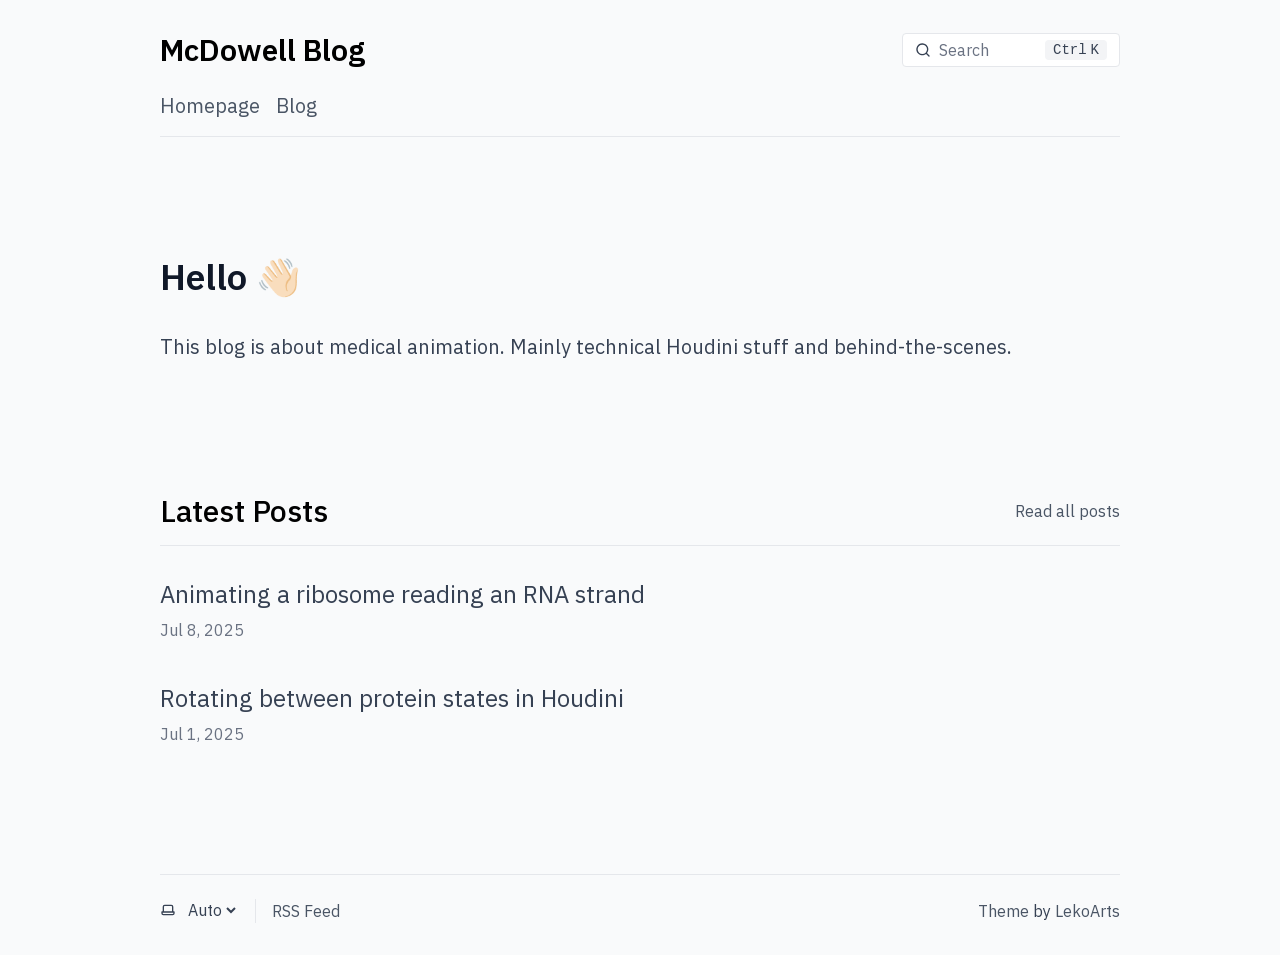
<file: index.html>
<!DOCTYPE html><html lang="en-US"> <head><meta charset="UTF-8"><meta name="viewport" content="width=device-width"><link rel="icon" type="image/svg+xml" href="/favicon.svg"><meta name="generator" content="Astro v5.18.0"><style>@font-face{font-family:"IBM Plex Sans-6c876a4f399f8af5";src:url("/_astro/fonts/c8daa8b7a2b17472.woff2") format("woff2");font-display:swap;unicode-range:U+0000-00FF,U+0131,U+0152-0153,U+02BB-02BC,U+02C6,U+02DA,U+02DC,U+0304,U+0308,U+0329,U+2000-206F,U+20AC,U+2122,U+2191,U+2193,U+2212,U+2215,U+FEFF,U+FFFD;font-weight:400;font-style:italic;}@font-face{font-family:"IBM Plex Sans-6c876a4f399f8af5";src:url("/_astro/fonts/c8daa8b7a2b17472.woff2") format("woff2");font-display:swap;unicode-range:U+0000-00FF,U+0131,U+0152-0153,U+02BB-02BC,U+02C6,U+02DA,U+02DC,U+0304,U+0308,U+0329,U+2000-206F,U+20AC,U+2122,U+2191,U+2193,U+2212,U+2215,U+FEFF,U+FFFD;font-weight:500;font-style:italic;}@font-face{font-family:"IBM Plex Sans-6c876a4f399f8af5";src:url("/_astro/fonts/c8daa8b7a2b17472.woff2") format("woff2");font-display:swap;unicode-range:U+0000-00FF,U+0131,U+0152-0153,U+02BB-02BC,U+02C6,U+02DA,U+02DC,U+0304,U+0308,U+0329,U+2000-206F,U+20AC,U+2122,U+2191,U+2193,U+2212,U+2215,U+FEFF,U+FFFD;font-weight:600;font-style:italic;}@font-face{font-family:"IBM Plex Sans-6c876a4f399f8af5";src:url("/_astro/fonts/2eb6e0e4fc33dd24.woff2") format("woff2");font-display:swap;unicode-range:U+0000-00FF,U+0131,U+0152-0153,U+02BB-02BC,U+02C6,U+02DA,U+02DC,U+0304,U+0308,U+0329,U+2000-206F,U+20AC,U+2122,U+2191,U+2193,U+2212,U+2215,U+FEFF,U+FFFD;font-weight:400;font-style:normal;}@font-face{font-family:"IBM Plex Sans-6c876a4f399f8af5";src:url("/_astro/fonts/2eb6e0e4fc33dd24.woff2") format("woff2");font-display:swap;unicode-range:U+0000-00FF,U+0131,U+0152-0153,U+02BB-02BC,U+02C6,U+02DA,U+02DC,U+0304,U+0308,U+0329,U+2000-206F,U+20AC,U+2122,U+2191,U+2193,U+2212,U+2215,U+FEFF,U+FFFD;font-weight:500;font-style:normal;}@font-face{font-family:"IBM Plex Sans-6c876a4f399f8af5";src:url("/_astro/fonts/2eb6e0e4fc33dd24.woff2") format("woff2");font-display:swap;unicode-range:U+0000-00FF,U+0131,U+0152-0153,U+02BB-02BC,U+02C6,U+02DA,U+02DC,U+0304,U+0308,U+0329,U+2000-206F,U+20AC,U+2122,U+2191,U+2193,U+2212,U+2215,U+FEFF,U+FFFD;font-weight:600;font-style:normal;}@font-face{font-family:"IBM Plex Sans-6c876a4f399f8af5 fallback: Arial";src:local("Arial");font-display:swap;font-weight:400;font-style:italic;size-adjust:99.5961%;ascent-override:102.9157%;descent-override:27.6115%;line-gap-override:0%;}@font-face{font-family:"IBM Plex Sans-6c876a4f399f8af5 fallback: Arial";src:local("Arial");font-display:swap;font-weight:500;font-style:italic;size-adjust:99.5961%;ascent-override:102.9157%;descent-override:27.6115%;line-gap-override:0%;}@font-face{font-family:"IBM Plex Sans-6c876a4f399f8af5 fallback: Arial";src:local("Arial");font-display:swap;font-weight:600;font-style:italic;size-adjust:99.5961%;ascent-override:102.9157%;descent-override:27.6115%;line-gap-override:0%;}@font-face{font-family:"IBM Plex Sans-6c876a4f399f8af5 fallback: Arial";src:local("Arial");font-display:swap;font-weight:400;font-style:normal;size-adjust:99.5961%;ascent-override:102.9157%;descent-override:27.6115%;line-gap-override:0%;}@font-face{font-family:"IBM Plex Sans-6c876a4f399f8af5 fallback: Arial";src:local("Arial");font-display:swap;font-weight:500;font-style:normal;size-adjust:99.5961%;ascent-override:102.9157%;descent-override:27.6115%;line-gap-override:0%;}@font-face{font-family:"IBM Plex Sans-6c876a4f399f8af5 fallback: Arial";src:local("Arial");font-display:swap;font-weight:600;font-style:normal;size-adjust:99.5961%;ascent-override:102.9157%;descent-override:27.6115%;line-gap-override:0%;}:root{--font-plex-sans:"IBM Plex Sans-6c876a4f399f8af5","IBM Plex Sans-6c876a4f399f8af5 fallback: Arial",sans-serif;}</style><link rel="preload" href="/_astro/fonts/c8daa8b7a2b17472.woff2" as="font" type="font/woff2" crossorigin><link rel="preload" href="/_astro/fonts/2eb6e0e4fc33dd24.woff2" as="font" type="font/woff2" crossorigin><script>
	window.AtmbThemeProvider = (() => {
		const storedTheme = typeof localStorage !== 'undefined' && localStorage.getItem('atmb-theme')
		const theme = storedTheme || (window.matchMedia('(prefers-color-scheme: light)').matches ? 'light' : 'dark')
		document.documentElement.dataset.theme = theme === 'light' ? 'light' : 'dark'
		return {
			updatePickers(theme = storedTheme || 'auto') {
				document.querySelectorAll('atmb-theme-select').forEach((picker) => {
					const select = picker.querySelector('select')
					// prettier-ignore
					if (select)
select.value = theme
					/** @type {HTMLTemplateElement | null} */
					const tmpl = document.querySelector(`#theme-icons`)
					const newIcon = tmpl && tmpl.content.querySelector(`.${theme}`)
					if (newIcon) {
						const oldIcon = picker.querySelector('svg.label-icon')
						if (oldIcon) {
							oldIcon.replaceChildren(...newIcon.cloneNode(true).childNodes)
						}
					}
				})
			},
		}
	})()
</script><template id="theme-icons"><svg aria-hidden="true" class="light label-icon" width="16" height="16" viewBox="0 0 24 24" fill="currentColor"><path d="M5 12a1 1 0 0 0-1-1H3a1 1 0 0 0 0 2h1a1 1 0 0 0 1-1Zm.64 5-.71.71a1 1 0 0 0 0 1.41 1 1 0 0 0 1.41 0l.71-.71A1 1 0 0 0 5.64 17ZM12 5a1 1 0 0 0 1-1V3a1 1 0 0 0-2 0v1a1 1 0 0 0 1 1Zm5.66 2.34a1 1 0 0 0 .7-.29l.71-.71a1 1 0 1 0-1.41-1.41l-.66.71a1 1 0 0 0 0 1.41 1 1 0 0 0 .66.29Zm-12-.29a1 1 0 0 0 1.41 0 1 1 0 0 0 0-1.41l-.71-.71a1.004 1.004 0 1 0-1.43 1.41l.73.71ZM21 11h-1a1 1 0 0 0 0 2h1a1 1 0 0 0 0-2Zm-2.64 6A1 1 0 0 0 17 18.36l.71.71a1 1 0 0 0 1.41 0 1 1 0 0 0 0-1.41l-.76-.66ZM12 6.5a5.5 5.5 0 1 0 5.5 5.5A5.51 5.51 0 0 0 12 6.5Zm0 9a3.5 3.5 0 1 1 0-7 3.5 3.5 0 0 1 0 7Zm0 3.5a1 1 0 0 0-1 1v1a1 1 0 0 0 2 0v-1a1 1 0 0 0-1-1Z"/></svg><svg aria-hidden="true" class="dark label-icon" width="16" height="16" viewBox="0 0 24 24" fill="currentColor"><path d="M21.64 13a1 1 0 0 0-1.05-.14 8.049 8.049 0 0 1-3.37.73 8.15 8.15 0 0 1-8.14-8.1 8.59 8.59 0 0 1 .25-2A1 1 0 0 0 8 2.36a10.14 10.14 0 1 0 14 11.69 1 1 0 0 0-.36-1.05Zm-9.5 6.69A8.14 8.14 0 0 1 7.08 5.22v.27a10.15 10.15 0 0 0 10.14 10.14 9.784 9.784 0 0 0 2.1-.22 8.11 8.11 0 0 1-7.18 4.32v-.04Z"/></svg><svg aria-hidden="true" class="auto label-icon" width="16" height="16" viewBox="0 0 24 24" fill="currentColor"><path d="M21 14h-1V7a3 3 0 0 0-3-3H7a3 3 0 0 0-3 3v7H3a1 1 0 0 0-1 1v2a3 3 0 0 0 3 3h14a3 3 0 0 0 3-3v-2a1 1 0 0 0-1-1ZM6 7a1 1 0 0 1 1-1h10a1 1 0 0 1 1 1v7H6V7Zm14 10a1 1 0 0 1-1 1H5a1 1 0 0 1-1-1v-1h16v1Z"/></svg></template><title>McDowell Blog</title><meta name="description" content="This blog is about medical animation. Mainly technical Houdini stuff and behind-the-scenes."><meta name="image" content="https://mcdowell-animation.github.io/og-image.png"><link rel="alternate" type="application/rss+xml" title="McDowell Blog" href="https://mcdowell-animation.github.io/rss.xml"><link rel="canonical" href="https://mcdowell-animation.github.io/"><meta property="og:title" content="McDowell Blog"><meta property="og:url" content="https://mcdowell-animation.github.io/"><meta property="og:description" content="This blog is about medical animation. Mainly technical Houdini stuff and behind-the-scenes."><meta property="og:image" content="https://mcdowell-animation.github.io/og-image.png"><meta property="og:type" content="website"><meta name="twitter:card" content="summary_large_image"><meta name="twitter:title" content="McDowell Blog"><meta name="twitter:url" content="https://mcdowell-animation.github.io/"><meta name="twitter:description" content="This blog is about medical animation. Mainly technical Houdini stuff and behind-the-scenes."><meta name="twitter:image" content="https://mcdowell-animation.github.io/og-image.png"><link rel="stylesheet" href="/_astro/_blog_.CKvP8Qco.css"></head> <body class="min-h-screen bg-bg text-text"> <a class="border-0 h-px w-px -m-px p-0 overflow-hidden absolute focus:p-4 focus:fixed focus:top-1 focus:left-1 focus:bg-gray-100 dark:focus:bg-gray-800 focus:z-50 focus:w-auto focus:h-auto focus:text-black dark:focus:text-white" href="#skip-to-content" data-astro-cid-efynd3a5>Skip to content</a>  <header class="container"> <span class="block" style="height:calc(var(--spacing) * 8);min-height:calc(var(--spacing) * 8);width:1px;min-width:1px"></span> <div class="flex flex-row justify-between items-center"> <div> <a class="font-semibold text-xl md:text-2xl lg:text-3xl text-highlight" href="/" aria-label="McDowell Blog - Back to home">McDowell Blog</a> </div> <site-search class="contents"> <button class="flex items-center sm:border sm:border-border sm:rounded-sm gap-2 sm:py-1 sm:px-3 sm:bg-white sm:dark:bg-black hover:cursor-pointer hover:border-gray-400 dark:hover:border-gray-500" data-open-modal disabled aria-label="Search" aria-keyshortcuts="Control+K"> <svg aria-hidden="true" class="w-5 h-5 sm:w-4 sm:h-4" width="16" height="16" viewBox="0 0 24 24" fill="currentColor"><path d="M21.71 20.29 18 16.61A9 9 0 1 0 16.61 18l3.68 3.68a.999.999 0 0 0 1.42 0 1 1 0 0 0 0-1.39ZM11 18a7 7 0 1 1 0-14 7 7 0 0 1 0 14Z"/></svg> <span class="hidden sm:block text-faded" aria-hidden="true">Search</span> <kbd class="hidden sm:flex bg-gray-100 dark:bg-gray-800 px-2 rounded-sm gap-1 ml-0 sm:ml-8 md:ml-12" style="display: none;"> <kbd class="text-sm">Ctrl</kbd><kbd class="text-sm">K</kbd> </kbd> </button> <dialog class="p-0 m-0 w-full h-full max-w-full max-h-full shadow-xl open:flex flex-col backdrop:backdrop-blur-lg backdrop:bg-gray-900/20 border border-gray-300 dark:border-gray-600 sm:w-[90%] sm:max-w-3xl sm:h-max sm:min-h-64 sm:max-h-[calc(100%-8rem)] sm:rounded-lg sm:mt-12 sm:mx-auto bg-gray-100 dark:bg-gray-800" aria-label="Search"> <div id="dialog-frame" class="relative overflow-auto flex flex-col gap-2 p-4 grow"> <button data-close-modal class="flex absolute self-end items-center p-0.5 text-subtle z-10 cursor-pointer sm:hidden">
Cancel
</button> <div class="search-container"> <div id="search"></div> </div> </div> <div class="hidden sm:block px-4 py-2 bg-gray-50 dark:bg-gray-900 text-faded"> <kbd class="text-sm bg-gray-100 dark:bg-gray-800 px-2 py-1 rounded-sm mr-1">Esc</kbd> to close
</div> </dialog> </site-search> <script>
	/* eslint-disable antfu/if-newline */
	;(() => {
		const openBtn = document.querySelector('button[data-open-modal]')
		const shortcut = openBtn?.querySelector('kbd')
		if (!openBtn || !(shortcut instanceof HTMLElement)) return
		const platformKey = shortcut.querySelector('kbd')
		if (platformKey && /Mac|iPhone|iPod|iPad/i.test(navigator.platform)) {
			platformKey.textContent = '⌘'
			openBtn.setAttribute('aria-keyshortcuts', 'Meta+K')
		}
		shortcut.style.display = ''
	})()
</script> <script type="module" src="/_astro/search.astro_astro_type_script_index_0_lang.BXQOI-XX.js"></script>  </div> <span class="block" style="height:calc(var(--spacing) * 6);min-height:calc(var(--spacing) * 6);width:1px;min-width:1px"></span> <div class="flex flex-row justify-between items-center border-b border-border pb-4 text-lg md:text-xl"> <nav aria-label="Primary navigation" class="flex gap-4"> <a class="text-subtle hover:underline hover:text-highlight" href="https://www.mcdowell.nl" aria-current="false">Homepage</a><a class="text-subtle hover:underline hover:text-highlight" href="/blog/" aria-current="false">Blog</a> </nav> <div class="flex gap-4">  </div> </div> <span class="block" style="height:calc(var(--spacing) * 16);min-height:calc(var(--spacing) * 16);width:1px;min-width:1px"></span> </header>   <main id="skip-to-content" class="container"> <h1 class="sr-only">McDowell Blog</h1> <div class="prose max-w-none dark:prose-invert prose-base md:prose-lg lg:prose-xl prose-a:hover:no-underline prose-h1:[font-size:1.8em] md:prose-h1:[font-size:2.1em] lg:prose-h1:[font-size:2.4em] prose-inline-code:before:content-[''] prose-inline-code:after:content-[''] prose-inline-code:font-normal prose-inline-code:bg-(--color-ic-bg) prose-inline-code:rounded prose-inline-code:px-1.5 prose-inline-code:py-0.5 prose-inline-code:border-(length:--ec-brdWd) prose-inline-code:border-(--color-ic-border) prose-img:rounded-lg">  <div class="markdown-heading"><h2 id="hello-" tabindex="-1">Hello 👋🏻</h2><a aria-label="Permalink: Hello 👋🏻" class="anchor" href="#hello-"><svg class="anchor-icon" viewBox="0 0 16 16" aria-hidden="true"><path d="m7.775 3.275 1.25-1.25a3.5 3.5 0 1 1 4.95 4.95l-2.5 2.5a3.5 3.5 0 0 1-4.95 0 .751.751 0 0 1 .018-1.042.751.751 0 0 1 1.042-.018 1.998 1.998 0 0 0 2.83 0l2.5-2.5a2.002 2.002 0 0 0-2.83-2.83l-1.25 1.25a.751.751 0 0 1-1.042-.018.751.751 0 0 1-.018-1.042Zm-4.69 9.64a1.998 1.998 0 0 0 2.83 0l1.25-1.25a.751.751 0 0 1 1.042.018.751.751 0 0 1 .018 1.042l-1.25 1.25a3.5 3.5 0 1 1-4.95-4.95l2.5-2.5a3.5 3.5 0 0 1 4.95 0 .751.751 0 0 1-.018 1.042.751.751 0 0 1-1.042.018 1.998 1.998 0 0 0-2.83 0l-2.5 2.5a1.998 1.998 0 0 0 0 2.83Z"></path></svg></a></div>
<p>This blog is about medical animation. Mainly technical Houdini stuff and behind-the-scenes.</p>  </div> <span class="block" style="height:calc(var(--spacing) * 32);min-height:calc(var(--spacing) * 32);width:1px;min-width:1px"></span> <section> <div class="border-b border-border pb-4 flex justify-between items-center"> <h2 class="font-medium text-xl md:text-2xl lg:text-3xl text-highlight">Latest Posts</h2> <div><a class="text-subtle hover:underline hover:text-highlight" href="/blog/">Read all posts</a></div> </div> <span class="block" style="height:calc(var(--spacing) * 8);min-height:calc(var(--spacing) * 8);width:1px;min-width:1px"></span> <div class="flex gap-10 flex-col"> <div> <a class="text-lg md:text-xl lg:text-2xl hover:underline hover:text-highlight" href="/animating-a-ribosome-reading-an-rna-strand/">Animating a ribosome reading an RNA strand</a> <span class="block" style="height:calc(var(--spacing) * 2);min-height:calc(var(--spacing) * 2);width:1px;min-width:1px"></span> <div class="text-faded">Jul 8, 2025</div> </div><div> <a class="text-lg md:text-xl lg:text-2xl hover:underline hover:text-highlight" href="/rotating-between-protein-states-in-houdini/">Rotating between protein states in Houdini</a> <span class="block" style="height:calc(var(--spacing) * 2);min-height:calc(var(--spacing) * 2);width:1px;min-width:1px"></span> <div class="text-faded">Jul 1, 2025</div> </div> </div> </section> </main>  <footer class="container"> <span class="block" style="height:calc(var(--spacing) * 32);min-height:calc(var(--spacing) * 32);width:1px;min-width:1px"></span> <div class="flex flex-row justify-between items-center pt-6 border-t border-border"> <div class="flex gap-4"> <atmb-theme-select> <label class="relative flex items-center gap-2"> <span class="sr-only">Select theme</span> <svg aria-hidden="true" class="icon label-icon" width="16" height="16" viewBox="0 0 24 24" fill="currentColor"><path d="M21 14h-1V7a3 3 0 0 0-3-3H7a3 3 0 0 0-3 3v7H3a1 1 0 0 0-1 1v2a3 3 0 0 0 3 3h14a3 3 0 0 0 3-3v-2a1 1 0 0 0-1-1ZM6 7a1 1 0 0 1 1-1h10a1 1 0 0 1 1 1v7H6V7Zm14 10a1 1 0 0 1-1 1H5a1 1 0 0 1-1-1v-1h16v1Z"/></svg> <select value="auto" autocomplete="off"> <option value="dark">Dark</option><option value="light">Light</option><option value="auto" selected>Auto</option> </select> </label> </atmb-theme-select>  <script>
	AtmbThemeProvider.updatePickers()
</script> <script type="module">const a="atmb-theme";function n(e){return e==="auto"||e==="dark"||e==="light"?e:"auto"}function o(){return n(typeof localStorage<"u"&&localStorage.getItem(a))}function c(e){typeof localStorage<"u"&&localStorage.setItem(a,e==="light"||e==="dark"?e:"")}function l(){return matchMedia("(prefers-color-scheme: light)").matches?"light":"dark"}function t(e){AtmbThemeProvider.updatePickers(e),document.documentElement.dataset.theme=e==="auto"?l():e,c(e)}matchMedia("(prefers-color-scheme: light)").addEventListener("change",()=>{o()==="auto"&&t("auto")});class s extends HTMLElement{constructor(){super(),t(o()),this.querySelector("select")?.addEventListener("change",r=>{r.currentTarget instanceof HTMLSelectElement&&t(n(r.currentTarget.value))})}}customElements.get("atmb-theme-select")||customElements.define("atmb-theme-select",s);</script> <span class="w-px h-auto bg-border"></span> <a class="text-subtle hover:underline hover:text-highlight" href="/rss.xml">RSS Feed</a> </div> <div> <a class="text-subtle hover:underline hover:text-highlight" href="http://github.com/LekoArts/astro-theme-minimal-blog">Theme</a> by <a class="text-subtle hover:underline hover:text-highlight" href="https://www.lekoarts.de/?utm_source=astro-theme-minimal-blog">LekoArts</a> </div> </div> <span class="block" style="height:calc(var(--spacing) * 8);min-height:calc(var(--spacing) * 8);width:1px;min-width:1px"></span> </footer> </body></html>
</file>
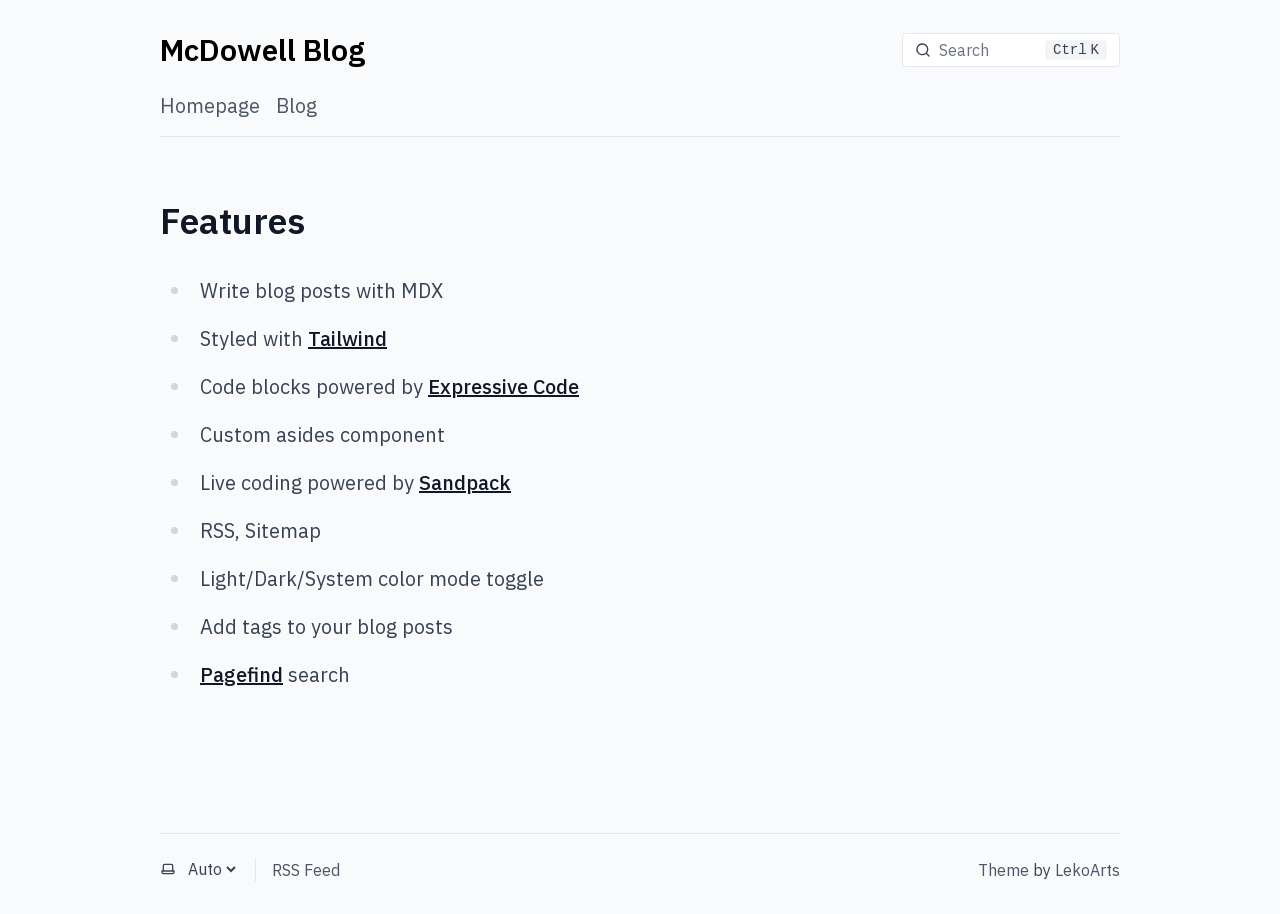
<file: about/index.html>
<!DOCTYPE html><html lang="en-US"> <head><meta charset="UTF-8"><meta name="viewport" content="width=device-width"><link rel="icon" type="image/svg+xml" href="/favicon.svg"><meta name="generator" content="Astro v5.18.0"><style>@font-face{font-family:"IBM Plex Sans-6c876a4f399f8af5";src:url("/_astro/fonts/c8daa8b7a2b17472.woff2") format("woff2");font-display:swap;unicode-range:U+0000-00FF,U+0131,U+0152-0153,U+02BB-02BC,U+02C6,U+02DA,U+02DC,U+0304,U+0308,U+0329,U+2000-206F,U+20AC,U+2122,U+2191,U+2193,U+2212,U+2215,U+FEFF,U+FFFD;font-weight:400;font-style:italic;}@font-face{font-family:"IBM Plex Sans-6c876a4f399f8af5";src:url("/_astro/fonts/c8daa8b7a2b17472.woff2") format("woff2");font-display:swap;unicode-range:U+0000-00FF,U+0131,U+0152-0153,U+02BB-02BC,U+02C6,U+02DA,U+02DC,U+0304,U+0308,U+0329,U+2000-206F,U+20AC,U+2122,U+2191,U+2193,U+2212,U+2215,U+FEFF,U+FFFD;font-weight:500;font-style:italic;}@font-face{font-family:"IBM Plex Sans-6c876a4f399f8af5";src:url("/_astro/fonts/c8daa8b7a2b17472.woff2") format("woff2");font-display:swap;unicode-range:U+0000-00FF,U+0131,U+0152-0153,U+02BB-02BC,U+02C6,U+02DA,U+02DC,U+0304,U+0308,U+0329,U+2000-206F,U+20AC,U+2122,U+2191,U+2193,U+2212,U+2215,U+FEFF,U+FFFD;font-weight:600;font-style:italic;}@font-face{font-family:"IBM Plex Sans-6c876a4f399f8af5";src:url("/_astro/fonts/2eb6e0e4fc33dd24.woff2") format("woff2");font-display:swap;unicode-range:U+0000-00FF,U+0131,U+0152-0153,U+02BB-02BC,U+02C6,U+02DA,U+02DC,U+0304,U+0308,U+0329,U+2000-206F,U+20AC,U+2122,U+2191,U+2193,U+2212,U+2215,U+FEFF,U+FFFD;font-weight:400;font-style:normal;}@font-face{font-family:"IBM Plex Sans-6c876a4f399f8af5";src:url("/_astro/fonts/2eb6e0e4fc33dd24.woff2") format("woff2");font-display:swap;unicode-range:U+0000-00FF,U+0131,U+0152-0153,U+02BB-02BC,U+02C6,U+02DA,U+02DC,U+0304,U+0308,U+0329,U+2000-206F,U+20AC,U+2122,U+2191,U+2193,U+2212,U+2215,U+FEFF,U+FFFD;font-weight:500;font-style:normal;}@font-face{font-family:"IBM Plex Sans-6c876a4f399f8af5";src:url("/_astro/fonts/2eb6e0e4fc33dd24.woff2") format("woff2");font-display:swap;unicode-range:U+0000-00FF,U+0131,U+0152-0153,U+02BB-02BC,U+02C6,U+02DA,U+02DC,U+0304,U+0308,U+0329,U+2000-206F,U+20AC,U+2122,U+2191,U+2193,U+2212,U+2215,U+FEFF,U+FFFD;font-weight:600;font-style:normal;}@font-face{font-family:"IBM Plex Sans-6c876a4f399f8af5 fallback: Arial";src:local("Arial");font-display:swap;font-weight:400;font-style:italic;size-adjust:99.5961%;ascent-override:102.9157%;descent-override:27.6115%;line-gap-override:0%;}@font-face{font-family:"IBM Plex Sans-6c876a4f399f8af5 fallback: Arial";src:local("Arial");font-display:swap;font-weight:500;font-style:italic;size-adjust:99.5961%;ascent-override:102.9157%;descent-override:27.6115%;line-gap-override:0%;}@font-face{font-family:"IBM Plex Sans-6c876a4f399f8af5 fallback: Arial";src:local("Arial");font-display:swap;font-weight:600;font-style:italic;size-adjust:99.5961%;ascent-override:102.9157%;descent-override:27.6115%;line-gap-override:0%;}@font-face{font-family:"IBM Plex Sans-6c876a4f399f8af5 fallback: Arial";src:local("Arial");font-display:swap;font-weight:400;font-style:normal;size-adjust:99.5961%;ascent-override:102.9157%;descent-override:27.6115%;line-gap-override:0%;}@font-face{font-family:"IBM Plex Sans-6c876a4f399f8af5 fallback: Arial";src:local("Arial");font-display:swap;font-weight:500;font-style:normal;size-adjust:99.5961%;ascent-override:102.9157%;descent-override:27.6115%;line-gap-override:0%;}@font-face{font-family:"IBM Plex Sans-6c876a4f399f8af5 fallback: Arial";src:local("Arial");font-display:swap;font-weight:600;font-style:normal;size-adjust:99.5961%;ascent-override:102.9157%;descent-override:27.6115%;line-gap-override:0%;}:root{--font-plex-sans:"IBM Plex Sans-6c876a4f399f8af5","IBM Plex Sans-6c876a4f399f8af5 fallback: Arial",sans-serif;}</style><link rel="preload" href="/_astro/fonts/c8daa8b7a2b17472.woff2" as="font" type="font/woff2" crossorigin><link rel="preload" href="/_astro/fonts/2eb6e0e4fc33dd24.woff2" as="font" type="font/woff2" crossorigin><script>
	window.AtmbThemeProvider = (() => {
		const storedTheme = typeof localStorage !== 'undefined' && localStorage.getItem('atmb-theme')
		const theme = storedTheme || (window.matchMedia('(prefers-color-scheme: light)').matches ? 'light' : 'dark')
		document.documentElement.dataset.theme = theme === 'light' ? 'light' : 'dark'
		return {
			updatePickers(theme = storedTheme || 'auto') {
				document.querySelectorAll('atmb-theme-select').forEach((picker) => {
					const select = picker.querySelector('select')
					// prettier-ignore
					if (select)
select.value = theme
					/** @type {HTMLTemplateElement | null} */
					const tmpl = document.querySelector(`#theme-icons`)
					const newIcon = tmpl && tmpl.content.querySelector(`.${theme}`)
					if (newIcon) {
						const oldIcon = picker.querySelector('svg.label-icon')
						if (oldIcon) {
							oldIcon.replaceChildren(...newIcon.cloneNode(true).childNodes)
						}
					}
				})
			},
		}
	})()
</script><template id="theme-icons"><svg aria-hidden="true" class="light label-icon" width="16" height="16" viewBox="0 0 24 24" fill="currentColor"><path d="M5 12a1 1 0 0 0-1-1H3a1 1 0 0 0 0 2h1a1 1 0 0 0 1-1Zm.64 5-.71.71a1 1 0 0 0 0 1.41 1 1 0 0 0 1.41 0l.71-.71A1 1 0 0 0 5.64 17ZM12 5a1 1 0 0 0 1-1V3a1 1 0 0 0-2 0v1a1 1 0 0 0 1 1Zm5.66 2.34a1 1 0 0 0 .7-.29l.71-.71a1 1 0 1 0-1.41-1.41l-.66.71a1 1 0 0 0 0 1.41 1 1 0 0 0 .66.29Zm-12-.29a1 1 0 0 0 1.41 0 1 1 0 0 0 0-1.41l-.71-.71a1.004 1.004 0 1 0-1.43 1.41l.73.71ZM21 11h-1a1 1 0 0 0 0 2h1a1 1 0 0 0 0-2Zm-2.64 6A1 1 0 0 0 17 18.36l.71.71a1 1 0 0 0 1.41 0 1 1 0 0 0 0-1.41l-.76-.66ZM12 6.5a5.5 5.5 0 1 0 5.5 5.5A5.51 5.51 0 0 0 12 6.5Zm0 9a3.5 3.5 0 1 1 0-7 3.5 3.5 0 0 1 0 7Zm0 3.5a1 1 0 0 0-1 1v1a1 1 0 0 0 2 0v-1a1 1 0 0 0-1-1Z"/></svg><svg aria-hidden="true" class="dark label-icon" width="16" height="16" viewBox="0 0 24 24" fill="currentColor"><path d="M21.64 13a1 1 0 0 0-1.05-.14 8.049 8.049 0 0 1-3.37.73 8.15 8.15 0 0 1-8.14-8.1 8.59 8.59 0 0 1 .25-2A1 1 0 0 0 8 2.36a10.14 10.14 0 1 0 14 11.69 1 1 0 0 0-.36-1.05Zm-9.5 6.69A8.14 8.14 0 0 1 7.08 5.22v.27a10.15 10.15 0 0 0 10.14 10.14 9.784 9.784 0 0 0 2.1-.22 8.11 8.11 0 0 1-7.18 4.32v-.04Z"/></svg><svg aria-hidden="true" class="auto label-icon" width="16" height="16" viewBox="0 0 24 24" fill="currentColor"><path d="M21 14h-1V7a3 3 0 0 0-3-3H7a3 3 0 0 0-3 3v7H3a1 1 0 0 0-1 1v2a3 3 0 0 0 3 3h14a3 3 0 0 0 3-3v-2a1 1 0 0 0-1-1ZM6 7a1 1 0 0 1 1-1h10a1 1 0 0 1 1 1v7H6V7Zm14 10a1 1 0 0 1-1 1H5a1 1 0 0 1-1-1v-1h16v1Z"/></svg></template><title>About | McDowell Blog</title><meta name="description" content="This blog is about medical animation. Mainly technical Houdini stuff and behind-the-scenes."><meta name="image" content="https://mcdowell-animation.github.io/og-image.png"><link rel="alternate" type="application/rss+xml" title="McDowell Blog" href="https://mcdowell-animation.github.io/rss.xml"><link rel="canonical" href="https://mcdowell-animation.github.io/about/"><meta property="og:title" content="About | McDowell Blog"><meta property="og:url" content="https://mcdowell-animation.github.io/about/"><meta property="og:description" content="This blog is about medical animation. Mainly technical Houdini stuff and behind-the-scenes."><meta property="og:image" content="https://mcdowell-animation.github.io/og-image.png"><meta property="og:type" content="website"><meta name="twitter:card" content="summary_large_image"><meta name="twitter:title" content="About | McDowell Blog"><meta name="twitter:url" content="https://mcdowell-animation.github.io/about/"><meta name="twitter:description" content="This blog is about medical animation. Mainly technical Houdini stuff and behind-the-scenes."><meta name="twitter:image" content="https://mcdowell-animation.github.io/og-image.png"><link rel="stylesheet" href="/_astro/_blog_.CKvP8Qco.css"></head> <body class="min-h-screen bg-bg text-text"> <a class="border-0 h-px w-px -m-px p-0 overflow-hidden absolute focus:p-4 focus:fixed focus:top-1 focus:left-1 focus:bg-gray-100 dark:focus:bg-gray-800 focus:z-50 focus:w-auto focus:h-auto focus:text-black dark:focus:text-white" href="#skip-to-content" data-astro-cid-efynd3a5>Skip to content</a>  <header class="container"> <span class="block" style="height:calc(var(--spacing) * 8);min-height:calc(var(--spacing) * 8);width:1px;min-width:1px"></span> <div class="flex flex-row justify-between items-center"> <div> <a class="font-semibold text-xl md:text-2xl lg:text-3xl text-highlight" href="/" aria-label="McDowell Blog - Back to home">McDowell Blog</a> </div> <site-search class="contents"> <button class="flex items-center sm:border sm:border-border sm:rounded-sm gap-2 sm:py-1 sm:px-3 sm:bg-white sm:dark:bg-black hover:cursor-pointer hover:border-gray-400 dark:hover:border-gray-500" data-open-modal disabled aria-label="Search" aria-keyshortcuts="Control+K"> <svg aria-hidden="true" class="w-5 h-5 sm:w-4 sm:h-4" width="16" height="16" viewBox="0 0 24 24" fill="currentColor"><path d="M21.71 20.29 18 16.61A9 9 0 1 0 16.61 18l3.68 3.68a.999.999 0 0 0 1.42 0 1 1 0 0 0 0-1.39ZM11 18a7 7 0 1 1 0-14 7 7 0 0 1 0 14Z"/></svg> <span class="hidden sm:block text-faded" aria-hidden="true">Search</span> <kbd class="hidden sm:flex bg-gray-100 dark:bg-gray-800 px-2 rounded-sm gap-1 ml-0 sm:ml-8 md:ml-12" style="display: none;"> <kbd class="text-sm">Ctrl</kbd><kbd class="text-sm">K</kbd> </kbd> </button> <dialog class="p-0 m-0 w-full h-full max-w-full max-h-full shadow-xl open:flex flex-col backdrop:backdrop-blur-lg backdrop:bg-gray-900/20 border border-gray-300 dark:border-gray-600 sm:w-[90%] sm:max-w-3xl sm:h-max sm:min-h-64 sm:max-h-[calc(100%-8rem)] sm:rounded-lg sm:mt-12 sm:mx-auto bg-gray-100 dark:bg-gray-800" aria-label="Search"> <div id="dialog-frame" class="relative overflow-auto flex flex-col gap-2 p-4 grow"> <button data-close-modal class="flex absolute self-end items-center p-0.5 text-subtle z-10 cursor-pointer sm:hidden">
Cancel
</button> <div class="search-container"> <div id="search"></div> </div> </div> <div class="hidden sm:block px-4 py-2 bg-gray-50 dark:bg-gray-900 text-faded"> <kbd class="text-sm bg-gray-100 dark:bg-gray-800 px-2 py-1 rounded-sm mr-1">Esc</kbd> to close
</div> </dialog> </site-search> <script>
	/* eslint-disable antfu/if-newline */
	;(() => {
		const openBtn = document.querySelector('button[data-open-modal]')
		const shortcut = openBtn?.querySelector('kbd')
		if (!openBtn || !(shortcut instanceof HTMLElement)) return
		const platformKey = shortcut.querySelector('kbd')
		if (platformKey && /Mac|iPhone|iPod|iPad/i.test(navigator.platform)) {
			platformKey.textContent = '⌘'
			openBtn.setAttribute('aria-keyshortcuts', 'Meta+K')
		}
		shortcut.style.display = ''
	})()
</script> <script type="module" src="/_astro/search.astro_astro_type_script_index_0_lang.BXQOI-XX.js"></script>  </div> <span class="block" style="height:calc(var(--spacing) * 6);min-height:calc(var(--spacing) * 6);width:1px;min-width:1px"></span> <div class="flex flex-row justify-between items-center border-b border-border pb-4 text-lg md:text-xl"> <nav aria-label="Primary navigation" class="flex gap-4"> <a class="text-subtle hover:underline hover:text-highlight" href="https://www.mcdowell.nl" aria-current="false">Homepage</a><a class="text-subtle hover:underline hover:text-highlight" href="/blog/" aria-current="false">Blog</a> </nav> <div class="flex gap-4">  </div> </div> <span class="block" style="height:calc(var(--spacing) * 16);min-height:calc(var(--spacing) * 16);width:1px;min-width:1px"></span> </header>   <main id="skip-to-content" class="container"> <h1 class="sr-only">About</h1> <div class="prose max-w-none dark:prose-invert prose-base md:prose-lg lg:prose-xl prose-a:hover:no-underline prose-h1:[font-size:1.8em] md:prose-h1:[font-size:2.1em] lg:prose-h1:[font-size:2.4em] prose-inline-code:before:content-[''] prose-inline-code:after:content-[''] prose-inline-code:font-normal prose-inline-code:bg-(--color-ic-bg) prose-inline-code:rounded prose-inline-code:px-1.5 prose-inline-code:py-0.5 prose-inline-code:border-(length:--ec-brdWd) prose-inline-code:border-(--color-ic-border) prose-img:rounded-lg">  <h2 class="mt-0!">Features</h2>
<ul>
<li>Write blog posts with MDX</li>
<li>Styled with <a href="https://tailwindcss.com/" class="external_link" rel="nofollow" target="_blank">Tailwind<span class="sr-only"> (opens in a new window)</span></a></li>
<li>Code blocks powered by <a href="https://expressive-code.com/" class="external_link" rel="nofollow" target="_blank">Expressive Code<span class="sr-only"> (opens in a new window)</span></a></li>
<li>Custom asides component</li>
<li>Live coding powered by <a href="https://github.com/codesandbox/sandpack" class="external_link" rel="nofollow" target="_blank">Sandpack<span class="sr-only"> (opens in a new window)</span></a></li>
<li>RSS, Sitemap</li>
<li>Light/Dark/System color mode toggle</li>
<li>Add tags to your blog posts</li>
<li><a href="https://pagefind.app/" class="external_link" rel="nofollow" target="_blank">Pagefind<span class="sr-only"> (opens in a new window)</span></a> search</li>
</ul>  </div> </main>  <footer class="container"> <span class="block" style="height:calc(var(--spacing) * 32);min-height:calc(var(--spacing) * 32);width:1px;min-width:1px"></span> <div class="flex flex-row justify-between items-center pt-6 border-t border-border"> <div class="flex gap-4"> <atmb-theme-select> <label class="relative flex items-center gap-2"> <span class="sr-only">Select theme</span> <svg aria-hidden="true" class="icon label-icon" width="16" height="16" viewBox="0 0 24 24" fill="currentColor"><path d="M21 14h-1V7a3 3 0 0 0-3-3H7a3 3 0 0 0-3 3v7H3a1 1 0 0 0-1 1v2a3 3 0 0 0 3 3h14a3 3 0 0 0 3-3v-2a1 1 0 0 0-1-1ZM6 7a1 1 0 0 1 1-1h10a1 1 0 0 1 1 1v7H6V7Zm14 10a1 1 0 0 1-1 1H5a1 1 0 0 1-1-1v-1h16v1Z"/></svg> <select value="auto" autocomplete="off"> <option value="dark">Dark</option><option value="light">Light</option><option value="auto" selected>Auto</option> </select> </label> </atmb-theme-select>  <script>
	AtmbThemeProvider.updatePickers()
</script> <script type="module">const a="atmb-theme";function n(e){return e==="auto"||e==="dark"||e==="light"?e:"auto"}function o(){return n(typeof localStorage<"u"&&localStorage.getItem(a))}function c(e){typeof localStorage<"u"&&localStorage.setItem(a,e==="light"||e==="dark"?e:"")}function l(){return matchMedia("(prefers-color-scheme: light)").matches?"light":"dark"}function t(e){AtmbThemeProvider.updatePickers(e),document.documentElement.dataset.theme=e==="auto"?l():e,c(e)}matchMedia("(prefers-color-scheme: light)").addEventListener("change",()=>{o()==="auto"&&t("auto")});class s extends HTMLElement{constructor(){super(),t(o()),this.querySelector("select")?.addEventListener("change",r=>{r.currentTarget instanceof HTMLSelectElement&&t(n(r.currentTarget.value))})}}customElements.get("atmb-theme-select")||customElements.define("atmb-theme-select",s);</script> <span class="w-px h-auto bg-border"></span> <a class="text-subtle hover:underline hover:text-highlight" href="/rss.xml">RSS Feed</a> </div> <div> <a class="text-subtle hover:underline hover:text-highlight" href="http://github.com/LekoArts/astro-theme-minimal-blog">Theme</a> by <a class="text-subtle hover:underline hover:text-highlight" href="https://www.lekoarts.de/?utm_source=astro-theme-minimal-blog">LekoArts</a> </div> </div> <span class="block" style="height:calc(var(--spacing) * 8);min-height:calc(var(--spacing) * 8);width:1px;min-width:1px"></span> </footer> </body></html>
</file>
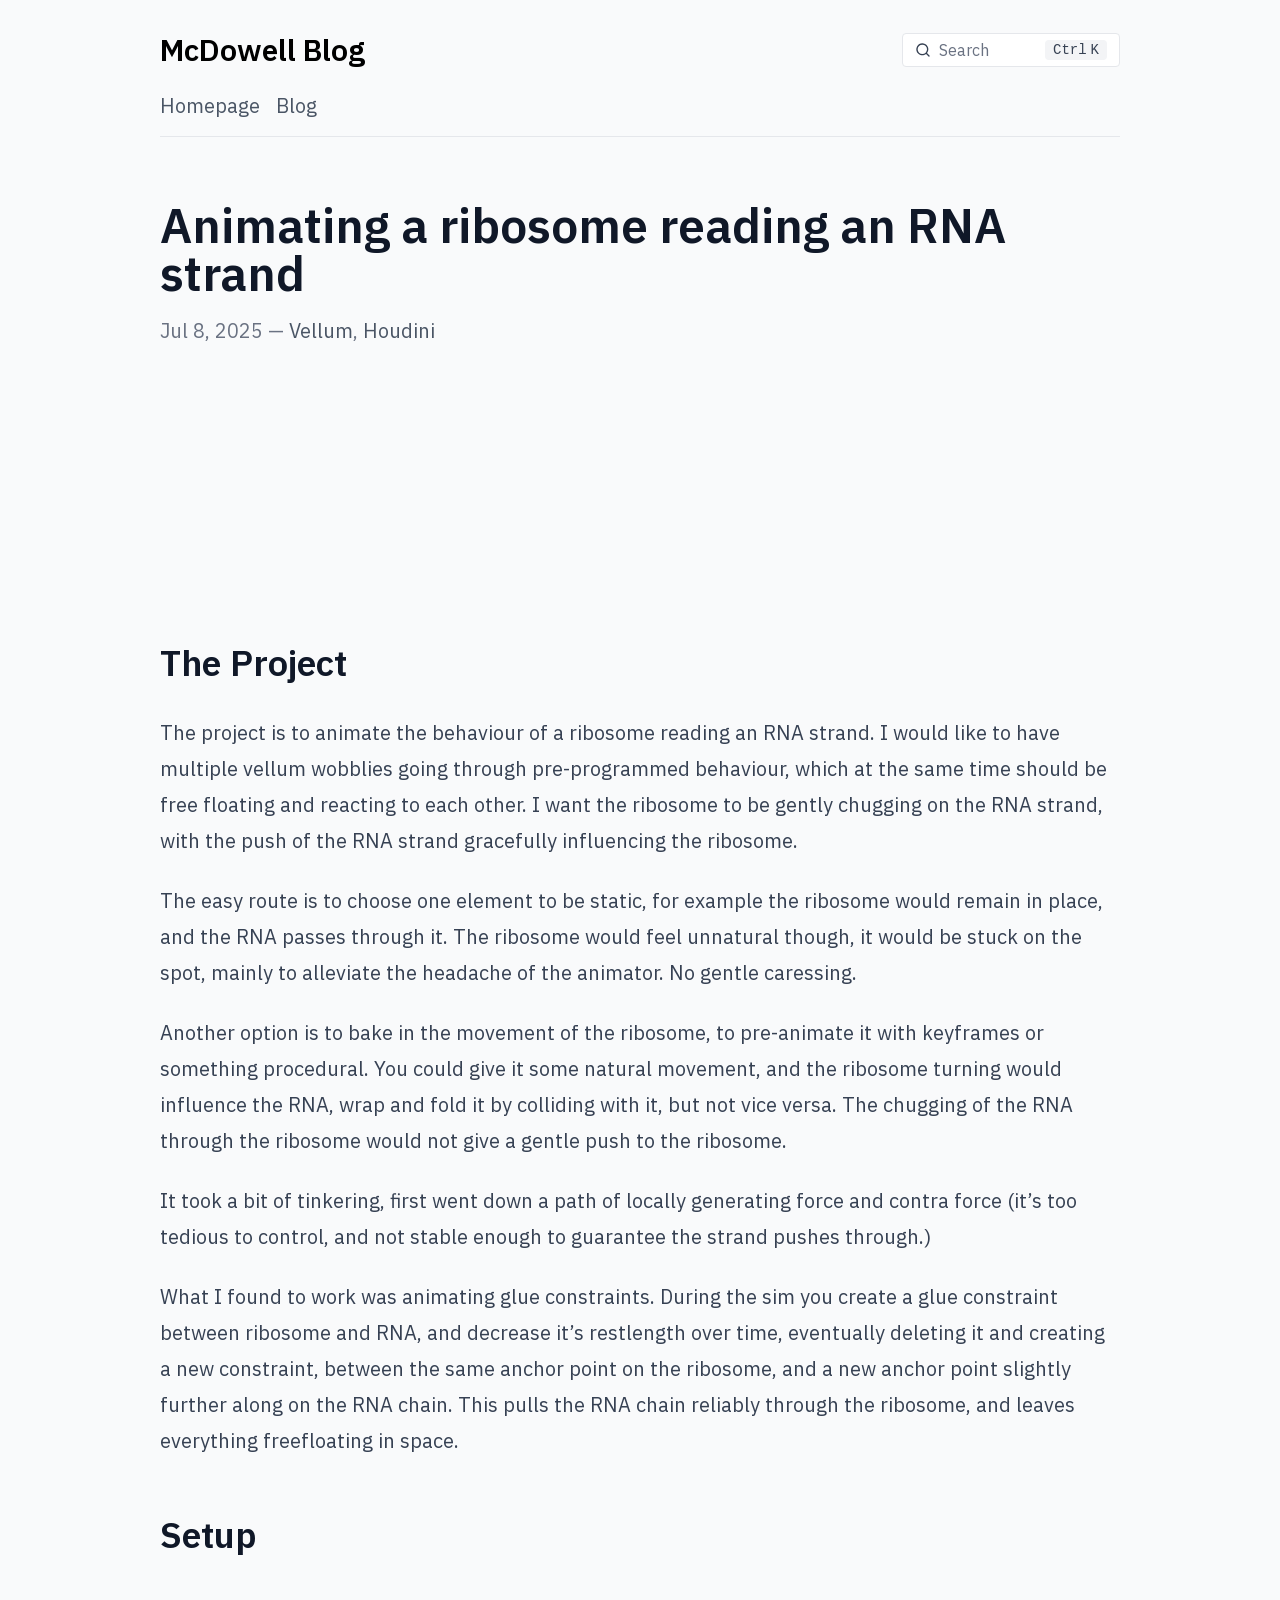
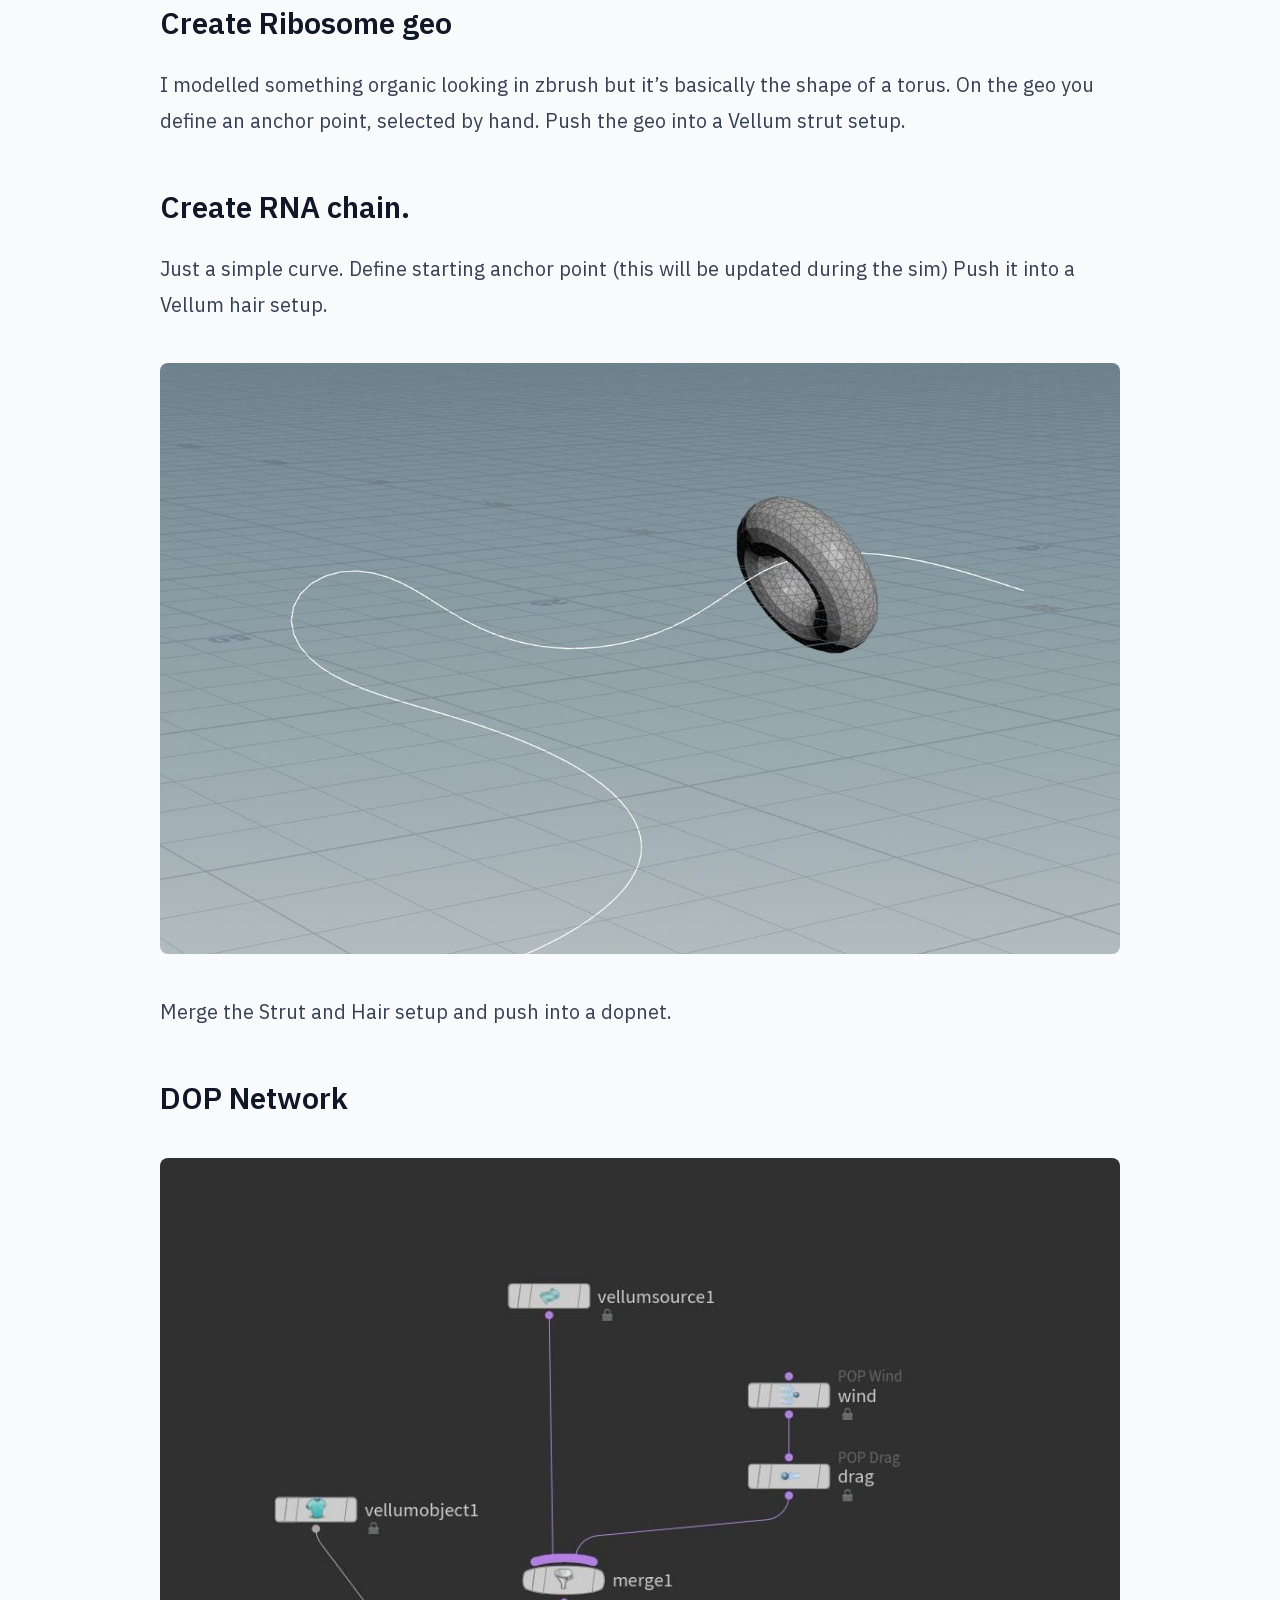
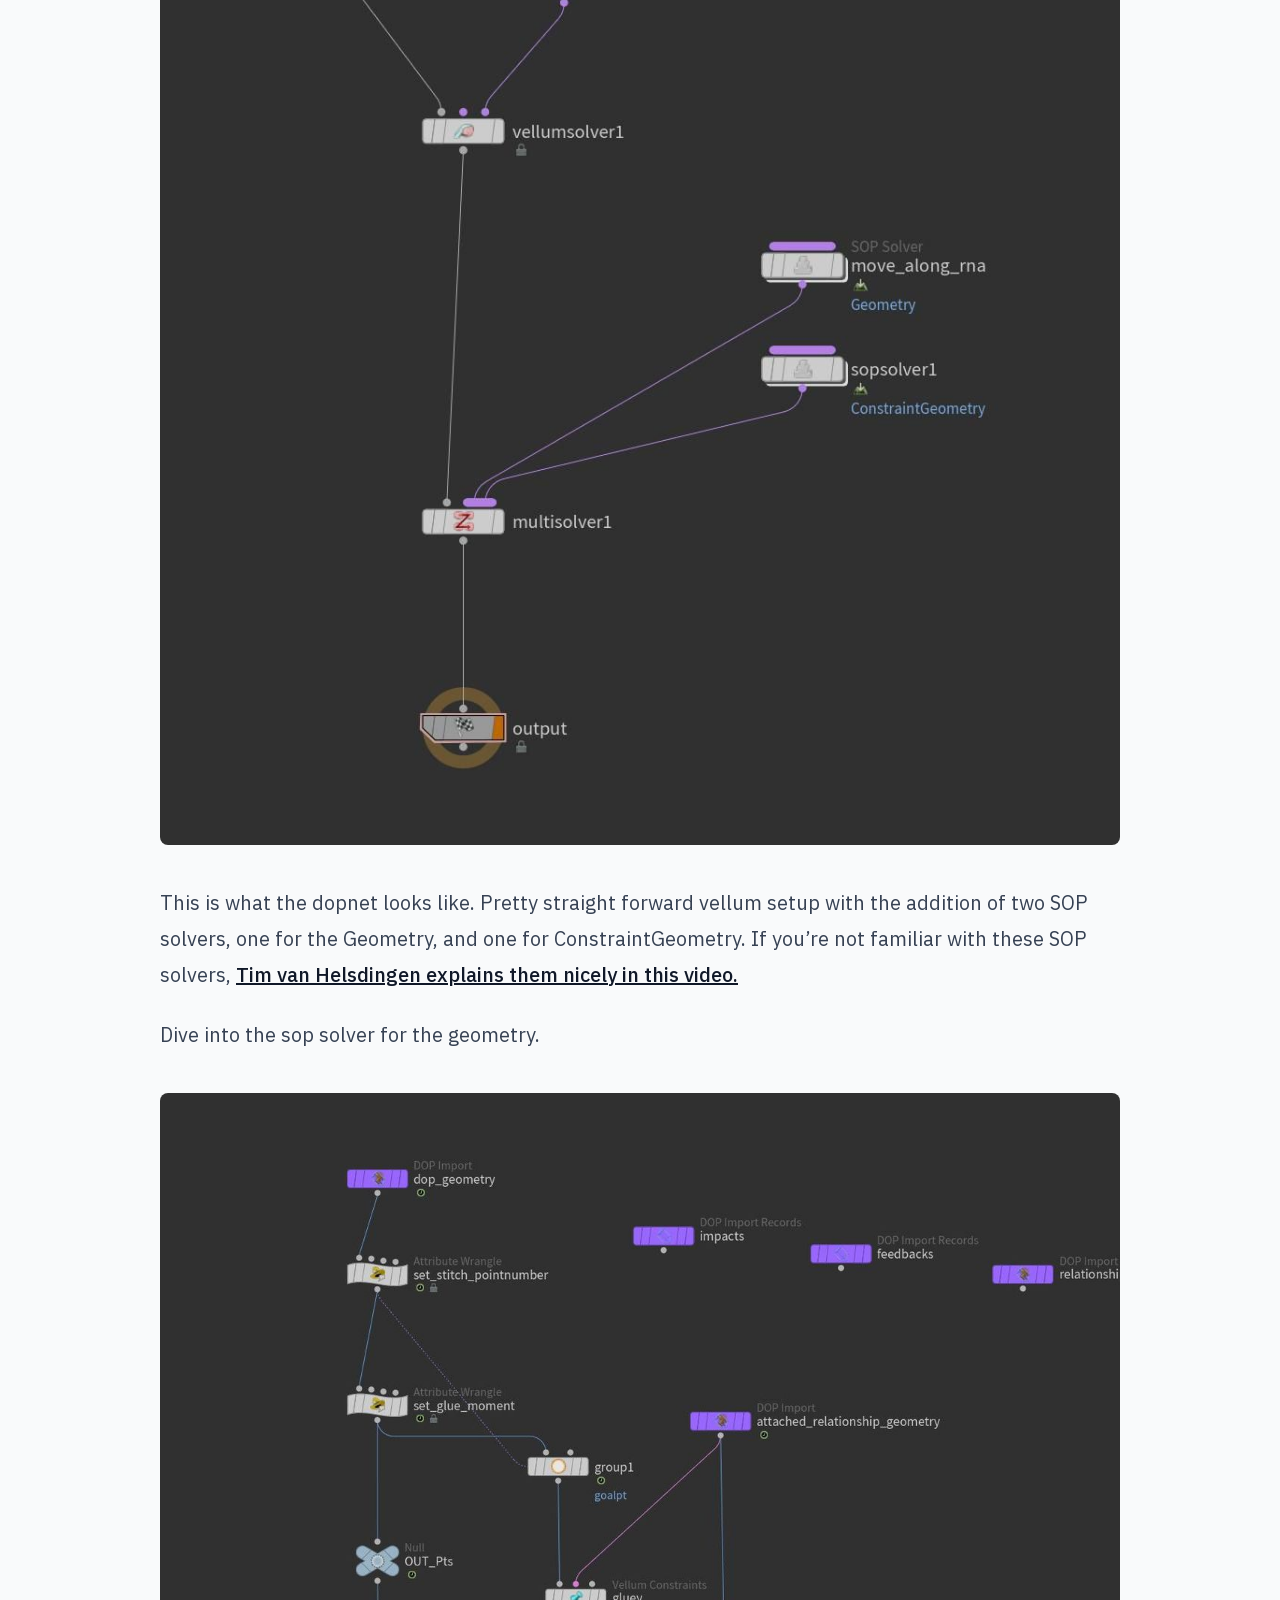
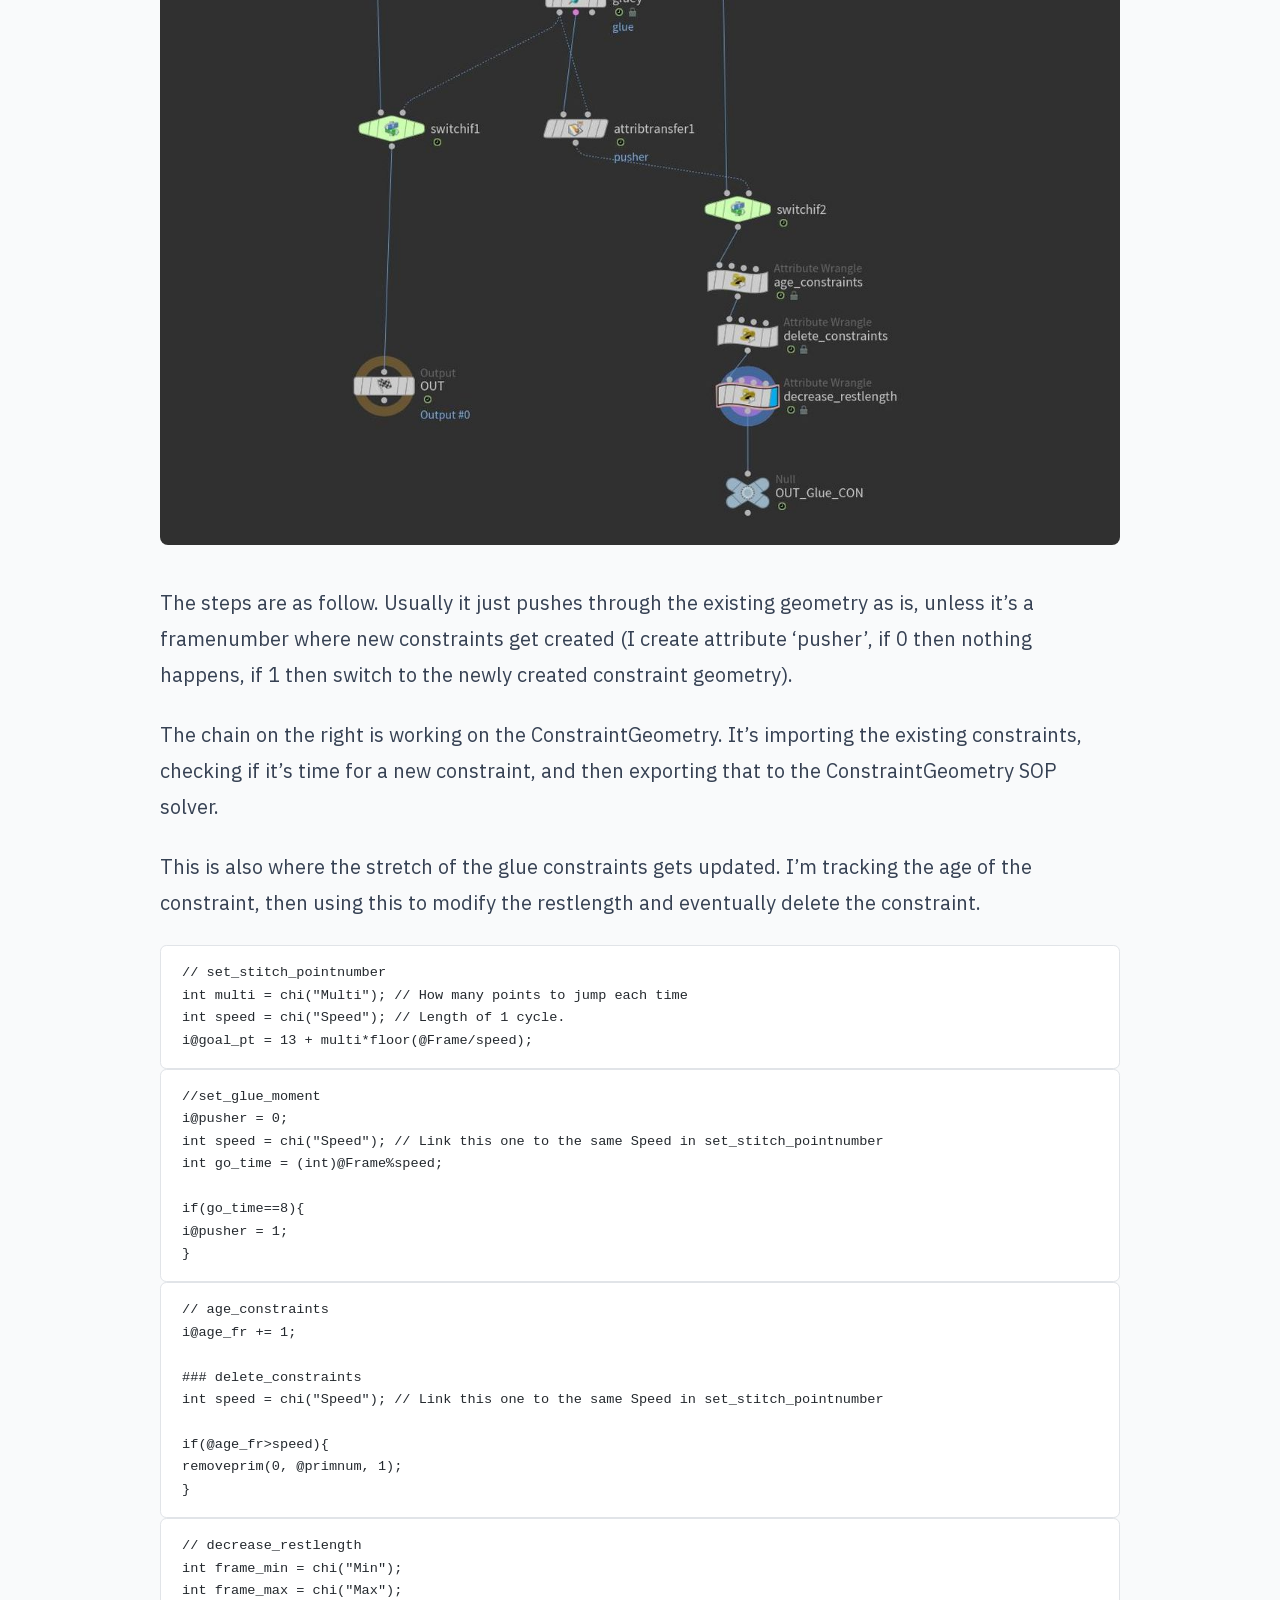
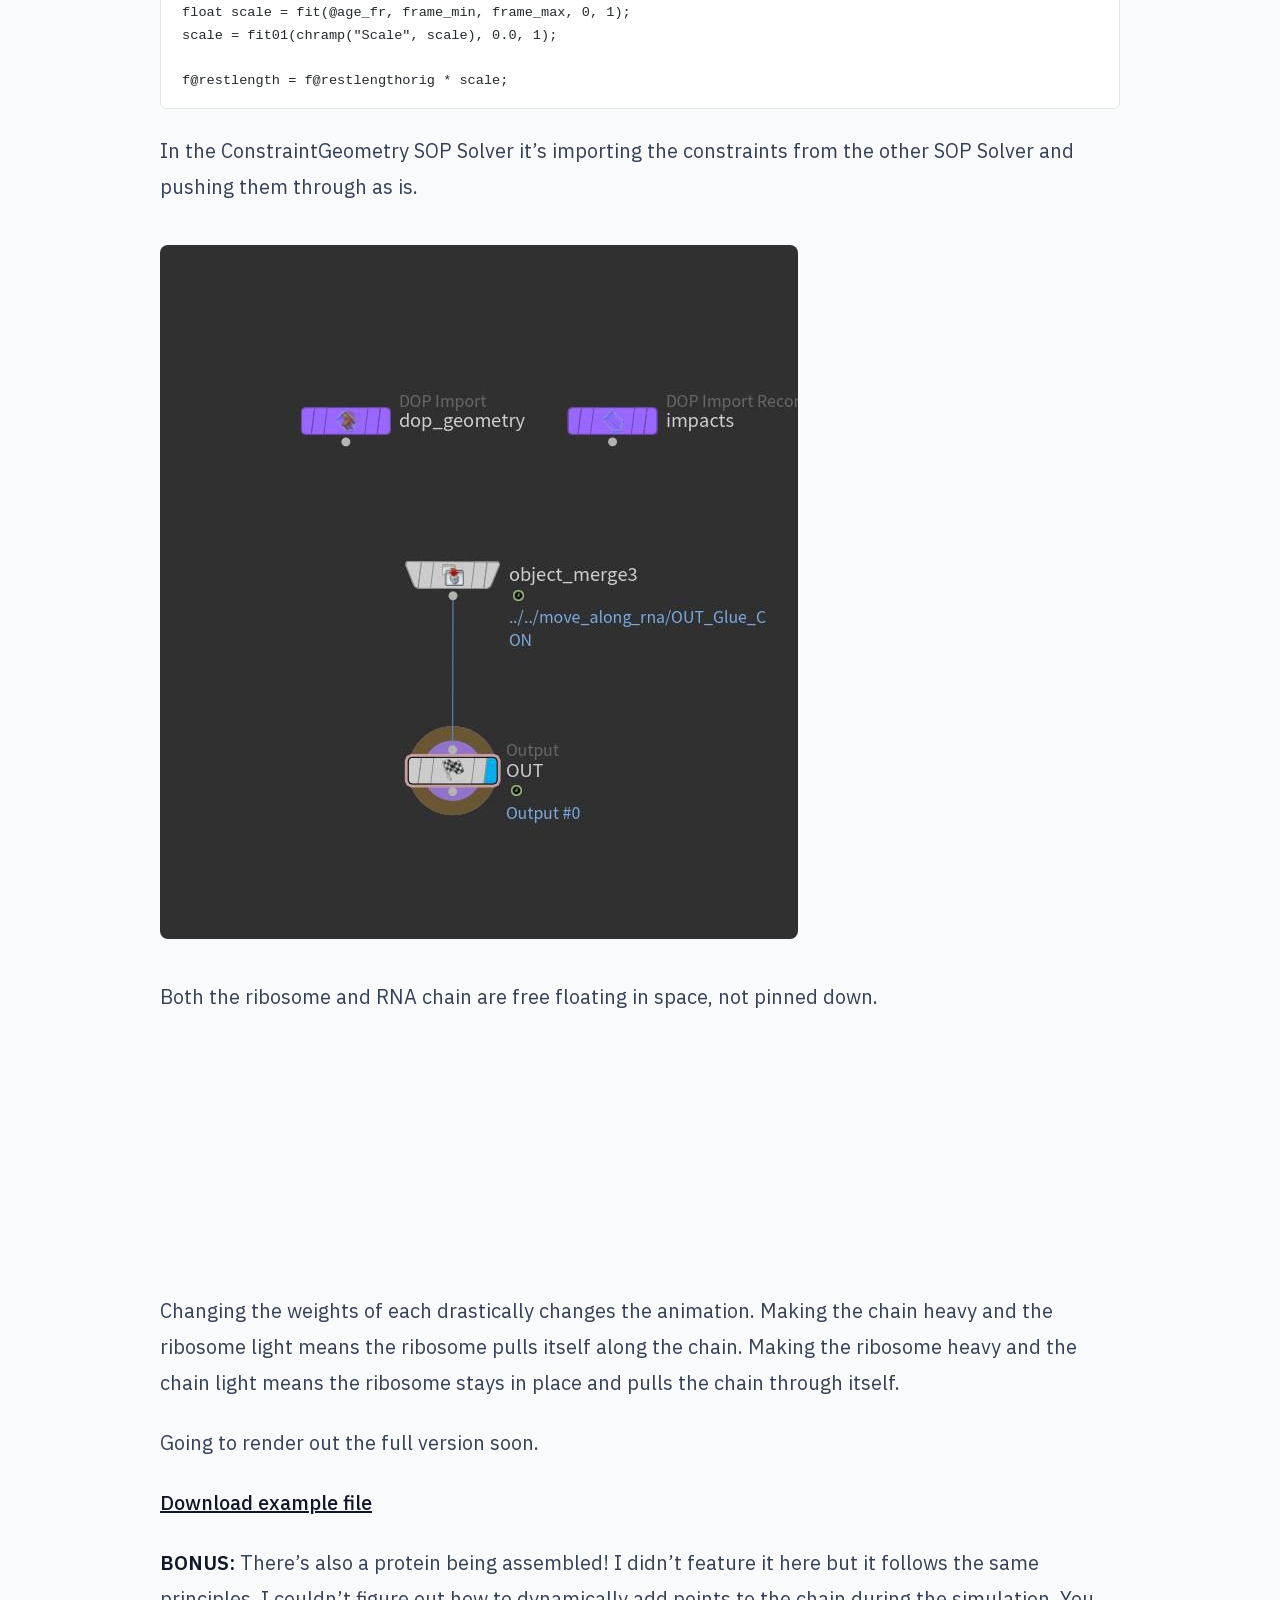
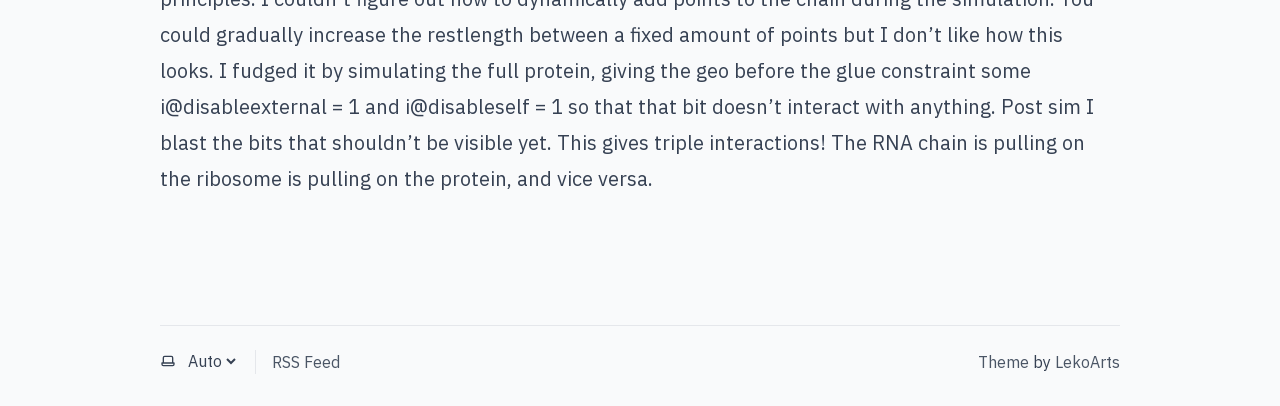
<file: animating-a-ribosome-reading-an-rna-strand/index.html>
<!DOCTYPE html><html lang="en-US"> <head><meta charset="UTF-8"><meta name="viewport" content="width=device-width"><link rel="icon" type="image/svg+xml" href="/favicon.svg"><meta name="generator" content="Astro v5.18.0"><style>@font-face{font-family:"IBM Plex Sans-6c876a4f399f8af5";src:url("/_astro/fonts/c8daa8b7a2b17472.woff2") format("woff2");font-display:swap;unicode-range:U+0000-00FF,U+0131,U+0152-0153,U+02BB-02BC,U+02C6,U+02DA,U+02DC,U+0304,U+0308,U+0329,U+2000-206F,U+20AC,U+2122,U+2191,U+2193,U+2212,U+2215,U+FEFF,U+FFFD;font-weight:400;font-style:italic;}@font-face{font-family:"IBM Plex Sans-6c876a4f399f8af5";src:url("/_astro/fonts/c8daa8b7a2b17472.woff2") format("woff2");font-display:swap;unicode-range:U+0000-00FF,U+0131,U+0152-0153,U+02BB-02BC,U+02C6,U+02DA,U+02DC,U+0304,U+0308,U+0329,U+2000-206F,U+20AC,U+2122,U+2191,U+2193,U+2212,U+2215,U+FEFF,U+FFFD;font-weight:500;font-style:italic;}@font-face{font-family:"IBM Plex Sans-6c876a4f399f8af5";src:url("/_astro/fonts/c8daa8b7a2b17472.woff2") format("woff2");font-display:swap;unicode-range:U+0000-00FF,U+0131,U+0152-0153,U+02BB-02BC,U+02C6,U+02DA,U+02DC,U+0304,U+0308,U+0329,U+2000-206F,U+20AC,U+2122,U+2191,U+2193,U+2212,U+2215,U+FEFF,U+FFFD;font-weight:600;font-style:italic;}@font-face{font-family:"IBM Plex Sans-6c876a4f399f8af5";src:url("/_astro/fonts/2eb6e0e4fc33dd24.woff2") format("woff2");font-display:swap;unicode-range:U+0000-00FF,U+0131,U+0152-0153,U+02BB-02BC,U+02C6,U+02DA,U+02DC,U+0304,U+0308,U+0329,U+2000-206F,U+20AC,U+2122,U+2191,U+2193,U+2212,U+2215,U+FEFF,U+FFFD;font-weight:400;font-style:normal;}@font-face{font-family:"IBM Plex Sans-6c876a4f399f8af5";src:url("/_astro/fonts/2eb6e0e4fc33dd24.woff2") format("woff2");font-display:swap;unicode-range:U+0000-00FF,U+0131,U+0152-0153,U+02BB-02BC,U+02C6,U+02DA,U+02DC,U+0304,U+0308,U+0329,U+2000-206F,U+20AC,U+2122,U+2191,U+2193,U+2212,U+2215,U+FEFF,U+FFFD;font-weight:500;font-style:normal;}@font-face{font-family:"IBM Plex Sans-6c876a4f399f8af5";src:url("/_astro/fonts/2eb6e0e4fc33dd24.woff2") format("woff2");font-display:swap;unicode-range:U+0000-00FF,U+0131,U+0152-0153,U+02BB-02BC,U+02C6,U+02DA,U+02DC,U+0304,U+0308,U+0329,U+2000-206F,U+20AC,U+2122,U+2191,U+2193,U+2212,U+2215,U+FEFF,U+FFFD;font-weight:600;font-style:normal;}@font-face{font-family:"IBM Plex Sans-6c876a4f399f8af5 fallback: Arial";src:local("Arial");font-display:swap;font-weight:400;font-style:italic;size-adjust:99.5961%;ascent-override:102.9157%;descent-override:27.6115%;line-gap-override:0%;}@font-face{font-family:"IBM Plex Sans-6c876a4f399f8af5 fallback: Arial";src:local("Arial");font-display:swap;font-weight:500;font-style:italic;size-adjust:99.5961%;ascent-override:102.9157%;descent-override:27.6115%;line-gap-override:0%;}@font-face{font-family:"IBM Plex Sans-6c876a4f399f8af5 fallback: Arial";src:local("Arial");font-display:swap;font-weight:600;font-style:italic;size-adjust:99.5961%;ascent-override:102.9157%;descent-override:27.6115%;line-gap-override:0%;}@font-face{font-family:"IBM Plex Sans-6c876a4f399f8af5 fallback: Arial";src:local("Arial");font-display:swap;font-weight:400;font-style:normal;size-adjust:99.5961%;ascent-override:102.9157%;descent-override:27.6115%;line-gap-override:0%;}@font-face{font-family:"IBM Plex Sans-6c876a4f399f8af5 fallback: Arial";src:local("Arial");font-display:swap;font-weight:500;font-style:normal;size-adjust:99.5961%;ascent-override:102.9157%;descent-override:27.6115%;line-gap-override:0%;}@font-face{font-family:"IBM Plex Sans-6c876a4f399f8af5 fallback: Arial";src:local("Arial");font-display:swap;font-weight:600;font-style:normal;size-adjust:99.5961%;ascent-override:102.9157%;descent-override:27.6115%;line-gap-override:0%;}:root{--font-plex-sans:"IBM Plex Sans-6c876a4f399f8af5","IBM Plex Sans-6c876a4f399f8af5 fallback: Arial",sans-serif;}</style><link rel="preload" href="/_astro/fonts/c8daa8b7a2b17472.woff2" as="font" type="font/woff2" crossorigin><link rel="preload" href="/_astro/fonts/2eb6e0e4fc33dd24.woff2" as="font" type="font/woff2" crossorigin><script>
	window.AtmbThemeProvider = (() => {
		const storedTheme = typeof localStorage !== 'undefined' && localStorage.getItem('atmb-theme')
		const theme = storedTheme || (window.matchMedia('(prefers-color-scheme: light)').matches ? 'light' : 'dark')
		document.documentElement.dataset.theme = theme === 'light' ? 'light' : 'dark'
		return {
			updatePickers(theme = storedTheme || 'auto') {
				document.querySelectorAll('atmb-theme-select').forEach((picker) => {
					const select = picker.querySelector('select')
					// prettier-ignore
					if (select)
select.value = theme
					/** @type {HTMLTemplateElement | null} */
					const tmpl = document.querySelector(`#theme-icons`)
					const newIcon = tmpl && tmpl.content.querySelector(`.${theme}`)
					if (newIcon) {
						const oldIcon = picker.querySelector('svg.label-icon')
						if (oldIcon) {
							oldIcon.replaceChildren(...newIcon.cloneNode(true).childNodes)
						}
					}
				})
			},
		}
	})()
</script><template id="theme-icons"><svg aria-hidden="true" class="light label-icon" width="16" height="16" viewBox="0 0 24 24" fill="currentColor"><path d="M5 12a1 1 0 0 0-1-1H3a1 1 0 0 0 0 2h1a1 1 0 0 0 1-1Zm.64 5-.71.71a1 1 0 0 0 0 1.41 1 1 0 0 0 1.41 0l.71-.71A1 1 0 0 0 5.64 17ZM12 5a1 1 0 0 0 1-1V3a1 1 0 0 0-2 0v1a1 1 0 0 0 1 1Zm5.66 2.34a1 1 0 0 0 .7-.29l.71-.71a1 1 0 1 0-1.41-1.41l-.66.71a1 1 0 0 0 0 1.41 1 1 0 0 0 .66.29Zm-12-.29a1 1 0 0 0 1.41 0 1 1 0 0 0 0-1.41l-.71-.71a1.004 1.004 0 1 0-1.43 1.41l.73.71ZM21 11h-1a1 1 0 0 0 0 2h1a1 1 0 0 0 0-2Zm-2.64 6A1 1 0 0 0 17 18.36l.71.71a1 1 0 0 0 1.41 0 1 1 0 0 0 0-1.41l-.76-.66ZM12 6.5a5.5 5.5 0 1 0 5.5 5.5A5.51 5.51 0 0 0 12 6.5Zm0 9a3.5 3.5 0 1 1 0-7 3.5 3.5 0 0 1 0 7Zm0 3.5a1 1 0 0 0-1 1v1a1 1 0 0 0 2 0v-1a1 1 0 0 0-1-1Z"/></svg><svg aria-hidden="true" class="dark label-icon" width="16" height="16" viewBox="0 0 24 24" fill="currentColor"><path d="M21.64 13a1 1 0 0 0-1.05-.14 8.049 8.049 0 0 1-3.37.73 8.15 8.15 0 0 1-8.14-8.1 8.59 8.59 0 0 1 .25-2A1 1 0 0 0 8 2.36a10.14 10.14 0 1 0 14 11.69 1 1 0 0 0-.36-1.05Zm-9.5 6.69A8.14 8.14 0 0 1 7.08 5.22v.27a10.15 10.15 0 0 0 10.14 10.14 9.784 9.784 0 0 0 2.1-.22 8.11 8.11 0 0 1-7.18 4.32v-.04Z"/></svg><svg aria-hidden="true" class="auto label-icon" width="16" height="16" viewBox="0 0 24 24" fill="currentColor"><path d="M21 14h-1V7a3 3 0 0 0-3-3H7a3 3 0 0 0-3 3v7H3a1 1 0 0 0-1 1v2a3 3 0 0 0 3 3h14a3 3 0 0 0 3-3v-2a1 1 0 0 0-1-1ZM6 7a1 1 0 0 1 1-1h10a1 1 0 0 1 1 1v7H6V7Zm14 10a1 1 0 0 1-1 1H5a1 1 0 0 1-1-1v-1h16v1Z"/></svg></template><title>Animating a ribosome reading an RNA strand</title><meta name="description" content="Giving vellum some subtleties"><meta name="image" content="https://mcdowell-animation.github.io/og-image.png"><link rel="alternate" type="application/rss+xml" title="McDowell Blog" href="https://mcdowell-animation.github.io/rss.xml"><link rel="canonical" href="https://mcdowell-animation.github.io/animating-a-ribosome-reading-an-rna-strand/"><meta property="og:title" content="Animating a ribosome reading an RNA strand"><meta property="og:url" content="https://mcdowell-animation.github.io/animating-a-ribosome-reading-an-rna-strand/"><meta property="og:description" content="Giving vellum some subtleties"><meta property="og:image" content="https://mcdowell-animation.github.io/og-image.png"><meta property="og:type" content="website"><meta name="twitter:card" content="summary_large_image"><meta name="twitter:title" content="Animating a ribosome reading an RNA strand"><meta name="twitter:url" content="https://mcdowell-animation.github.io/animating-a-ribosome-reading-an-rna-strand/"><meta name="twitter:description" content="Giving vellum some subtleties"><meta name="twitter:image" content="https://mcdowell-animation.github.io/og-image.png"> <meta name="twitter:label1" value="Author"> <meta name="twitter:data1" data-pagefind-meta="author" value="Steven McDowell"> <meta name="twitter:label2" value="Tags"> <meta name="twitter:data2" value="Vellum, Houdini"> <meta name="article:published_time" data-pagefind-meta="published_time" content="2025-07-08T00:00:00.000Z"> <meta name="article:modified_time" data-pagefind-meta="modified_time" content="2025-07-08T00:00:00.000Z"> <link rel="stylesheet" href="/_astro/_blog_.CKvP8Qco.css"></head> <body class="min-h-screen bg-bg text-text"> <a class="border-0 h-px w-px -m-px p-0 overflow-hidden absolute focus:p-4 focus:fixed focus:top-1 focus:left-1 focus:bg-gray-100 dark:focus:bg-gray-800 focus:z-50 focus:w-auto focus:h-auto focus:text-black dark:focus:text-white" href="#skip-to-content" data-astro-cid-efynd3a5>Skip to content</a>  <header class="container"> <span class="block" style="height:calc(var(--spacing) * 8);min-height:calc(var(--spacing) * 8);width:1px;min-width:1px"></span> <div class="flex flex-row justify-between items-center"> <div> <a class="font-semibold text-xl md:text-2xl lg:text-3xl text-highlight" href="/" aria-label="McDowell Blog - Back to home">McDowell Blog</a> </div> <site-search class="contents"> <button class="flex items-center sm:border sm:border-border sm:rounded-sm gap-2 sm:py-1 sm:px-3 sm:bg-white sm:dark:bg-black hover:cursor-pointer hover:border-gray-400 dark:hover:border-gray-500" data-open-modal disabled aria-label="Search" aria-keyshortcuts="Control+K"> <svg aria-hidden="true" class="w-5 h-5 sm:w-4 sm:h-4" width="16" height="16" viewBox="0 0 24 24" fill="currentColor"><path d="M21.71 20.29 18 16.61A9 9 0 1 0 16.61 18l3.68 3.68a.999.999 0 0 0 1.42 0 1 1 0 0 0 0-1.39ZM11 18a7 7 0 1 1 0-14 7 7 0 0 1 0 14Z"/></svg> <span class="hidden sm:block text-faded" aria-hidden="true">Search</span> <kbd class="hidden sm:flex bg-gray-100 dark:bg-gray-800 px-2 rounded-sm gap-1 ml-0 sm:ml-8 md:ml-12" style="display: none;"> <kbd class="text-sm">Ctrl</kbd><kbd class="text-sm">K</kbd> </kbd> </button> <dialog class="p-0 m-0 w-full h-full max-w-full max-h-full shadow-xl open:flex flex-col backdrop:backdrop-blur-lg backdrop:bg-gray-900/20 border border-gray-300 dark:border-gray-600 sm:w-[90%] sm:max-w-3xl sm:h-max sm:min-h-64 sm:max-h-[calc(100%-8rem)] sm:rounded-lg sm:mt-12 sm:mx-auto bg-gray-100 dark:bg-gray-800" aria-label="Search"> <div id="dialog-frame" class="relative overflow-auto flex flex-col gap-2 p-4 grow"> <button data-close-modal class="flex absolute self-end items-center p-0.5 text-subtle z-10 cursor-pointer sm:hidden">
Cancel
</button> <div class="search-container"> <div id="search"></div> </div> </div> <div class="hidden sm:block px-4 py-2 bg-gray-50 dark:bg-gray-900 text-faded"> <kbd class="text-sm bg-gray-100 dark:bg-gray-800 px-2 py-1 rounded-sm mr-1">Esc</kbd> to close
</div> </dialog> </site-search> <script>
	/* eslint-disable antfu/if-newline */
	;(() => {
		const openBtn = document.querySelector('button[data-open-modal]')
		const shortcut = openBtn?.querySelector('kbd')
		if (!openBtn || !(shortcut instanceof HTMLElement)) return
		const platformKey = shortcut.querySelector('kbd')
		if (platformKey && /Mac|iPhone|iPod|iPad/i.test(navigator.platform)) {
			platformKey.textContent = '⌘'
			openBtn.setAttribute('aria-keyshortcuts', 'Meta+K')
		}
		shortcut.style.display = ''
	})()
</script> <script type="module" src="/_astro/search.astro_astro_type_script_index_0_lang.BXQOI-XX.js"></script>  </div> <span class="block" style="height:calc(var(--spacing) * 6);min-height:calc(var(--spacing) * 6);width:1px;min-width:1px"></span> <div class="flex flex-row justify-between items-center border-b border-border pb-4 text-lg md:text-xl"> <nav aria-label="Primary navigation" class="flex gap-4"> <a class="text-subtle hover:underline hover:text-highlight" href="https://www.mcdowell.nl" aria-current="false">Homepage</a><a class="text-subtle hover:underline hover:text-highlight" href="/blog/" aria-current="false">Blog</a> </nav> <div class="flex gap-4">  </div> </div> <span class="block" style="height:calc(var(--spacing) * 16);min-height:calc(var(--spacing) * 16);width:1px;min-width:1px"></span> </header>   <main id="skip-to-content" class="container" data-pagefind-body> <div class="prose max-w-none dark:prose-invert prose-base md:prose-lg lg:prose-xl prose-a:hover:no-underline prose-h1:[font-size:1.8em] md:prose-h1:[font-size:2.1em] lg:prose-h1:[font-size:2.4em] prose-inline-code:before:content-[''] prose-inline-code:after:content-[''] prose-inline-code:font-normal prose-inline-code:bg-(--color-ic-bg) prose-inline-code:rounded prose-inline-code:px-1.5 prose-inline-code:py-0.5 prose-inline-code:border-(length:--ec-brdWd) prose-inline-code:border-(--color-ic-border) prose-img:rounded-lg">  <h1 class="mb-0!" data-pagefind-meta="title">Animating a ribosome reading an RNA strand</h1> <span class="block" style="height:calc(var(--spacing) * 4);min-height:calc(var(--spacing) * 4);width:1px;min-width:1px"></span> <div class="text-faded"> Jul 8, 2025 — <a class="text-subtle hover:underline hover:text-highlight font-normal no-underline hover:underline!" data-pagefind-filter="tag" href="/tags/vellum/">Vellum</a>, <a class="text-subtle hover:underline hover:text-highlight font-normal no-underline hover:underline!" data-pagefind-filter="tag" href="/tags/houdini/">Houdini</a> </div> <span class="block" style="height:calc(var(--spacing) * 12);min-height:calc(var(--spacing) * 12);width:1px;min-width:1px"></span> <div><video autoplay muted loop playsinline class="rounded-lg"><source src="/video/ribosome/ribosome_looping_H.264.mp4"/></video></div>
<div class="markdown-heading"><h2 id="the-project" tabindex="-1">The Project</h2><a aria-label="Permalink: The Project" class="anchor" href="#the-project"><svg class="anchor-icon" viewBox="0 0 16 16" aria-hidden="true"><path d="m7.775 3.275 1.25-1.25a3.5 3.5 0 1 1 4.95 4.95l-2.5 2.5a3.5 3.5 0 0 1-4.95 0 .751.751 0 0 1 .018-1.042.751.751 0 0 1 1.042-.018 1.998 1.998 0 0 0 2.83 0l2.5-2.5a2.002 2.002 0 0 0-2.83-2.83l-1.25 1.25a.751.751 0 0 1-1.042-.018.751.751 0 0 1-.018-1.042Zm-4.69 9.64a1.998 1.998 0 0 0 2.83 0l1.25-1.25a.751.751 0 0 1 1.042.018.751.751 0 0 1 .018 1.042l-1.25 1.25a3.5 3.5 0 1 1-4.95-4.95l2.5-2.5a3.5 3.5 0 0 1 4.95 0 .751.751 0 0 1-.018 1.042.751.751 0 0 1-1.042.018 1.998 1.998 0 0 0-2.83 0l-2.5 2.5a1.998 1.998 0 0 0 0 2.83Z"></path></svg></a></div>
<p>The project is to animate the behaviour of a ribosome reading an RNA strand. I would like to have multiple vellum wobblies going through pre-programmed behaviour, which at the same time should be free floating and reacting to each other. I want the
ribosome to be gently chugging on the RNA strand, with the push of the RNA strand gracefully influencing the ribosome.</p>
<p>The easy route is to choose one element to be static, for example the ribosome would remain in place, and the RNA passes through it. The ribosome would feel unnatural though, it would be stuck on the spot, mainly to alleviate the headache of the animator. No gentle caressing.</p>
<p>Another option is to bake in the movement of the ribosome, to pre-animate it with keyframes or something procedural. You could give it some natural movement, and the ribosome turning would influence the RNA, wrap and fold it by colliding with it, but not vice versa. The chugging of the RNA through the ribosome would not give a gentle push to the ribosome.</p>
<p>It took a bit of tinkering, first went down a path of locally generating force and contra force (it’s too tedious to control, and not stable enough to guarantee the strand pushes through.)</p>
<p>What I found to work was animating glue constraints. During the sim you create a glue constraint between ribosome and RNA, and decrease it’s restlength over time, eventually deleting it and creating a new constraint, between the same anchor point on the ribosome, and a new anchor point slightly further along on the RNA chain. This pulls the RNA chain reliably through the ribosome, and leaves everything freefloating in space.</p>
<div class="markdown-heading"><h2 id="setup" tabindex="-1">Setup</h2><a aria-label="Permalink: Setup" class="anchor" href="#setup"><svg class="anchor-icon" viewBox="0 0 16 16" aria-hidden="true"><path d="m7.775 3.275 1.25-1.25a3.5 3.5 0 1 1 4.95 4.95l-2.5 2.5a3.5 3.5 0 0 1-4.95 0 .751.751 0 0 1 .018-1.042.751.751 0 0 1 1.042-.018 1.998 1.998 0 0 0 2.83 0l2.5-2.5a2.002 2.002 0 0 0-2.83-2.83l-1.25 1.25a.751.751 0 0 1-1.042-.018.751.751 0 0 1-.018-1.042Zm-4.69 9.64a1.998 1.998 0 0 0 2.83 0l1.25-1.25a.751.751 0 0 1 1.042.018.751.751 0 0 1 .018 1.042l-1.25 1.25a3.5 3.5 0 1 1-4.95-4.95l2.5-2.5a3.5 3.5 0 0 1 4.95 0 .751.751 0 0 1-.018 1.042.751.751 0 0 1-1.042.018 1.998 1.998 0 0 0-2.83 0l-2.5 2.5a1.998 1.998 0 0 0 0 2.83Z"></path></svg></a></div>
<div class="markdown-heading"><h3 id="create-ribosome-geo" tabindex="-1">Create Ribosome geo</h3><a aria-label="Permalink: Create Ribosome geo" class="anchor" href="#create-ribosome-geo"><svg class="anchor-icon" viewBox="0 0 16 16" aria-hidden="true"><path d="m7.775 3.275 1.25-1.25a3.5 3.5 0 1 1 4.95 4.95l-2.5 2.5a3.5 3.5 0 0 1-4.95 0 .751.751 0 0 1 .018-1.042.751.751 0 0 1 1.042-.018 1.998 1.998 0 0 0 2.83 0l2.5-2.5a2.002 2.002 0 0 0-2.83-2.83l-1.25 1.25a.751.751 0 0 1-1.042-.018.751.751 0 0 1-.018-1.042Zm-4.69 9.64a1.998 1.998 0 0 0 2.83 0l1.25-1.25a.751.751 0 0 1 1.042.018.751.751 0 0 1 .018 1.042l-1.25 1.25a3.5 3.5 0 1 1-4.95-4.95l2.5-2.5a3.5 3.5 0 0 1 4.95 0 .751.751 0 0 1-.018 1.042.751.751 0 0 1-1.042.018 1.998 1.998 0 0 0-2.83 0l-2.5 2.5a1.998 1.998 0 0 0 0 2.83Z"></path></svg></a></div>
<p>I modelled something organic looking in zbrush but it’s basically the shape of a torus.
On the geo you define an anchor point, selected by hand.
Push the geo into a Vellum strut setup.</p>
<div class="markdown-heading"><h3 id="create-rna-chain" tabindex="-1">Create RNA chain.</h3><a aria-label="Permalink: Create RNA chain." class="anchor" href="#create-rna-chain"><svg class="anchor-icon" viewBox="0 0 16 16" aria-hidden="true"><path d="m7.775 3.275 1.25-1.25a3.5 3.5 0 1 1 4.95 4.95l-2.5 2.5a3.5 3.5 0 0 1-4.95 0 .751.751 0 0 1 .018-1.042.751.751 0 0 1 1.042-.018 1.998 1.998 0 0 0 2.83 0l2.5-2.5a2.002 2.002 0 0 0-2.83-2.83l-1.25 1.25a.751.751 0 0 1-1.042-.018.751.751 0 0 1-.018-1.042Zm-4.69 9.64a1.998 1.998 0 0 0 2.83 0l1.25-1.25a.751.751 0 0 1 1.042.018.751.751 0 0 1 .018 1.042l-1.25 1.25a3.5 3.5 0 1 1-4.95-4.95l2.5-2.5a3.5 3.5 0 0 1 4.95 0 .751.751 0 0 1-.018 1.042.751.751 0 0 1-1.042.018 1.998 1.998 0 0 0-2.83 0l-2.5 2.5a1.998 1.998 0 0 0 0 2.83Z"></path></svg></a></div>
<p>Just a simple curve. Define starting anchor point (this will be updated during the sim)
Push it into a Vellum hair setup.</p>
<p><img src="/_astro/setup_init.Yd1Rap3L_aWKH1.jpg" srcset="/_astro/setup_init.Yd1Rap3L_Z1YqMgw.jpg 640w, /_astro/setup_init.Yd1Rap3L_ZTgCbv.jpg 750w, /_astro/setup_init.Yd1Rap3L_39yED.jpg 828w, /_astro/setup_init.Yd1Rap3L_1dYz2b.jpg 960w, /_astro/setup_init.Yd1Rap3L_jBjsv.jpg 1080w, /_astro/setup_init.Yd1Rap3L_2pNnJQ.jpg 1280w, /_astro/setup_init.Yd1Rap3L_oev4p.jpg 1558w, /_astro/setup_init.Yd1Rap3L_1toF9q.jpg 1668w, /_astro/setup_init.Yd1Rap3L_ZAiqwn.jpg 1920w, /_astro/setup_init.Yd1Rap3L_2fJyIR.jpg 2048w, /_astro/setup_init.Yd1Rap3L_2tDiXt.jpg 2560w, /_astro/setup_init.Yd1Rap3L_bb9lq.jpg 3116w" alt loading="lazy" decoding="async" fetchpriority="auto" url="/_astro/setup_init.Yd1Rap3L.jpg" role="presentation" sizes="(min-width: 1558px) 1558px, 100vw" style="object-fit:cover;max-width:1558px;max-height:960px;aspect-ratio:1.6229166666666666;width:100%"></p>
<p>Merge the Strut and Hair setup and push into a dopnet.</p>
<div class="markdown-heading"><h3 id="dop-network" tabindex="-1">DOP Network</h3><a aria-label="Permalink: DOP Network" class="anchor" href="#dop-network"><svg class="anchor-icon" viewBox="0 0 16 16" aria-hidden="true"><path d="m7.775 3.275 1.25-1.25a3.5 3.5 0 1 1 4.95 4.95l-2.5 2.5a3.5 3.5 0 0 1-4.95 0 .751.751 0 0 1 .018-1.042.751.751 0 0 1 1.042-.018 1.998 1.998 0 0 0 2.83 0l2.5-2.5a2.002 2.002 0 0 0-2.83-2.83l-1.25 1.25a.751.751 0 0 1-1.042-.018.751.751 0 0 1-.018-1.042Zm-4.69 9.64a1.998 1.998 0 0 0 2.83 0l1.25-1.25a.751.751 0 0 1 1.042.018.751.751 0 0 1 .018 1.042l-1.25 1.25a3.5 3.5 0 1 1-4.95-4.95l2.5-2.5a3.5 3.5 0 0 1 4.95 0 .751.751 0 0 1-.018 1.042.751.751 0 0 1-1.042.018 1.998 1.998 0 0 0-2.83 0l-2.5 2.5a1.998 1.998 0 0 0 0 2.83Z"></path></svg></a></div>
<p><img src="/_astro/dopnet.C37SdjsR_OubVJ.jpg" srcset="/_astro/dopnet.C37SdjsR_1KeaOg.jpg 640w, /_astro/dopnet.C37SdjsR_Z2eMMTE.jpg 750w, /_astro/dopnet.C37SdjsR_Z1hmB3v.jpg 828w, /_astro/dopnet.C37SdjsR_Z6wAFX.jpg 960w, /_astro/dopnet.C37SdjsR_ZC5gHP.jpg 1027w, /_astro/dopnet.C37SdjsR_Zq8XpA.jpg 1080w, /_astro/dopnet.C37SdjsR_1F35QK.jpg 1280w, /_astro/dopnet.C37SdjsR_IDngk.jpg 1668w, /_astro/dopnet.C37SdjsR_Z1l3Ipt.jpg 1920w, /_astro/dopnet.C37SdjsR_1uYgPL.jpg 2048w, /_astro/dopnet.C37SdjsR_1wM81m.jpg 2054w" alt loading="lazy" decoding="async" fetchpriority="auto" url="/_astro/dopnet.C37SdjsR.jpg" role="presentation" sizes="(min-width: 1027px) 1027px, 100vw" style="object-fit:cover;max-width:1027px;max-height:1376px;aspect-ratio:0.7463662790697675;width:100%"></p>
<p>This is what the dopnet looks like. Pretty straight forward vellum setup with the addition of two SOP solvers, one for the Geometry, and one for ConstraintGeometry. If you’re not familiar with these SOP solvers, <a href="https://www.youtube.com/watch?v=Q4R7AeCf-Os" class="external_link" rel="nofollow" target="_blank">Tim van Helsdingen explains them nicely in this video.<span class="sr-only"> (opens in a new window)</span></a></p>
<p>Dive into the sop solver for the geometry.</p>
<p><img src="/_astro/sopsolver_geometry.DsP2FYM8_ZWBvWL.jpg" srcset="/_astro/sopsolver_geometry.DsP2FYM8_5ACs5.jpg 640w, /_astro/sopsolver_geometry.DsP2FYM8_1aKMx6.jpg 750w, /_astro/sopsolver_geometry.DsP2FYM8_28bYof.jpg 828w, /_astro/sopsolver_geometry.DsP2FYM8_Z1La939.jpg 960w, /_astro/sopsolver_geometry.DsP2FYM8_Z1dJtuP.jpg 1080w, /_astro/sopsolver_geometry.DsP2FYM8_RrzLv.jpg 1280w, /_astro/sopsolver_geometry.DsP2FYM8_RHQxg.jpg 1284w, /_astro/sopsolver_geometry.DsP2FYM8_Z3W7NU.jpg 1668w, /_astro/sopsolver_geometry.DsP2FYM8_Z28EeuI.jpg 1920w, /_astro/sopsolver_geometry.DsP2FYM8_HnKKw.jpg 2048w, /_astro/sopsolver_geometry.DsP2FYM8_Vhv08.jpg 2560w, /_astro/sopsolver_geometry.DsP2FYM8_VO3wD.jpg 2568w" alt loading="lazy" decoding="async" fetchpriority="auto" url="/_astro/sopsolver_geometry.DsP2FYM8.jpg" role="presentation" sizes="(min-width: 1284px) 1284px, 100vw" style="object-fit:cover;max-width:1284px;max-height:1408px;aspect-ratio:0.9119318181818182;width:100%"></p>
<p>The steps are as follow.
Usually it just pushes through the existing geometry as is, unless it’s a framenumber where new constraints get created (I create attribute ‘pusher’, if 0 then nothing happens, if 1 then switch to the newly created constraint geometry).</p>
<p>The chain on the right is working on the ConstraintGeometry. It’s importing the existing constraints, checking if it’s time for a new constraint, and then exporting that to the ConstraintGeometry SOP solver.</p>
<p>This is also where the stretch of the glue constraints gets updated. I’m tracking the age of the constraint, then using this to modify the restlength and eventually delete the constraint.</p>
<div class="expressive-code"><link rel="stylesheet" href="/_astro/ec.7sjbj.css"/><script type="module" src="/_astro/ec.0vx5m.js"></script><figure class="frame"><figcaption class="header"></figcaption><pre data-language="plaintext"><code><div class="ec-line"><div class="code"><span style="--0:#24292e;--1:#e1e4e8">// set_stitch_pointnumber</span></div></div><div class="ec-line"><div class="code"><span style="--0:#24292e;--1:#e1e4e8">int multi = chi(&quot;Multi&quot;); // How many points to jump each time</span></div></div><div class="ec-line"><div class="code"><span style="--0:#24292e;--1:#e1e4e8">int speed = chi(&quot;Speed&quot;); // Length of 1 cycle.</span></div></div><div class="ec-line"><div class="code"><span style="--0:#24292e;--1:#e1e4e8">i@goal_pt = 13 + multi*floor(@Frame/speed);</span></div></div></code></pre><div class="copy"><div aria-live="polite"></div><button title="Copy to clipboard" data-copied="Copied!" data-code="// set_stitch_pointnumberint multi = chi(&#34;Multi&#34;); // How many points to jump each timeint speed = chi(&#34;Speed&#34;); // Length of 1 cycle.i@goal_pt = 13 + multi*floor(@Frame/speed);"><div></div></button></div></figure></div>
<div class="expressive-code"><figure class="frame"><figcaption class="header"></figcaption><pre data-language="plaintext"><code><div class="ec-line"><div class="code"><span style="--0:#24292e;--1:#e1e4e8">//set_glue_moment</span></div></div><div class="ec-line"><div class="code"><span style="--0:#24292e;--1:#e1e4e8">i@pusher = 0;</span></div></div><div class="ec-line"><div class="code"><span style="--0:#24292e;--1:#e1e4e8">int speed = chi(&quot;Speed&quot;); // Link this one to the same Speed in set_stitch_pointnumber</span></div></div><div class="ec-line"><div class="code"><span style="--0:#24292e;--1:#e1e4e8">int go_time = (int)@Frame%speed;</span></div></div><div class="ec-line"><div class="code">
</div></div><div class="ec-line"><div class="code"><span style="--0:#24292e;--1:#e1e4e8">if(go_time==8){</span></div></div><div class="ec-line"><div class="code"><span style="--0:#24292e;--1:#e1e4e8">i@pusher = 1;</span></div></div><div class="ec-line"><div class="code"><span style="--0:#24292e;--1:#e1e4e8">}</span></div></div></code></pre><div class="copy"><div aria-live="polite"></div><button title="Copy to clipboard" data-copied="Copied!" data-code="//set_glue_momenti@pusher = 0;int speed = chi(&#34;Speed&#34;); // Link this one to the same Speed in set_stitch_pointnumberint go_time = (int)@Frame%speed;if(go_time==8){i@pusher = 1;}"><div></div></button></div></figure></div>
<div class="expressive-code"><figure class="frame"><figcaption class="header"></figcaption><pre data-language="plaintext"><code><div class="ec-line"><div class="code"><span style="--0:#24292e;--1:#e1e4e8">// age_constraints</span></div></div><div class="ec-line"><div class="code"><span style="--0:#24292e;--1:#e1e4e8">i@age_fr += 1;</span></div></div><div class="ec-line"><div class="code">
</div></div><div class="ec-line"><div class="code"><span style="--0:#24292e;--1:#e1e4e8">### delete_constraints</span></div></div><div class="ec-line"><div class="code"><span style="--0:#24292e;--1:#e1e4e8">int speed = chi(&quot;Speed&quot;); // Link this one to the same Speed in set_stitch_pointnumber</span></div></div><div class="ec-line"><div class="code">
</div></div><div class="ec-line"><div class="code"><span style="--0:#24292e;--1:#e1e4e8">if(@age_fr&gt;speed){</span></div></div><div class="ec-line"><div class="code"><span style="--0:#24292e;--1:#e1e4e8">removeprim(0, @primnum, 1);</span></div></div><div class="ec-line"><div class="code"><span style="--0:#24292e;--1:#e1e4e8">}</span></div></div></code></pre><div class="copy"><div aria-live="polite"></div><button title="Copy to clipboard" data-copied="Copied!" data-code="// age_constraintsi@age_fr += 1;### delete_constraintsint speed = chi(&#34;Speed&#34;); // Link this one to the same Speed in set_stitch_pointnumberif(@age_fr>speed){removeprim(0, @primnum, 1);}"><div></div></button></div></figure></div>
<div class="expressive-code"><figure class="frame"><figcaption class="header"></figcaption><pre data-language="plaintext"><code><div class="ec-line"><div class="code"><span style="--0:#24292e;--1:#e1e4e8">// decrease_restlength</span></div></div><div class="ec-line"><div class="code"><span style="--0:#24292e;--1:#e1e4e8">int frame_min = chi(&quot;Min&quot;);</span></div></div><div class="ec-line"><div class="code"><span style="--0:#24292e;--1:#e1e4e8">int frame_max = chi(&quot;Max&quot;);</span></div></div><div class="ec-line"><div class="code"><span style="--0:#24292e;--1:#e1e4e8">float scale = fit(@age_fr, frame_min, frame_max, 0, 1);</span></div></div><div class="ec-line"><div class="code"><span style="--0:#24292e;--1:#e1e4e8">scale = fit01(chramp(&quot;Scale&quot;, scale), 0.0, 1);</span></div></div><div class="ec-line"><div class="code">
</div></div><div class="ec-line"><div class="code"><span style="--0:#24292e;--1:#e1e4e8">f@restlength = f@restlengthorig * scale;</span></div></div></code></pre><div class="copy"><div aria-live="polite"></div><button title="Copy to clipboard" data-copied="Copied!" data-code="// decrease_restlengthint frame_min = chi(&#34;Min&#34;);int frame_max = chi(&#34;Max&#34;);float scale = fit(@age_fr, frame_min, frame_max, 0, 1);scale = fit01(chramp(&#34;Scale&#34;, scale), 0.0, 1);f@restlength = f@restlengthorig * scale;"><div></div></button></div></figure></div>
<p>In the ConstraintGeometry SOP Solver it’s importing the constraints from the other SOP Solver and pushing them through as is.</p>
<p><img src="/_astro/sopsolver_constraintgeometry.CLR8RqFQ_ZNqRDF.jpg" srcset="/_astro/sopsolver_constraintgeometry.CLR8RqFQ_Z23sjMG.jpg 638w, /_astro/sopsolver_constraintgeometry.CLR8RqFQ_Z21UJnQ.jpg 640w, /_astro/sopsolver_constraintgeometry.CLR8RqFQ_ZVKziP.jpg 750w, /_astro/sopsolver_constraintgeometry.CLR8RqFQ_EBxj.jpg 828w, /_astro/sopsolver_constraintgeometry.CLR8RqFQ_1buBTQ.jpg 960w, /_astro/sopsolver_constraintgeometry.CLR8RqFQ_ZVBdfE.jpg 1080w, /_astro/sopsolver_constraintgeometry.CLR8RqFQ_17U8et.jpg 1276w" alt loading="lazy" decoding="async" fetchpriority="auto" url="/_astro/sopsolver_constraintgeometry.CLR8RqFQ.jpg" role="presentation" sizes="(min-width: 638px) 638px, 100vw" style="object-fit:cover;max-width:638px;max-height:694px;aspect-ratio:0.9193083573487032;width:100%"></p>
<p>Both the ribosome and RNA chain are free floating in space, not pinned down.</p>
<div class="grid grid-cols-1 lg:grid-cols-2 gap-x-6"><div><video autoplay muted loop playsinline><source src="/video/ribosome/ribi_light_rna_heavy_edit.mp4"/></video></div><div><video autoplay muted loop playsinline><source src="/video/ribosome/ribi_heavy_rna_light_edit.mp4"/></video></div></div>
<p>Changing the weights of each drastically changes the animation. Making the chain heavy and the ribosome light means the ribosome pulls itself along the chain. Making the ribosome heavy and the chain light means the ribosome stays in place and pulls the chain through itself.</p>
<p>Going to render out the full version soon.</p>
<p><a href="https://drive.google.com/file/d/1MdYtsjZDidHVdHnUk5dQPSxXqgX1qKBW/view?usp=sharing" class="external_link" rel="nofollow" target="_blank">Download example file<span class="sr-only"> (opens in a new window)</span></a></p>
<p><strong>BONUS:</strong> There’s also a protein being assembled! I didn’t feature it here but it follows the same principles. I couldn’t figure out how to dynamically add points to the chain during the simulation. You could gradually increase the restlength between a fixed amount of points but I don’t like how this looks. I fudged it by simulating the full protein, giving the geo before the glue constraint some i@disableexternal = 1 and i@disableself = 1 so that that bit doesn’t interact with anything. Post sim I blast the bits that shouldn’t be visible yet. This gives triple interactions! The RNA chain is pulling on the ribosome is pulling on the protein, and vice versa.</p>  </div> </main>  <footer class="container"> <span class="block" style="height:calc(var(--spacing) * 32);min-height:calc(var(--spacing) * 32);width:1px;min-width:1px"></span> <div class="flex flex-row justify-between items-center pt-6 border-t border-border"> <div class="flex gap-4"> <atmb-theme-select> <label class="relative flex items-center gap-2"> <span class="sr-only">Select theme</span> <svg aria-hidden="true" class="icon label-icon" width="16" height="16" viewBox="0 0 24 24" fill="currentColor"><path d="M21 14h-1V7a3 3 0 0 0-3-3H7a3 3 0 0 0-3 3v7H3a1 1 0 0 0-1 1v2a3 3 0 0 0 3 3h14a3 3 0 0 0 3-3v-2a1 1 0 0 0-1-1ZM6 7a1 1 0 0 1 1-1h10a1 1 0 0 1 1 1v7H6V7Zm14 10a1 1 0 0 1-1 1H5a1 1 0 0 1-1-1v-1h16v1Z"/></svg> <select value="auto" autocomplete="off"> <option value="dark">Dark</option><option value="light">Light</option><option value="auto" selected>Auto</option> </select> </label> </atmb-theme-select>  <script>
	AtmbThemeProvider.updatePickers()
</script> <script type="module">const a="atmb-theme";function n(e){return e==="auto"||e==="dark"||e==="light"?e:"auto"}function o(){return n(typeof localStorage<"u"&&localStorage.getItem(a))}function c(e){typeof localStorage<"u"&&localStorage.setItem(a,e==="light"||e==="dark"?e:"")}function l(){return matchMedia("(prefers-color-scheme: light)").matches?"light":"dark"}function t(e){AtmbThemeProvider.updatePickers(e),document.documentElement.dataset.theme=e==="auto"?l():e,c(e)}matchMedia("(prefers-color-scheme: light)").addEventListener("change",()=>{o()==="auto"&&t("auto")});class s extends HTMLElement{constructor(){super(),t(o()),this.querySelector("select")?.addEventListener("change",r=>{r.currentTarget instanceof HTMLSelectElement&&t(n(r.currentTarget.value))})}}customElements.get("atmb-theme-select")||customElements.define("atmb-theme-select",s);</script> <span class="w-px h-auto bg-border"></span> <a class="text-subtle hover:underline hover:text-highlight" href="/rss.xml">RSS Feed</a> </div> <div> <a class="text-subtle hover:underline hover:text-highlight" href="http://github.com/LekoArts/astro-theme-minimal-blog">Theme</a> by <a class="text-subtle hover:underline hover:text-highlight" href="https://www.lekoarts.de/?utm_source=astro-theme-minimal-blog">LekoArts</a> </div> </div> <span class="block" style="height:calc(var(--spacing) * 8);min-height:calc(var(--spacing) * 8);width:1px;min-width:1px"></span> </footer> </body></html>
</file>
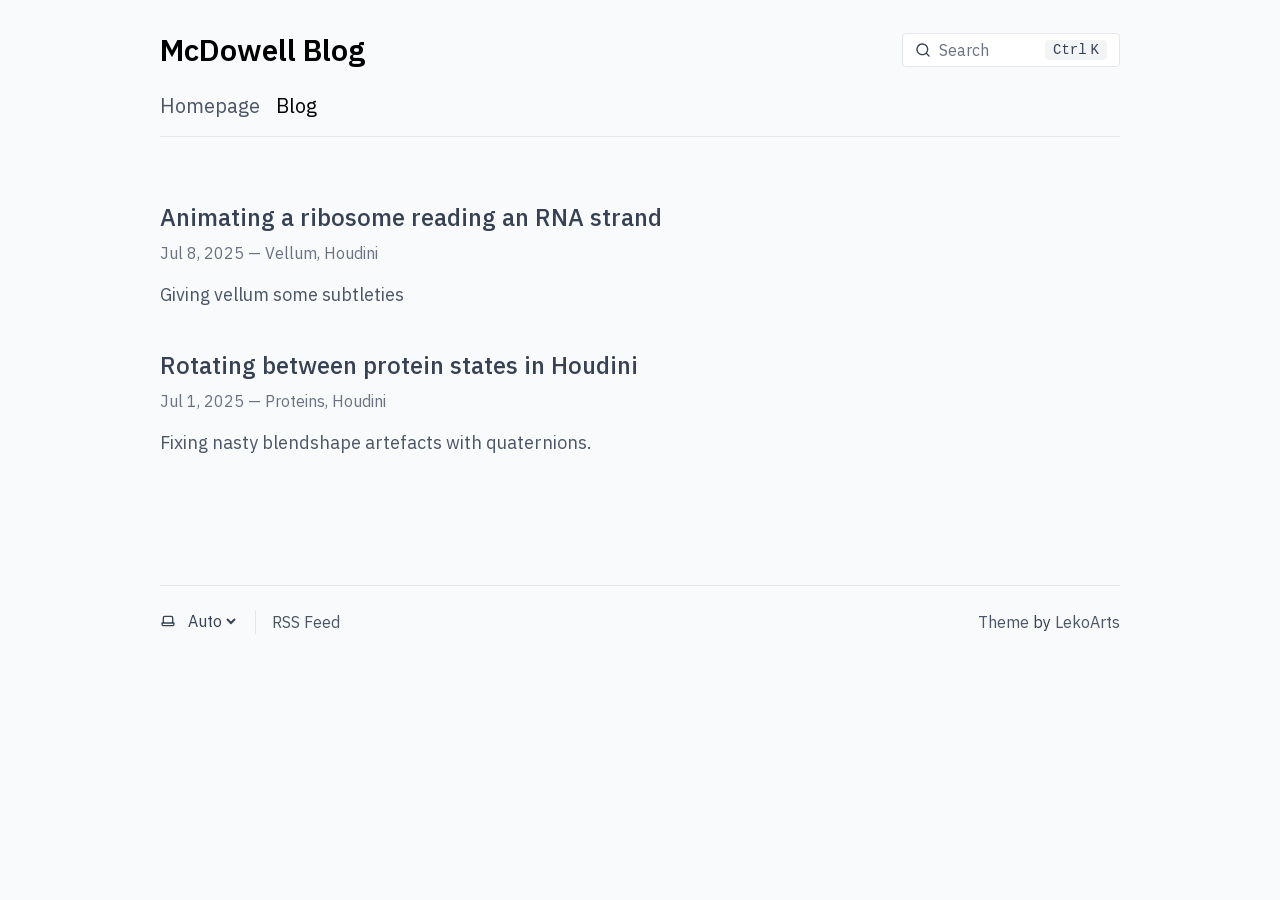
<file: blog/index.html>
<!DOCTYPE html><html lang="en-US"> <head><meta charset="UTF-8"><meta name="viewport" content="width=device-width"><link rel="icon" type="image/svg+xml" href="/favicon.svg"><meta name="generator" content="Astro v5.18.0"><style>@font-face{font-family:"IBM Plex Sans-6c876a4f399f8af5";src:url("/_astro/fonts/c8daa8b7a2b17472.woff2") format("woff2");font-display:swap;unicode-range:U+0000-00FF,U+0131,U+0152-0153,U+02BB-02BC,U+02C6,U+02DA,U+02DC,U+0304,U+0308,U+0329,U+2000-206F,U+20AC,U+2122,U+2191,U+2193,U+2212,U+2215,U+FEFF,U+FFFD;font-weight:400;font-style:italic;}@font-face{font-family:"IBM Plex Sans-6c876a4f399f8af5";src:url("/_astro/fonts/c8daa8b7a2b17472.woff2") format("woff2");font-display:swap;unicode-range:U+0000-00FF,U+0131,U+0152-0153,U+02BB-02BC,U+02C6,U+02DA,U+02DC,U+0304,U+0308,U+0329,U+2000-206F,U+20AC,U+2122,U+2191,U+2193,U+2212,U+2215,U+FEFF,U+FFFD;font-weight:500;font-style:italic;}@font-face{font-family:"IBM Plex Sans-6c876a4f399f8af5";src:url("/_astro/fonts/c8daa8b7a2b17472.woff2") format("woff2");font-display:swap;unicode-range:U+0000-00FF,U+0131,U+0152-0153,U+02BB-02BC,U+02C6,U+02DA,U+02DC,U+0304,U+0308,U+0329,U+2000-206F,U+20AC,U+2122,U+2191,U+2193,U+2212,U+2215,U+FEFF,U+FFFD;font-weight:600;font-style:italic;}@font-face{font-family:"IBM Plex Sans-6c876a4f399f8af5";src:url("/_astro/fonts/2eb6e0e4fc33dd24.woff2") format("woff2");font-display:swap;unicode-range:U+0000-00FF,U+0131,U+0152-0153,U+02BB-02BC,U+02C6,U+02DA,U+02DC,U+0304,U+0308,U+0329,U+2000-206F,U+20AC,U+2122,U+2191,U+2193,U+2212,U+2215,U+FEFF,U+FFFD;font-weight:400;font-style:normal;}@font-face{font-family:"IBM Plex Sans-6c876a4f399f8af5";src:url("/_astro/fonts/2eb6e0e4fc33dd24.woff2") format("woff2");font-display:swap;unicode-range:U+0000-00FF,U+0131,U+0152-0153,U+02BB-02BC,U+02C6,U+02DA,U+02DC,U+0304,U+0308,U+0329,U+2000-206F,U+20AC,U+2122,U+2191,U+2193,U+2212,U+2215,U+FEFF,U+FFFD;font-weight:500;font-style:normal;}@font-face{font-family:"IBM Plex Sans-6c876a4f399f8af5";src:url("/_astro/fonts/2eb6e0e4fc33dd24.woff2") format("woff2");font-display:swap;unicode-range:U+0000-00FF,U+0131,U+0152-0153,U+02BB-02BC,U+02C6,U+02DA,U+02DC,U+0304,U+0308,U+0329,U+2000-206F,U+20AC,U+2122,U+2191,U+2193,U+2212,U+2215,U+FEFF,U+FFFD;font-weight:600;font-style:normal;}@font-face{font-family:"IBM Plex Sans-6c876a4f399f8af5 fallback: Arial";src:local("Arial");font-display:swap;font-weight:400;font-style:italic;size-adjust:99.5961%;ascent-override:102.9157%;descent-override:27.6115%;line-gap-override:0%;}@font-face{font-family:"IBM Plex Sans-6c876a4f399f8af5 fallback: Arial";src:local("Arial");font-display:swap;font-weight:500;font-style:italic;size-adjust:99.5961%;ascent-override:102.9157%;descent-override:27.6115%;line-gap-override:0%;}@font-face{font-family:"IBM Plex Sans-6c876a4f399f8af5 fallback: Arial";src:local("Arial");font-display:swap;font-weight:600;font-style:italic;size-adjust:99.5961%;ascent-override:102.9157%;descent-override:27.6115%;line-gap-override:0%;}@font-face{font-family:"IBM Plex Sans-6c876a4f399f8af5 fallback: Arial";src:local("Arial");font-display:swap;font-weight:400;font-style:normal;size-adjust:99.5961%;ascent-override:102.9157%;descent-override:27.6115%;line-gap-override:0%;}@font-face{font-family:"IBM Plex Sans-6c876a4f399f8af5 fallback: Arial";src:local("Arial");font-display:swap;font-weight:500;font-style:normal;size-adjust:99.5961%;ascent-override:102.9157%;descent-override:27.6115%;line-gap-override:0%;}@font-face{font-family:"IBM Plex Sans-6c876a4f399f8af5 fallback: Arial";src:local("Arial");font-display:swap;font-weight:600;font-style:normal;size-adjust:99.5961%;ascent-override:102.9157%;descent-override:27.6115%;line-gap-override:0%;}:root{--font-plex-sans:"IBM Plex Sans-6c876a4f399f8af5","IBM Plex Sans-6c876a4f399f8af5 fallback: Arial",sans-serif;}</style><link rel="preload" href="/_astro/fonts/c8daa8b7a2b17472.woff2" as="font" type="font/woff2" crossorigin><link rel="preload" href="/_astro/fonts/2eb6e0e4fc33dd24.woff2" as="font" type="font/woff2" crossorigin><script>
	window.AtmbThemeProvider = (() => {
		const storedTheme = typeof localStorage !== 'undefined' && localStorage.getItem('atmb-theme')
		const theme = storedTheme || (window.matchMedia('(prefers-color-scheme: light)').matches ? 'light' : 'dark')
		document.documentElement.dataset.theme = theme === 'light' ? 'light' : 'dark'
		return {
			updatePickers(theme = storedTheme || 'auto') {
				document.querySelectorAll('atmb-theme-select').forEach((picker) => {
					const select = picker.querySelector('select')
					// prettier-ignore
					if (select)
select.value = theme
					/** @type {HTMLTemplateElement | null} */
					const tmpl = document.querySelector(`#theme-icons`)
					const newIcon = tmpl && tmpl.content.querySelector(`.${theme}`)
					if (newIcon) {
						const oldIcon = picker.querySelector('svg.label-icon')
						if (oldIcon) {
							oldIcon.replaceChildren(...newIcon.cloneNode(true).childNodes)
						}
					}
				})
			},
		}
	})()
</script><template id="theme-icons"><svg aria-hidden="true" class="light label-icon" width="16" height="16" viewBox="0 0 24 24" fill="currentColor"><path d="M5 12a1 1 0 0 0-1-1H3a1 1 0 0 0 0 2h1a1 1 0 0 0 1-1Zm.64 5-.71.71a1 1 0 0 0 0 1.41 1 1 0 0 0 1.41 0l.71-.71A1 1 0 0 0 5.64 17ZM12 5a1 1 0 0 0 1-1V3a1 1 0 0 0-2 0v1a1 1 0 0 0 1 1Zm5.66 2.34a1 1 0 0 0 .7-.29l.71-.71a1 1 0 1 0-1.41-1.41l-.66.71a1 1 0 0 0 0 1.41 1 1 0 0 0 .66.29Zm-12-.29a1 1 0 0 0 1.41 0 1 1 0 0 0 0-1.41l-.71-.71a1.004 1.004 0 1 0-1.43 1.41l.73.71ZM21 11h-1a1 1 0 0 0 0 2h1a1 1 0 0 0 0-2Zm-2.64 6A1 1 0 0 0 17 18.36l.71.71a1 1 0 0 0 1.41 0 1 1 0 0 0 0-1.41l-.76-.66ZM12 6.5a5.5 5.5 0 1 0 5.5 5.5A5.51 5.51 0 0 0 12 6.5Zm0 9a3.5 3.5 0 1 1 0-7 3.5 3.5 0 0 1 0 7Zm0 3.5a1 1 0 0 0-1 1v1a1 1 0 0 0 2 0v-1a1 1 0 0 0-1-1Z"/></svg><svg aria-hidden="true" class="dark label-icon" width="16" height="16" viewBox="0 0 24 24" fill="currentColor"><path d="M21.64 13a1 1 0 0 0-1.05-.14 8.049 8.049 0 0 1-3.37.73 8.15 8.15 0 0 1-8.14-8.1 8.59 8.59 0 0 1 .25-2A1 1 0 0 0 8 2.36a10.14 10.14 0 1 0 14 11.69 1 1 0 0 0-.36-1.05Zm-9.5 6.69A8.14 8.14 0 0 1 7.08 5.22v.27a10.15 10.15 0 0 0 10.14 10.14 9.784 9.784 0 0 0 2.1-.22 8.11 8.11 0 0 1-7.18 4.32v-.04Z"/></svg><svg aria-hidden="true" class="auto label-icon" width="16" height="16" viewBox="0 0 24 24" fill="currentColor"><path d="M21 14h-1V7a3 3 0 0 0-3-3H7a3 3 0 0 0-3 3v7H3a1 1 0 0 0-1 1v2a3 3 0 0 0 3 3h14a3 3 0 0 0 3-3v-2a1 1 0 0 0-1-1ZM6 7a1 1 0 0 1 1-1h10a1 1 0 0 1 1 1v7H6V7Zm14 10a1 1 0 0 1-1 1H5a1 1 0 0 1-1-1v-1h16v1Z"/></svg></template><title>Blog | McDowell Blog</title><meta name="description" content="This blog is about medical animation. Mainly technical Houdini stuff and behind-the-scenes."><meta name="image" content="https://mcdowell-animation.github.io/og-image.png"><link rel="alternate" type="application/rss+xml" title="McDowell Blog" href="https://mcdowell-animation.github.io/rss.xml"><link rel="canonical" href="https://mcdowell-animation.github.io/blog/"><meta property="og:title" content="Blog | McDowell Blog"><meta property="og:url" content="https://mcdowell-animation.github.io/blog/"><meta property="og:description" content="This blog is about medical animation. Mainly technical Houdini stuff and behind-the-scenes."><meta property="og:image" content="https://mcdowell-animation.github.io/og-image.png"><meta property="og:type" content="website"><meta name="twitter:card" content="summary_large_image"><meta name="twitter:title" content="Blog | McDowell Blog"><meta name="twitter:url" content="https://mcdowell-animation.github.io/blog/"><meta name="twitter:description" content="This blog is about medical animation. Mainly technical Houdini stuff and behind-the-scenes."><meta name="twitter:image" content="https://mcdowell-animation.github.io/og-image.png"><link rel="stylesheet" href="/_astro/_blog_.CKvP8Qco.css"></head> <body class="min-h-screen bg-bg text-text"> <a class="border-0 h-px w-px -m-px p-0 overflow-hidden absolute focus:p-4 focus:fixed focus:top-1 focus:left-1 focus:bg-gray-100 dark:focus:bg-gray-800 focus:z-50 focus:w-auto focus:h-auto focus:text-black dark:focus:text-white" href="#skip-to-content" data-astro-cid-efynd3a5>Skip to content</a>  <header class="container"> <span class="block" style="height:calc(var(--spacing) * 8);min-height:calc(var(--spacing) * 8);width:1px;min-width:1px"></span> <div class="flex flex-row justify-between items-center"> <div> <a class="font-semibold text-xl md:text-2xl lg:text-3xl text-highlight" href="/" aria-label="McDowell Blog - Back to home">McDowell Blog</a> </div> <site-search class="contents"> <button class="flex items-center sm:border sm:border-border sm:rounded-sm gap-2 sm:py-1 sm:px-3 sm:bg-white sm:dark:bg-black hover:cursor-pointer hover:border-gray-400 dark:hover:border-gray-500" data-open-modal disabled aria-label="Search" aria-keyshortcuts="Control+K"> <svg aria-hidden="true" class="w-5 h-5 sm:w-4 sm:h-4" width="16" height="16" viewBox="0 0 24 24" fill="currentColor"><path d="M21.71 20.29 18 16.61A9 9 0 1 0 16.61 18l3.68 3.68a.999.999 0 0 0 1.42 0 1 1 0 0 0 0-1.39ZM11 18a7 7 0 1 1 0-14 7 7 0 0 1 0 14Z"/></svg> <span class="hidden sm:block text-faded" aria-hidden="true">Search</span> <kbd class="hidden sm:flex bg-gray-100 dark:bg-gray-800 px-2 rounded-sm gap-1 ml-0 sm:ml-8 md:ml-12" style="display: none;"> <kbd class="text-sm">Ctrl</kbd><kbd class="text-sm">K</kbd> </kbd> </button> <dialog class="p-0 m-0 w-full h-full max-w-full max-h-full shadow-xl open:flex flex-col backdrop:backdrop-blur-lg backdrop:bg-gray-900/20 border border-gray-300 dark:border-gray-600 sm:w-[90%] sm:max-w-3xl sm:h-max sm:min-h-64 sm:max-h-[calc(100%-8rem)] sm:rounded-lg sm:mt-12 sm:mx-auto bg-gray-100 dark:bg-gray-800" aria-label="Search"> <div id="dialog-frame" class="relative overflow-auto flex flex-col gap-2 p-4 grow"> <button data-close-modal class="flex absolute self-end items-center p-0.5 text-subtle z-10 cursor-pointer sm:hidden">
Cancel
</button> <div class="search-container"> <div id="search"></div> </div> </div> <div class="hidden sm:block px-4 py-2 bg-gray-50 dark:bg-gray-900 text-faded"> <kbd class="text-sm bg-gray-100 dark:bg-gray-800 px-2 py-1 rounded-sm mr-1">Esc</kbd> to close
</div> </dialog> </site-search> <script>
	/* eslint-disable antfu/if-newline */
	;(() => {
		const openBtn = document.querySelector('button[data-open-modal]')
		const shortcut = openBtn?.querySelector('kbd')
		if (!openBtn || !(shortcut instanceof HTMLElement)) return
		const platformKey = shortcut.querySelector('kbd')
		if (platformKey && /Mac|iPhone|iPod|iPad/i.test(navigator.platform)) {
			platformKey.textContent = '⌘'
			openBtn.setAttribute('aria-keyshortcuts', 'Meta+K')
		}
		shortcut.style.display = ''
	})()
</script> <script type="module" src="/_astro/search.astro_astro_type_script_index_0_lang.BXQOI-XX.js"></script>  </div> <span class="block" style="height:calc(var(--spacing) * 6);min-height:calc(var(--spacing) * 6);width:1px;min-width:1px"></span> <div class="flex flex-row justify-between items-center border-b border-border pb-4 text-lg md:text-xl"> <nav aria-label="Primary navigation" class="flex gap-4"> <a class="text-subtle hover:underline hover:text-highlight" href="https://www.mcdowell.nl" aria-current="false">Homepage</a><a class="text-subtle hover:underline hover:text-highlight active" href="/blog/" aria-current="page">Blog</a> </nav> <div class="flex gap-4">  </div> </div> <span class="block" style="height:calc(var(--spacing) * 16);min-height:calc(var(--spacing) * 16);width:1px;min-width:1px"></span> </header>   <main id="skip-to-content" class="container"> <h1 class="sr-only">Blog</h1> <div class="flex gap-10 flex-col"> <div> <a class="text-lg md:text-xl lg:text-2xl hover:underline hover:text-highlight font-medium" href="/animating-a-ribosome-reading-an-rna-strand/">Animating a ribosome reading an RNA strand</a> <span class="block" style="height:calc(var(--spacing) * 2);min-height:calc(var(--spacing) * 2);width:1px;min-width:1px"></span> <div class="text-faded"> Jul 8, 2025 — Vellum, Houdini </div> <span class="block" style="height:calc(var(--spacing) * 4);min-height:calc(var(--spacing) * 4);width:1px;min-width:1px"></span> <div class="text-subtle text-md md:text-lg">Giving vellum some subtleties</div> </div><div> <a class="text-lg md:text-xl lg:text-2xl hover:underline hover:text-highlight font-medium" href="/rotating-between-protein-states-in-houdini/">Rotating between protein states in Houdini</a> <span class="block" style="height:calc(var(--spacing) * 2);min-height:calc(var(--spacing) * 2);width:1px;min-width:1px"></span> <div class="text-faded"> Jul 1, 2025 — Proteins, Houdini </div> <span class="block" style="height:calc(var(--spacing) * 4);min-height:calc(var(--spacing) * 4);width:1px;min-width:1px"></span> <div class="text-subtle text-md md:text-lg">Fixing nasty blendshape artefacts with quaternions.</div> </div> </div> </main>  <footer class="container"> <span class="block" style="height:calc(var(--spacing) * 32);min-height:calc(var(--spacing) * 32);width:1px;min-width:1px"></span> <div class="flex flex-row justify-between items-center pt-6 border-t border-border"> <div class="flex gap-4"> <atmb-theme-select> <label class="relative flex items-center gap-2"> <span class="sr-only">Select theme</span> <svg aria-hidden="true" class="icon label-icon" width="16" height="16" viewBox="0 0 24 24" fill="currentColor"><path d="M21 14h-1V7a3 3 0 0 0-3-3H7a3 3 0 0 0-3 3v7H3a1 1 0 0 0-1 1v2a3 3 0 0 0 3 3h14a3 3 0 0 0 3-3v-2a1 1 0 0 0-1-1ZM6 7a1 1 0 0 1 1-1h10a1 1 0 0 1 1 1v7H6V7Zm14 10a1 1 0 0 1-1 1H5a1 1 0 0 1-1-1v-1h16v1Z"/></svg> <select value="auto" autocomplete="off"> <option value="dark">Dark</option><option value="light">Light</option><option value="auto" selected>Auto</option> </select> </label> </atmb-theme-select>  <script>
	AtmbThemeProvider.updatePickers()
</script> <script type="module">const a="atmb-theme";function n(e){return e==="auto"||e==="dark"||e==="light"?e:"auto"}function o(){return n(typeof localStorage<"u"&&localStorage.getItem(a))}function c(e){typeof localStorage<"u"&&localStorage.setItem(a,e==="light"||e==="dark"?e:"")}function l(){return matchMedia("(prefers-color-scheme: light)").matches?"light":"dark"}function t(e){AtmbThemeProvider.updatePickers(e),document.documentElement.dataset.theme=e==="auto"?l():e,c(e)}matchMedia("(prefers-color-scheme: light)").addEventListener("change",()=>{o()==="auto"&&t("auto")});class s extends HTMLElement{constructor(){super(),t(o()),this.querySelector("select")?.addEventListener("change",r=>{r.currentTarget instanceof HTMLSelectElement&&t(n(r.currentTarget.value))})}}customElements.get("atmb-theme-select")||customElements.define("atmb-theme-select",s);</script> <span class="w-px h-auto bg-border"></span> <a class="text-subtle hover:underline hover:text-highlight" href="/rss.xml">RSS Feed</a> </div> <div> <a class="text-subtle hover:underline hover:text-highlight" href="http://github.com/LekoArts/astro-theme-minimal-blog">Theme</a> by <a class="text-subtle hover:underline hover:text-highlight" href="https://www.lekoarts.de/?utm_source=astro-theme-minimal-blog">LekoArts</a> </div> </div> <span class="block" style="height:calc(var(--spacing) * 8);min-height:calc(var(--spacing) * 8);width:1px;min-width:1px"></span> </footer> </body></html>
</file>
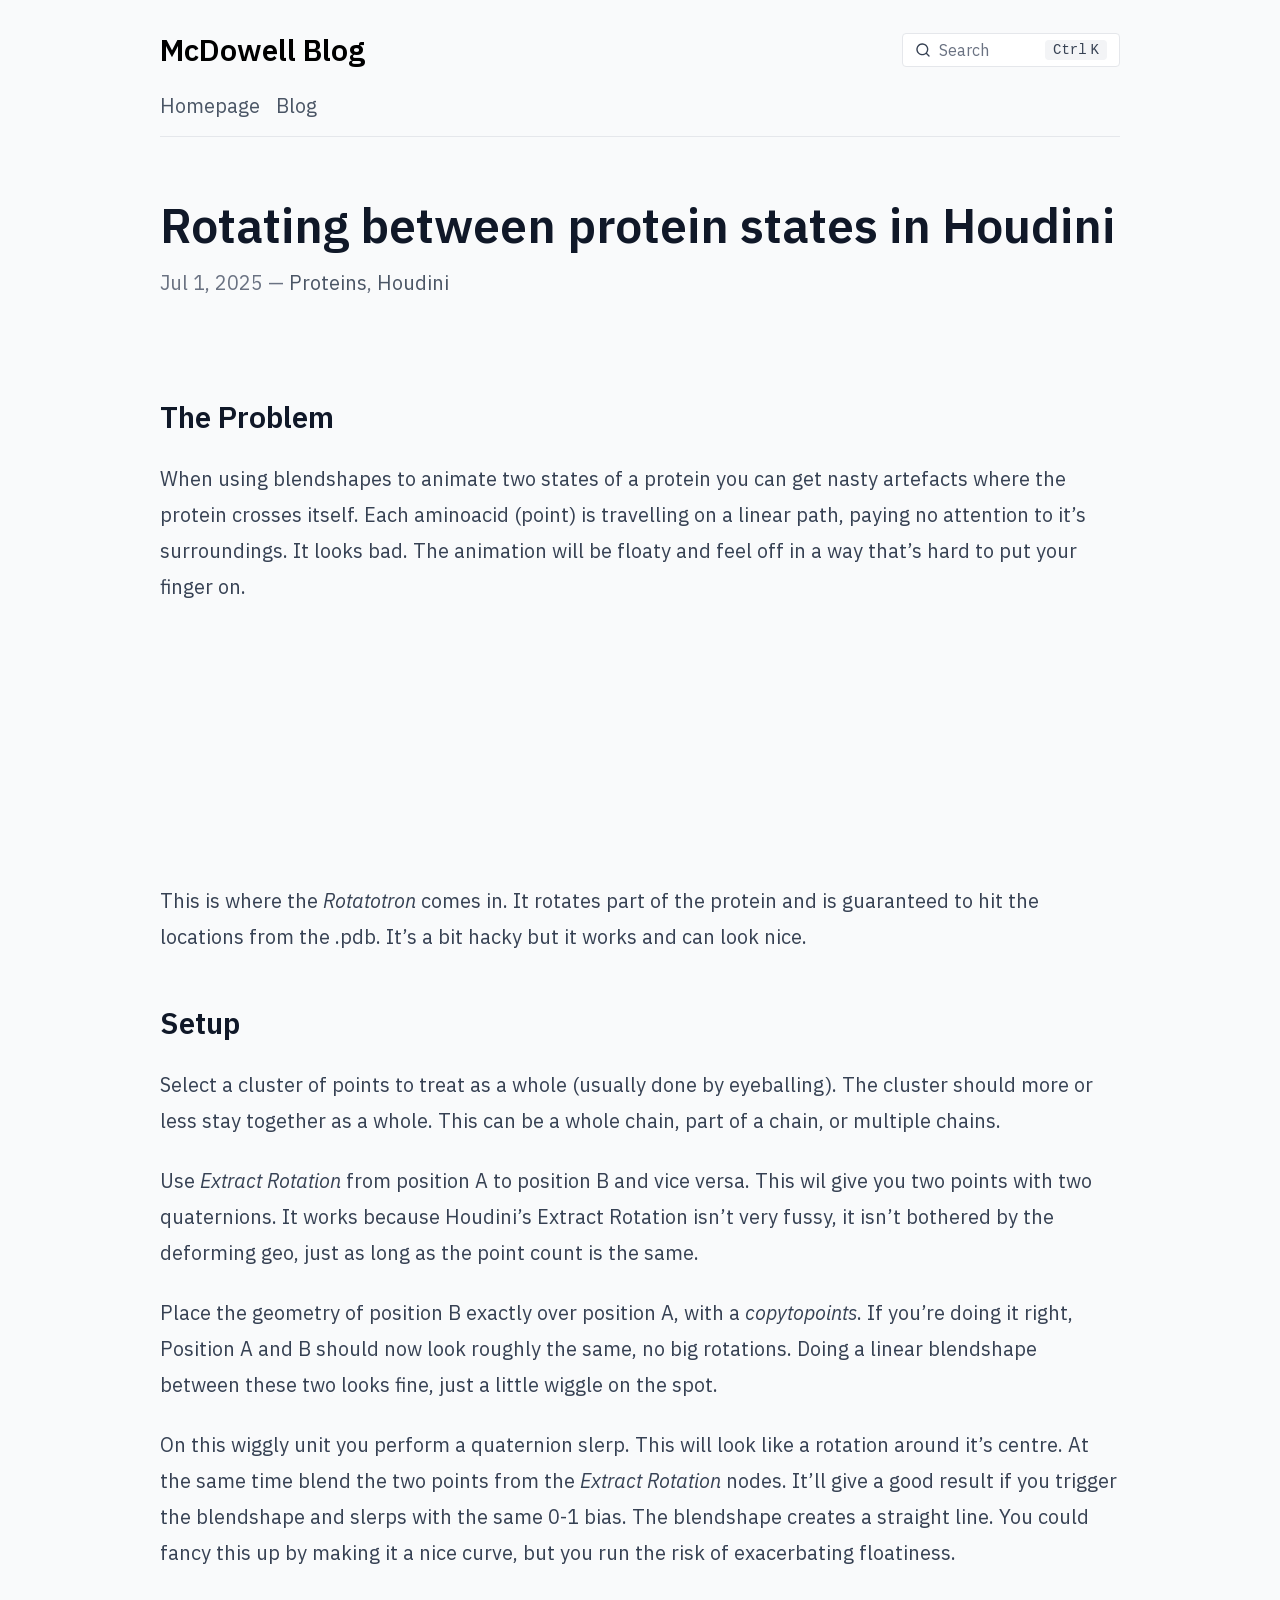
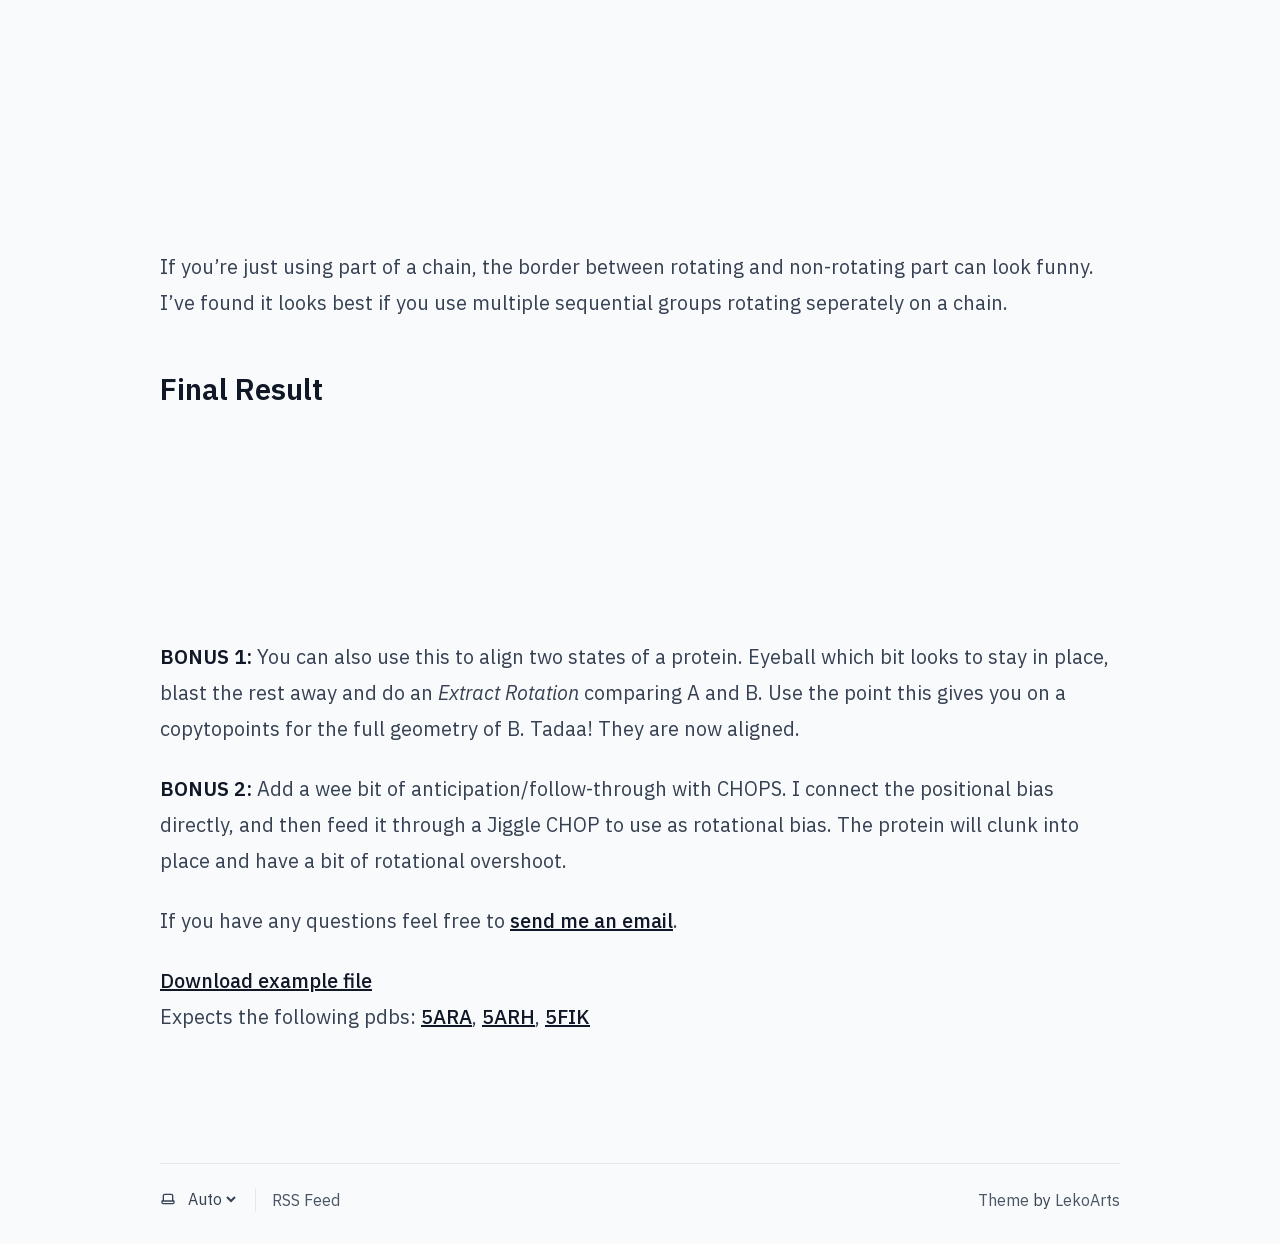
<file: rotating-between-protein-states-in-houdini/index.html>
<!DOCTYPE html><html lang="en-US"> <head><meta charset="UTF-8"><meta name="viewport" content="width=device-width"><link rel="icon" type="image/svg+xml" href="/favicon.svg"><meta name="generator" content="Astro v5.18.0"><style>@font-face{font-family:"IBM Plex Sans-6c876a4f399f8af5";src:url("/_astro/fonts/c8daa8b7a2b17472.woff2") format("woff2");font-display:swap;unicode-range:U+0000-00FF,U+0131,U+0152-0153,U+02BB-02BC,U+02C6,U+02DA,U+02DC,U+0304,U+0308,U+0329,U+2000-206F,U+20AC,U+2122,U+2191,U+2193,U+2212,U+2215,U+FEFF,U+FFFD;font-weight:400;font-style:italic;}@font-face{font-family:"IBM Plex Sans-6c876a4f399f8af5";src:url("/_astro/fonts/c8daa8b7a2b17472.woff2") format("woff2");font-display:swap;unicode-range:U+0000-00FF,U+0131,U+0152-0153,U+02BB-02BC,U+02C6,U+02DA,U+02DC,U+0304,U+0308,U+0329,U+2000-206F,U+20AC,U+2122,U+2191,U+2193,U+2212,U+2215,U+FEFF,U+FFFD;font-weight:500;font-style:italic;}@font-face{font-family:"IBM Plex Sans-6c876a4f399f8af5";src:url("/_astro/fonts/c8daa8b7a2b17472.woff2") format("woff2");font-display:swap;unicode-range:U+0000-00FF,U+0131,U+0152-0153,U+02BB-02BC,U+02C6,U+02DA,U+02DC,U+0304,U+0308,U+0329,U+2000-206F,U+20AC,U+2122,U+2191,U+2193,U+2212,U+2215,U+FEFF,U+FFFD;font-weight:600;font-style:italic;}@font-face{font-family:"IBM Plex Sans-6c876a4f399f8af5";src:url("/_astro/fonts/2eb6e0e4fc33dd24.woff2") format("woff2");font-display:swap;unicode-range:U+0000-00FF,U+0131,U+0152-0153,U+02BB-02BC,U+02C6,U+02DA,U+02DC,U+0304,U+0308,U+0329,U+2000-206F,U+20AC,U+2122,U+2191,U+2193,U+2212,U+2215,U+FEFF,U+FFFD;font-weight:400;font-style:normal;}@font-face{font-family:"IBM Plex Sans-6c876a4f399f8af5";src:url("/_astro/fonts/2eb6e0e4fc33dd24.woff2") format("woff2");font-display:swap;unicode-range:U+0000-00FF,U+0131,U+0152-0153,U+02BB-02BC,U+02C6,U+02DA,U+02DC,U+0304,U+0308,U+0329,U+2000-206F,U+20AC,U+2122,U+2191,U+2193,U+2212,U+2215,U+FEFF,U+FFFD;font-weight:500;font-style:normal;}@font-face{font-family:"IBM Plex Sans-6c876a4f399f8af5";src:url("/_astro/fonts/2eb6e0e4fc33dd24.woff2") format("woff2");font-display:swap;unicode-range:U+0000-00FF,U+0131,U+0152-0153,U+02BB-02BC,U+02C6,U+02DA,U+02DC,U+0304,U+0308,U+0329,U+2000-206F,U+20AC,U+2122,U+2191,U+2193,U+2212,U+2215,U+FEFF,U+FFFD;font-weight:600;font-style:normal;}@font-face{font-family:"IBM Plex Sans-6c876a4f399f8af5 fallback: Arial";src:local("Arial");font-display:swap;font-weight:400;font-style:italic;size-adjust:99.5961%;ascent-override:102.9157%;descent-override:27.6115%;line-gap-override:0%;}@font-face{font-family:"IBM Plex Sans-6c876a4f399f8af5 fallback: Arial";src:local("Arial");font-display:swap;font-weight:500;font-style:italic;size-adjust:99.5961%;ascent-override:102.9157%;descent-override:27.6115%;line-gap-override:0%;}@font-face{font-family:"IBM Plex Sans-6c876a4f399f8af5 fallback: Arial";src:local("Arial");font-display:swap;font-weight:600;font-style:italic;size-adjust:99.5961%;ascent-override:102.9157%;descent-override:27.6115%;line-gap-override:0%;}@font-face{font-family:"IBM Plex Sans-6c876a4f399f8af5 fallback: Arial";src:local("Arial");font-display:swap;font-weight:400;font-style:normal;size-adjust:99.5961%;ascent-override:102.9157%;descent-override:27.6115%;line-gap-override:0%;}@font-face{font-family:"IBM Plex Sans-6c876a4f399f8af5 fallback: Arial";src:local("Arial");font-display:swap;font-weight:500;font-style:normal;size-adjust:99.5961%;ascent-override:102.9157%;descent-override:27.6115%;line-gap-override:0%;}@font-face{font-family:"IBM Plex Sans-6c876a4f399f8af5 fallback: Arial";src:local("Arial");font-display:swap;font-weight:600;font-style:normal;size-adjust:99.5961%;ascent-override:102.9157%;descent-override:27.6115%;line-gap-override:0%;}:root{--font-plex-sans:"IBM Plex Sans-6c876a4f399f8af5","IBM Plex Sans-6c876a4f399f8af5 fallback: Arial",sans-serif;}</style><link rel="preload" href="/_astro/fonts/c8daa8b7a2b17472.woff2" as="font" type="font/woff2" crossorigin><link rel="preload" href="/_astro/fonts/2eb6e0e4fc33dd24.woff2" as="font" type="font/woff2" crossorigin><script>
	window.AtmbThemeProvider = (() => {
		const storedTheme = typeof localStorage !== 'undefined' && localStorage.getItem('atmb-theme')
		const theme = storedTheme || (window.matchMedia('(prefers-color-scheme: light)').matches ? 'light' : 'dark')
		document.documentElement.dataset.theme = theme === 'light' ? 'light' : 'dark'
		return {
			updatePickers(theme = storedTheme || 'auto') {
				document.querySelectorAll('atmb-theme-select').forEach((picker) => {
					const select = picker.querySelector('select')
					// prettier-ignore
					if (select)
select.value = theme
					/** @type {HTMLTemplateElement | null} */
					const tmpl = document.querySelector(`#theme-icons`)
					const newIcon = tmpl && tmpl.content.querySelector(`.${theme}`)
					if (newIcon) {
						const oldIcon = picker.querySelector('svg.label-icon')
						if (oldIcon) {
							oldIcon.replaceChildren(...newIcon.cloneNode(true).childNodes)
						}
					}
				})
			},
		}
	})()
</script><template id="theme-icons"><svg aria-hidden="true" class="light label-icon" width="16" height="16" viewBox="0 0 24 24" fill="currentColor"><path d="M5 12a1 1 0 0 0-1-1H3a1 1 0 0 0 0 2h1a1 1 0 0 0 1-1Zm.64 5-.71.71a1 1 0 0 0 0 1.41 1 1 0 0 0 1.41 0l.71-.71A1 1 0 0 0 5.64 17ZM12 5a1 1 0 0 0 1-1V3a1 1 0 0 0-2 0v1a1 1 0 0 0 1 1Zm5.66 2.34a1 1 0 0 0 .7-.29l.71-.71a1 1 0 1 0-1.41-1.41l-.66.71a1 1 0 0 0 0 1.41 1 1 0 0 0 .66.29Zm-12-.29a1 1 0 0 0 1.41 0 1 1 0 0 0 0-1.41l-.71-.71a1.004 1.004 0 1 0-1.43 1.41l.73.71ZM21 11h-1a1 1 0 0 0 0 2h1a1 1 0 0 0 0-2Zm-2.64 6A1 1 0 0 0 17 18.36l.71.71a1 1 0 0 0 1.41 0 1 1 0 0 0 0-1.41l-.76-.66ZM12 6.5a5.5 5.5 0 1 0 5.5 5.5A5.51 5.51 0 0 0 12 6.5Zm0 9a3.5 3.5 0 1 1 0-7 3.5 3.5 0 0 1 0 7Zm0 3.5a1 1 0 0 0-1 1v1a1 1 0 0 0 2 0v-1a1 1 0 0 0-1-1Z"/></svg><svg aria-hidden="true" class="dark label-icon" width="16" height="16" viewBox="0 0 24 24" fill="currentColor"><path d="M21.64 13a1 1 0 0 0-1.05-.14 8.049 8.049 0 0 1-3.37.73 8.15 8.15 0 0 1-8.14-8.1 8.59 8.59 0 0 1 .25-2A1 1 0 0 0 8 2.36a10.14 10.14 0 1 0 14 11.69 1 1 0 0 0-.36-1.05Zm-9.5 6.69A8.14 8.14 0 0 1 7.08 5.22v.27a10.15 10.15 0 0 0 10.14 10.14 9.784 9.784 0 0 0 2.1-.22 8.11 8.11 0 0 1-7.18 4.32v-.04Z"/></svg><svg aria-hidden="true" class="auto label-icon" width="16" height="16" viewBox="0 0 24 24" fill="currentColor"><path d="M21 14h-1V7a3 3 0 0 0-3-3H7a3 3 0 0 0-3 3v7H3a1 1 0 0 0-1 1v2a3 3 0 0 0 3 3h14a3 3 0 0 0 3-3v-2a1 1 0 0 0-1-1ZM6 7a1 1 0 0 1 1-1h10a1 1 0 0 1 1 1v7H6V7Zm14 10a1 1 0 0 1-1 1H5a1 1 0 0 1-1-1v-1h16v1Z"/></svg></template><title>Rotating between protein states in Houdini</title><meta name="description" content="Fixing nasty blendshape artefacts with quaternions."><meta name="image" content="https://mcdowell-animation.github.io/og-image.png"><link rel="alternate" type="application/rss+xml" title="McDowell Blog" href="https://mcdowell-animation.github.io/rss.xml"><link rel="canonical" href="https://mcdowell-animation.github.io/rotating-between-protein-states-in-houdini/"><meta property="og:title" content="Rotating between protein states in Houdini"><meta property="og:url" content="https://mcdowell-animation.github.io/rotating-between-protein-states-in-houdini/"><meta property="og:description" content="Fixing nasty blendshape artefacts with quaternions."><meta property="og:image" content="https://mcdowell-animation.github.io/og-image.png"><meta property="og:type" content="website"><meta name="twitter:card" content="summary_large_image"><meta name="twitter:title" content="Rotating between protein states in Houdini"><meta name="twitter:url" content="https://mcdowell-animation.github.io/rotating-between-protein-states-in-houdini/"><meta name="twitter:description" content="Fixing nasty blendshape artefacts with quaternions."><meta name="twitter:image" content="https://mcdowell-animation.github.io/og-image.png"> <meta name="twitter:label1" value="Author"> <meta name="twitter:data1" data-pagefind-meta="author" value="Steven McDowell"> <meta name="twitter:label2" value="Tags"> <meta name="twitter:data2" value="Proteins, Houdini"> <meta name="article:published_time" data-pagefind-meta="published_time" content="2025-07-01T00:00:00.000Z"> <meta name="article:modified_time" data-pagefind-meta="modified_time" content="2025-07-01T00:00:00.000Z"> <link rel="stylesheet" href="/_astro/_blog_.CKvP8Qco.css"></head> <body class="min-h-screen bg-bg text-text"> <a class="border-0 h-px w-px -m-px p-0 overflow-hidden absolute focus:p-4 focus:fixed focus:top-1 focus:left-1 focus:bg-gray-100 dark:focus:bg-gray-800 focus:z-50 focus:w-auto focus:h-auto focus:text-black dark:focus:text-white" href="#skip-to-content" data-astro-cid-efynd3a5>Skip to content</a>  <header class="container"> <span class="block" style="height:calc(var(--spacing) * 8);min-height:calc(var(--spacing) * 8);width:1px;min-width:1px"></span> <div class="flex flex-row justify-between items-center"> <div> <a class="font-semibold text-xl md:text-2xl lg:text-3xl text-highlight" href="/" aria-label="McDowell Blog - Back to home">McDowell Blog</a> </div> <site-search class="contents"> <button class="flex items-center sm:border sm:border-border sm:rounded-sm gap-2 sm:py-1 sm:px-3 sm:bg-white sm:dark:bg-black hover:cursor-pointer hover:border-gray-400 dark:hover:border-gray-500" data-open-modal disabled aria-label="Search" aria-keyshortcuts="Control+K"> <svg aria-hidden="true" class="w-5 h-5 sm:w-4 sm:h-4" width="16" height="16" viewBox="0 0 24 24" fill="currentColor"><path d="M21.71 20.29 18 16.61A9 9 0 1 0 16.61 18l3.68 3.68a.999.999 0 0 0 1.42 0 1 1 0 0 0 0-1.39ZM11 18a7 7 0 1 1 0-14 7 7 0 0 1 0 14Z"/></svg> <span class="hidden sm:block text-faded" aria-hidden="true">Search</span> <kbd class="hidden sm:flex bg-gray-100 dark:bg-gray-800 px-2 rounded-sm gap-1 ml-0 sm:ml-8 md:ml-12" style="display: none;"> <kbd class="text-sm">Ctrl</kbd><kbd class="text-sm">K</kbd> </kbd> </button> <dialog class="p-0 m-0 w-full h-full max-w-full max-h-full shadow-xl open:flex flex-col backdrop:backdrop-blur-lg backdrop:bg-gray-900/20 border border-gray-300 dark:border-gray-600 sm:w-[90%] sm:max-w-3xl sm:h-max sm:min-h-64 sm:max-h-[calc(100%-8rem)] sm:rounded-lg sm:mt-12 sm:mx-auto bg-gray-100 dark:bg-gray-800" aria-label="Search"> <div id="dialog-frame" class="relative overflow-auto flex flex-col gap-2 p-4 grow"> <button data-close-modal class="flex absolute self-end items-center p-0.5 text-subtle z-10 cursor-pointer sm:hidden">
Cancel
</button> <div class="search-container"> <div id="search"></div> </div> </div> <div class="hidden sm:block px-4 py-2 bg-gray-50 dark:bg-gray-900 text-faded"> <kbd class="text-sm bg-gray-100 dark:bg-gray-800 px-2 py-1 rounded-sm mr-1">Esc</kbd> to close
</div> </dialog> </site-search> <script>
	/* eslint-disable antfu/if-newline */
	;(() => {
		const openBtn = document.querySelector('button[data-open-modal]')
		const shortcut = openBtn?.querySelector('kbd')
		if (!openBtn || !(shortcut instanceof HTMLElement)) return
		const platformKey = shortcut.querySelector('kbd')
		if (platformKey && /Mac|iPhone|iPod|iPad/i.test(navigator.platform)) {
			platformKey.textContent = '⌘'
			openBtn.setAttribute('aria-keyshortcuts', 'Meta+K')
		}
		shortcut.style.display = ''
	})()
</script> <script type="module" src="/_astro/search.astro_astro_type_script_index_0_lang.BXQOI-XX.js"></script>  </div> <span class="block" style="height:calc(var(--spacing) * 6);min-height:calc(var(--spacing) * 6);width:1px;min-width:1px"></span> <div class="flex flex-row justify-between items-center border-b border-border pb-4 text-lg md:text-xl"> <nav aria-label="Primary navigation" class="flex gap-4"> <a class="text-subtle hover:underline hover:text-highlight" href="https://www.mcdowell.nl" aria-current="false">Homepage</a><a class="text-subtle hover:underline hover:text-highlight" href="/blog/" aria-current="false">Blog</a> </nav> <div class="flex gap-4">  </div> </div> <span class="block" style="height:calc(var(--spacing) * 16);min-height:calc(var(--spacing) * 16);width:1px;min-width:1px"></span> </header>   <main id="skip-to-content" class="container" data-pagefind-body> <div class="prose max-w-none dark:prose-invert prose-base md:prose-lg lg:prose-xl prose-a:hover:no-underline prose-h1:[font-size:1.8em] md:prose-h1:[font-size:2.1em] lg:prose-h1:[font-size:2.4em] prose-inline-code:before:content-[''] prose-inline-code:after:content-[''] prose-inline-code:font-normal prose-inline-code:bg-(--color-ic-bg) prose-inline-code:rounded prose-inline-code:px-1.5 prose-inline-code:py-0.5 prose-inline-code:border-(length:--ec-brdWd) prose-inline-code:border-(--color-ic-border) prose-img:rounded-lg">  <h1 class="mb-0!" data-pagefind-meta="title">Rotating between protein states in Houdini</h1> <span class="block" style="height:calc(var(--spacing) * 4);min-height:calc(var(--spacing) * 4);width:1px;min-width:1px"></span> <div class="text-faded"> Jul 1, 2025 — <a class="text-subtle hover:underline hover:text-highlight font-normal no-underline hover:underline!" data-pagefind-filter="tag" href="/tags/proteins/">Proteins</a>, <a class="text-subtle hover:underline hover:text-highlight font-normal no-underline hover:underline!" data-pagefind-filter="tag" href="/tags/houdini/">Houdini</a> </div> <span class="block" style="height:calc(var(--spacing) * 12);min-height:calc(var(--spacing) * 12);width:1px;min-width:1px"></span> <div class="markdown-heading"><h3 id="the-problem" tabindex="-1">The Problem</h3><a aria-label="Permalink: The Problem" class="anchor" href="#the-problem"><svg class="anchor-icon" viewBox="0 0 16 16" aria-hidden="true"><path d="m7.775 3.275 1.25-1.25a3.5 3.5 0 1 1 4.95 4.95l-2.5 2.5a3.5 3.5 0 0 1-4.95 0 .751.751 0 0 1 .018-1.042.751.751 0 0 1 1.042-.018 1.998 1.998 0 0 0 2.83 0l2.5-2.5a2.002 2.002 0 0 0-2.83-2.83l-1.25 1.25a.751.751 0 0 1-1.042-.018.751.751 0 0 1-.018-1.042Zm-4.69 9.64a1.998 1.998 0 0 0 2.83 0l1.25-1.25a.751.751 0 0 1 1.042.018.751.751 0 0 1 .018 1.042l-1.25 1.25a3.5 3.5 0 1 1-4.95-4.95l2.5-2.5a3.5 3.5 0 0 1 4.95 0 .751.751 0 0 1-.018 1.042.751.751 0 0 1-1.042.018 1.998 1.998 0 0 0-2.83 0l-2.5 2.5a1.998 1.998 0 0 0 0 2.83Z"></path></svg></a></div>
<p>When using blendshapes to animate two states of a protein you can get nasty artefacts where the protein crosses itself. Each aminoacid (point) is travelling on a linear path, paying no attention to it’s surroundings. It looks bad. The animation will be floaty and feel off in a way that’s hard to put your finger on.</p>
<div class="grid grid-cols-1 lg:grid-cols-2 gap-x-6"><div><video autoplay muted loop playsinline><source src="/video/prot_rot/centr_rot_wrong.mp4"/></video></div><div><video autoplay muted loop playsinline><source src="/video/prot_rot/prot_rot_wrong.mp4"/></video></div></div>
<p>This is where the <em>Rotatotron</em> comes in. It rotates part of the protein and is guaranteed to hit the locations from the .pdb. It’s a bit hacky but it works and can look nice.</p>
<div class="markdown-heading"><h3 id="setup" tabindex="-1">Setup</h3><a aria-label="Permalink: Setup" class="anchor" href="#setup"><svg class="anchor-icon" viewBox="0 0 16 16" aria-hidden="true"><path d="m7.775 3.275 1.25-1.25a3.5 3.5 0 1 1 4.95 4.95l-2.5 2.5a3.5 3.5 0 0 1-4.95 0 .751.751 0 0 1 .018-1.042.751.751 0 0 1 1.042-.018 1.998 1.998 0 0 0 2.83 0l2.5-2.5a2.002 2.002 0 0 0-2.83-2.83l-1.25 1.25a.751.751 0 0 1-1.042-.018.751.751 0 0 1-.018-1.042Zm-4.69 9.64a1.998 1.998 0 0 0 2.83 0l1.25-1.25a.751.751 0 0 1 1.042.018.751.751 0 0 1 .018 1.042l-1.25 1.25a3.5 3.5 0 1 1-4.95-4.95l2.5-2.5a3.5 3.5 0 0 1 4.95 0 .751.751 0 0 1-.018 1.042.751.751 0 0 1-1.042.018 1.998 1.998 0 0 0-2.83 0l-2.5 2.5a1.998 1.998 0 0 0 0 2.83Z"></path></svg></a></div>
<p>Select a cluster of points to treat as a whole (usually done by eyeballing). The cluster should more or less stay together as a whole. This can be a whole chain, part of a chain, or multiple chains.</p>
<p>Use <em>Extract Rotation</em> from position A to position B and vice versa. This wil give you two points with two quaternions. It works because Houdini’s Extract Rotation isn’t very fussy, it isn’t bothered by the deforming geo, just as long as the point count is the same.</p>
<p>Place the geometry of position B exactly over position A, with a <em>copytopoints</em>. If you’re doing it right, Position A and B should now look roughly the same, no big rotations. Doing a linear blendshape between these two looks fine, just a little wiggle on the spot.</p>
<p>On this wiggly unit you perform a quaternion slerp. This will look like a rotation around it’s centre.
At the same time blend the two points from the <em>Extract Rotation</em> nodes. It’ll give a good result if you trigger the blendshape and slerps with the same 0-1 bias. The blendshape creates a straight line. You could fancy this up by making it a nice curve, but you run the risk of exacerbating floatiness.</p>
<div class="grid grid-cols-1 lg:grid-cols-2 gap-x-6"><div><video autoplay muted loop playsinline><source src="/video/prot_rot/centr_rot_right.mp4"/></video></div><div><video autoplay muted loop playsinline><source src="/video/prot_rot/prot_rot_right.mp4"/></video></div></div>
<p>If you’re just using part of a chain, the border between rotating and non-rotating part can look funny. I’ve found it looks best if you use multiple sequential groups rotating seperately on a chain.</p>
<div class="markdown-heading"><h3 id="final-result" tabindex="-1">Final Result</h3><a aria-label="Permalink: Final Result" class="anchor" href="#final-result"><svg class="anchor-icon" viewBox="0 0 16 16" aria-hidden="true"><path d="m7.775 3.275 1.25-1.25a3.5 3.5 0 1 1 4.95 4.95l-2.5 2.5a3.5 3.5 0 0 1-4.95 0 .751.751 0 0 1 .018-1.042.751.751 0 0 1 1.042-.018 1.998 1.998 0 0 0 2.83 0l2.5-2.5a2.002 2.002 0 0 0-2.83-2.83l-1.25 1.25a.751.751 0 0 1-1.042-.018.751.751 0 0 1-.018-1.042Zm-4.69 9.64a1.998 1.998 0 0 0 2.83 0l1.25-1.25a.751.751 0 0 1 1.042.018.751.751 0 0 1 .018 1.042l-1.25 1.25a3.5 3.5 0 1 1-4.95-4.95l2.5-2.5a3.5 3.5 0 0 1 4.95 0 .751.751 0 0 1-.018 1.042.751.751 0 0 1-1.042.018 1.998 1.998 0 0 0-2.83 0l-2.5 2.5a1.998 1.998 0 0 0 0 2.83Z"></path></svg></a></div>
<video autoplay muted loop playsinline><source src="/video/prot_rot/mito_atp_rotation_50.mp4"/></video>
<p><strong>BONUS 1:</strong> You can also use this to align two states of a protein. Eyeball which bit looks to stay in place, blast the rest away and do an <em>Extract Rotation</em> comparing A and B. Use the point this gives you on a copytopoints for the full geometry of B. Tadaa! They are now aligned.</p>
<p><strong>BONUS 2:</strong> Add a wee bit of anticipation/follow-through with CHOPS. I connect the positional bias directly, and then feed it through a Jiggle CHOP to use as rotational bias. The protein will clunk into place and have a bit of rotational overshoot.</p>
<p>If you have any questions feel free to <a href="https://mcdowell.nl/infopages/contact/" class="external_link" rel="nofollow" target="_blank">send me an email<span class="sr-only"> (opens in a new window)</span></a>.</p>
<p><a href="https://drive.google.com/file/d/1ognOhyephvCQjKD_vlOcNYtrGRN95aa7/view?usp=sharing" class="external_link" rel="nofollow" target="_blank">Download example file<span class="sr-only"> (opens in a new window)</span></a><br/>
Expects the following pdbs: <a href="https://www.rcsb.org/structure/5ARA" class="external_link" rel="nofollow" target="_blank">5ARA<span class="sr-only"> (opens in a new window)</span></a>, <a href="https://www.rcsb.org/structure/5ARH" class="external_link" rel="nofollow" target="_blank">5ARH<span class="sr-only"> (opens in a new window)</span></a>, <a href="https://www.rcsb.org/structure/5FIK" class="external_link" rel="nofollow" target="_blank">5FIK<span class="sr-only"> (opens in a new window)</span></a></p>  </div> </main>  <footer class="container"> <span class="block" style="height:calc(var(--spacing) * 32);min-height:calc(var(--spacing) * 32);width:1px;min-width:1px"></span> <div class="flex flex-row justify-between items-center pt-6 border-t border-border"> <div class="flex gap-4"> <atmb-theme-select> <label class="relative flex items-center gap-2"> <span class="sr-only">Select theme</span> <svg aria-hidden="true" class="icon label-icon" width="16" height="16" viewBox="0 0 24 24" fill="currentColor"><path d="M21 14h-1V7a3 3 0 0 0-3-3H7a3 3 0 0 0-3 3v7H3a1 1 0 0 0-1 1v2a3 3 0 0 0 3 3h14a3 3 0 0 0 3-3v-2a1 1 0 0 0-1-1ZM6 7a1 1 0 0 1 1-1h10a1 1 0 0 1 1 1v7H6V7Zm14 10a1 1 0 0 1-1 1H5a1 1 0 0 1-1-1v-1h16v1Z"/></svg> <select value="auto" autocomplete="off"> <option value="dark">Dark</option><option value="light">Light</option><option value="auto" selected>Auto</option> </select> </label> </atmb-theme-select>  <script>
	AtmbThemeProvider.updatePickers()
</script> <script type="module">const a="atmb-theme";function n(e){return e==="auto"||e==="dark"||e==="light"?e:"auto"}function o(){return n(typeof localStorage<"u"&&localStorage.getItem(a))}function c(e){typeof localStorage<"u"&&localStorage.setItem(a,e==="light"||e==="dark"?e:"")}function l(){return matchMedia("(prefers-color-scheme: light)").matches?"light":"dark"}function t(e){AtmbThemeProvider.updatePickers(e),document.documentElement.dataset.theme=e==="auto"?l():e,c(e)}matchMedia("(prefers-color-scheme: light)").addEventListener("change",()=>{o()==="auto"&&t("auto")});class s extends HTMLElement{constructor(){super(),t(o()),this.querySelector("select")?.addEventListener("change",r=>{r.currentTarget instanceof HTMLSelectElement&&t(n(r.currentTarget.value))})}}customElements.get("atmb-theme-select")||customElements.define("atmb-theme-select",s);</script> <span class="w-px h-auto bg-border"></span> <a class="text-subtle hover:underline hover:text-highlight" href="/rss.xml">RSS Feed</a> </div> <div> <a class="text-subtle hover:underline hover:text-highlight" href="http://github.com/LekoArts/astro-theme-minimal-blog">Theme</a> by <a class="text-subtle hover:underline hover:text-highlight" href="https://www.lekoarts.de/?utm_source=astro-theme-minimal-blog">LekoArts</a> </div> </div> <span class="block" style="height:calc(var(--spacing) * 8);min-height:calc(var(--spacing) * 8);width:1px;min-width:1px"></span> </footer> </body></html>
</file>
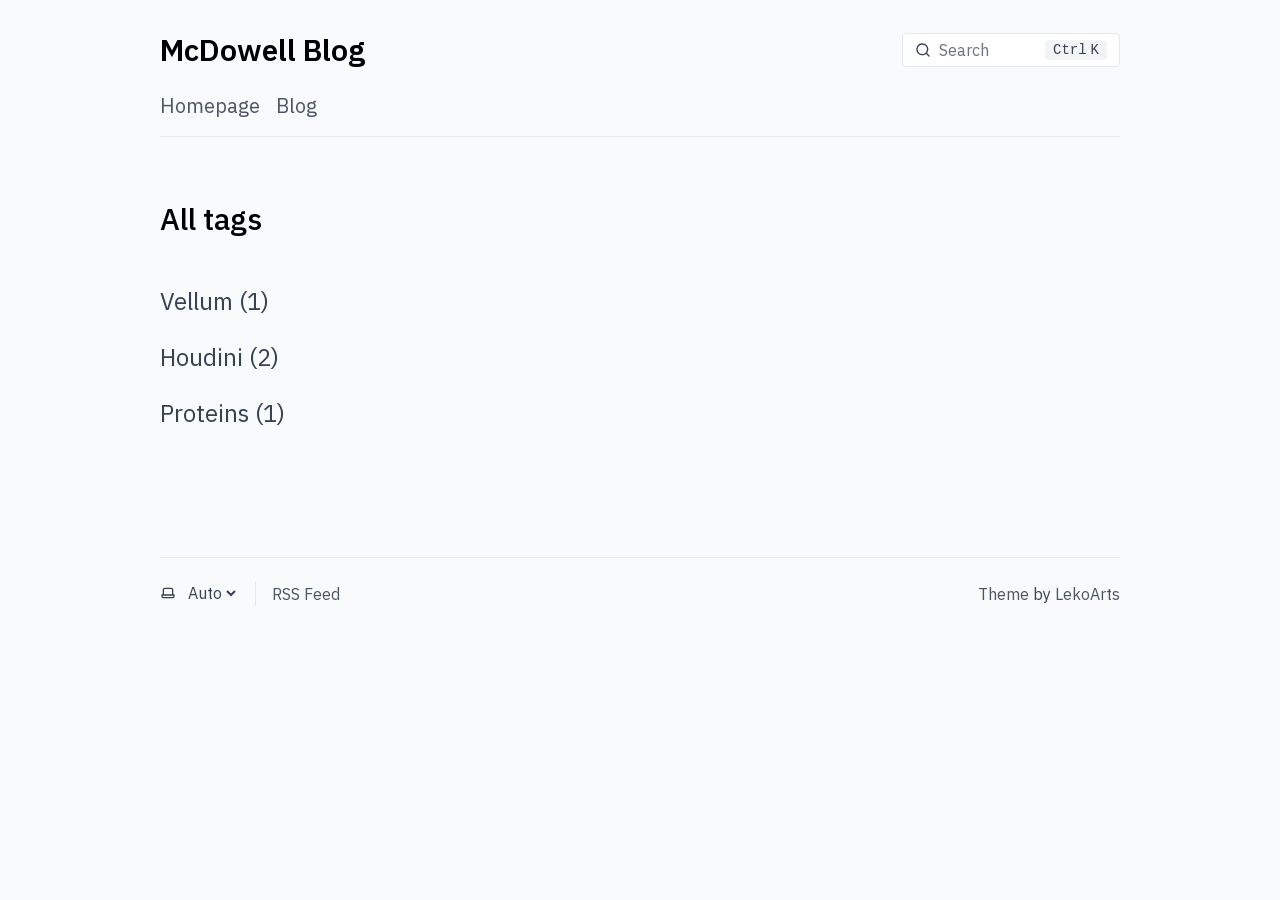
<file: tags/index.html>
<!DOCTYPE html><html lang="en-US"> <head><meta charset="UTF-8"><meta name="viewport" content="width=device-width"><link rel="icon" type="image/svg+xml" href="/favicon.svg"><meta name="generator" content="Astro v5.18.0"><style>@font-face{font-family:"IBM Plex Sans-6c876a4f399f8af5";src:url("/_astro/fonts/c8daa8b7a2b17472.woff2") format("woff2");font-display:swap;unicode-range:U+0000-00FF,U+0131,U+0152-0153,U+02BB-02BC,U+02C6,U+02DA,U+02DC,U+0304,U+0308,U+0329,U+2000-206F,U+20AC,U+2122,U+2191,U+2193,U+2212,U+2215,U+FEFF,U+FFFD;font-weight:400;font-style:italic;}@font-face{font-family:"IBM Plex Sans-6c876a4f399f8af5";src:url("/_astro/fonts/c8daa8b7a2b17472.woff2") format("woff2");font-display:swap;unicode-range:U+0000-00FF,U+0131,U+0152-0153,U+02BB-02BC,U+02C6,U+02DA,U+02DC,U+0304,U+0308,U+0329,U+2000-206F,U+20AC,U+2122,U+2191,U+2193,U+2212,U+2215,U+FEFF,U+FFFD;font-weight:500;font-style:italic;}@font-face{font-family:"IBM Plex Sans-6c876a4f399f8af5";src:url("/_astro/fonts/c8daa8b7a2b17472.woff2") format("woff2");font-display:swap;unicode-range:U+0000-00FF,U+0131,U+0152-0153,U+02BB-02BC,U+02C6,U+02DA,U+02DC,U+0304,U+0308,U+0329,U+2000-206F,U+20AC,U+2122,U+2191,U+2193,U+2212,U+2215,U+FEFF,U+FFFD;font-weight:600;font-style:italic;}@font-face{font-family:"IBM Plex Sans-6c876a4f399f8af5";src:url("/_astro/fonts/2eb6e0e4fc33dd24.woff2") format("woff2");font-display:swap;unicode-range:U+0000-00FF,U+0131,U+0152-0153,U+02BB-02BC,U+02C6,U+02DA,U+02DC,U+0304,U+0308,U+0329,U+2000-206F,U+20AC,U+2122,U+2191,U+2193,U+2212,U+2215,U+FEFF,U+FFFD;font-weight:400;font-style:normal;}@font-face{font-family:"IBM Plex Sans-6c876a4f399f8af5";src:url("/_astro/fonts/2eb6e0e4fc33dd24.woff2") format("woff2");font-display:swap;unicode-range:U+0000-00FF,U+0131,U+0152-0153,U+02BB-02BC,U+02C6,U+02DA,U+02DC,U+0304,U+0308,U+0329,U+2000-206F,U+20AC,U+2122,U+2191,U+2193,U+2212,U+2215,U+FEFF,U+FFFD;font-weight:500;font-style:normal;}@font-face{font-family:"IBM Plex Sans-6c876a4f399f8af5";src:url("/_astro/fonts/2eb6e0e4fc33dd24.woff2") format("woff2");font-display:swap;unicode-range:U+0000-00FF,U+0131,U+0152-0153,U+02BB-02BC,U+02C6,U+02DA,U+02DC,U+0304,U+0308,U+0329,U+2000-206F,U+20AC,U+2122,U+2191,U+2193,U+2212,U+2215,U+FEFF,U+FFFD;font-weight:600;font-style:normal;}@font-face{font-family:"IBM Plex Sans-6c876a4f399f8af5 fallback: Arial";src:local("Arial");font-display:swap;font-weight:400;font-style:italic;size-adjust:99.5961%;ascent-override:102.9157%;descent-override:27.6115%;line-gap-override:0%;}@font-face{font-family:"IBM Plex Sans-6c876a4f399f8af5 fallback: Arial";src:local("Arial");font-display:swap;font-weight:500;font-style:italic;size-adjust:99.5961%;ascent-override:102.9157%;descent-override:27.6115%;line-gap-override:0%;}@font-face{font-family:"IBM Plex Sans-6c876a4f399f8af5 fallback: Arial";src:local("Arial");font-display:swap;font-weight:600;font-style:italic;size-adjust:99.5961%;ascent-override:102.9157%;descent-override:27.6115%;line-gap-override:0%;}@font-face{font-family:"IBM Plex Sans-6c876a4f399f8af5 fallback: Arial";src:local("Arial");font-display:swap;font-weight:400;font-style:normal;size-adjust:99.5961%;ascent-override:102.9157%;descent-override:27.6115%;line-gap-override:0%;}@font-face{font-family:"IBM Plex Sans-6c876a4f399f8af5 fallback: Arial";src:local("Arial");font-display:swap;font-weight:500;font-style:normal;size-adjust:99.5961%;ascent-override:102.9157%;descent-override:27.6115%;line-gap-override:0%;}@font-face{font-family:"IBM Plex Sans-6c876a4f399f8af5 fallback: Arial";src:local("Arial");font-display:swap;font-weight:600;font-style:normal;size-adjust:99.5961%;ascent-override:102.9157%;descent-override:27.6115%;line-gap-override:0%;}:root{--font-plex-sans:"IBM Plex Sans-6c876a4f399f8af5","IBM Plex Sans-6c876a4f399f8af5 fallback: Arial",sans-serif;}</style><link rel="preload" href="/_astro/fonts/c8daa8b7a2b17472.woff2" as="font" type="font/woff2" crossorigin><link rel="preload" href="/_astro/fonts/2eb6e0e4fc33dd24.woff2" as="font" type="font/woff2" crossorigin><script>
	window.AtmbThemeProvider = (() => {
		const storedTheme = typeof localStorage !== 'undefined' && localStorage.getItem('atmb-theme')
		const theme = storedTheme || (window.matchMedia('(prefers-color-scheme: light)').matches ? 'light' : 'dark')
		document.documentElement.dataset.theme = theme === 'light' ? 'light' : 'dark'
		return {
			updatePickers(theme = storedTheme || 'auto') {
				document.querySelectorAll('atmb-theme-select').forEach((picker) => {
					const select = picker.querySelector('select')
					// prettier-ignore
					if (select)
select.value = theme
					/** @type {HTMLTemplateElement | null} */
					const tmpl = document.querySelector(`#theme-icons`)
					const newIcon = tmpl && tmpl.content.querySelector(`.${theme}`)
					if (newIcon) {
						const oldIcon = picker.querySelector('svg.label-icon')
						if (oldIcon) {
							oldIcon.replaceChildren(...newIcon.cloneNode(true).childNodes)
						}
					}
				})
			},
		}
	})()
</script><template id="theme-icons"><svg aria-hidden="true" class="light label-icon" width="16" height="16" viewBox="0 0 24 24" fill="currentColor"><path d="M5 12a1 1 0 0 0-1-1H3a1 1 0 0 0 0 2h1a1 1 0 0 0 1-1Zm.64 5-.71.71a1 1 0 0 0 0 1.41 1 1 0 0 0 1.41 0l.71-.71A1 1 0 0 0 5.64 17ZM12 5a1 1 0 0 0 1-1V3a1 1 0 0 0-2 0v1a1 1 0 0 0 1 1Zm5.66 2.34a1 1 0 0 0 .7-.29l.71-.71a1 1 0 1 0-1.41-1.41l-.66.71a1 1 0 0 0 0 1.41 1 1 0 0 0 .66.29Zm-12-.29a1 1 0 0 0 1.41 0 1 1 0 0 0 0-1.41l-.71-.71a1.004 1.004 0 1 0-1.43 1.41l.73.71ZM21 11h-1a1 1 0 0 0 0 2h1a1 1 0 0 0 0-2Zm-2.64 6A1 1 0 0 0 17 18.36l.71.71a1 1 0 0 0 1.41 0 1 1 0 0 0 0-1.41l-.76-.66ZM12 6.5a5.5 5.5 0 1 0 5.5 5.5A5.51 5.51 0 0 0 12 6.5Zm0 9a3.5 3.5 0 1 1 0-7 3.5 3.5 0 0 1 0 7Zm0 3.5a1 1 0 0 0-1 1v1a1 1 0 0 0 2 0v-1a1 1 0 0 0-1-1Z"/></svg><svg aria-hidden="true" class="dark label-icon" width="16" height="16" viewBox="0 0 24 24" fill="currentColor"><path d="M21.64 13a1 1 0 0 0-1.05-.14 8.049 8.049 0 0 1-3.37.73 8.15 8.15 0 0 1-8.14-8.1 8.59 8.59 0 0 1 .25-2A1 1 0 0 0 8 2.36a10.14 10.14 0 1 0 14 11.69 1 1 0 0 0-.36-1.05Zm-9.5 6.69A8.14 8.14 0 0 1 7.08 5.22v.27a10.15 10.15 0 0 0 10.14 10.14 9.784 9.784 0 0 0 2.1-.22 8.11 8.11 0 0 1-7.18 4.32v-.04Z"/></svg><svg aria-hidden="true" class="auto label-icon" width="16" height="16" viewBox="0 0 24 24" fill="currentColor"><path d="M21 14h-1V7a3 3 0 0 0-3-3H7a3 3 0 0 0-3 3v7H3a1 1 0 0 0-1 1v2a3 3 0 0 0 3 3h14a3 3 0 0 0 3-3v-2a1 1 0 0 0-1-1ZM6 7a1 1 0 0 1 1-1h10a1 1 0 0 1 1 1v7H6V7Zm14 10a1 1 0 0 1-1 1H5a1 1 0 0 1-1-1v-1h16v1Z"/></svg></template><title>Tags | McDowell Blog</title><meta name="description" content="This blog is about medical animation. Mainly technical Houdini stuff and behind-the-scenes."><meta name="image" content="https://mcdowell-animation.github.io/og-image.png"><link rel="alternate" type="application/rss+xml" title="McDowell Blog" href="https://mcdowell-animation.github.io/rss.xml"><link rel="canonical" href="https://mcdowell-animation.github.io/tags/"><meta property="og:title" content="Tags | McDowell Blog"><meta property="og:url" content="https://mcdowell-animation.github.io/tags/"><meta property="og:description" content="This blog is about medical animation. Mainly technical Houdini stuff and behind-the-scenes."><meta property="og:image" content="https://mcdowell-animation.github.io/og-image.png"><meta property="og:type" content="website"><meta name="twitter:card" content="summary_large_image"><meta name="twitter:title" content="Tags | McDowell Blog"><meta name="twitter:url" content="https://mcdowell-animation.github.io/tags/"><meta name="twitter:description" content="This blog is about medical animation. Mainly technical Houdini stuff and behind-the-scenes."><meta name="twitter:image" content="https://mcdowell-animation.github.io/og-image.png"><link rel="stylesheet" href="/_astro/_blog_.CKvP8Qco.css"></head> <body class="min-h-screen bg-bg text-text"> <a class="border-0 h-px w-px -m-px p-0 overflow-hidden absolute focus:p-4 focus:fixed focus:top-1 focus:left-1 focus:bg-gray-100 dark:focus:bg-gray-800 focus:z-50 focus:w-auto focus:h-auto focus:text-black dark:focus:text-white" href="#skip-to-content" data-astro-cid-efynd3a5>Skip to content</a>  <header class="container"> <span class="block" style="height:calc(var(--spacing) * 8);min-height:calc(var(--spacing) * 8);width:1px;min-width:1px"></span> <div class="flex flex-row justify-between items-center"> <div> <a class="font-semibold text-xl md:text-2xl lg:text-3xl text-highlight" href="/" aria-label="McDowell Blog - Back to home">McDowell Blog</a> </div> <site-search class="contents"> <button class="flex items-center sm:border sm:border-border sm:rounded-sm gap-2 sm:py-1 sm:px-3 sm:bg-white sm:dark:bg-black hover:cursor-pointer hover:border-gray-400 dark:hover:border-gray-500" data-open-modal disabled aria-label="Search" aria-keyshortcuts="Control+K"> <svg aria-hidden="true" class="w-5 h-5 sm:w-4 sm:h-4" width="16" height="16" viewBox="0 0 24 24" fill="currentColor"><path d="M21.71 20.29 18 16.61A9 9 0 1 0 16.61 18l3.68 3.68a.999.999 0 0 0 1.42 0 1 1 0 0 0 0-1.39ZM11 18a7 7 0 1 1 0-14 7 7 0 0 1 0 14Z"/></svg> <span class="hidden sm:block text-faded" aria-hidden="true">Search</span> <kbd class="hidden sm:flex bg-gray-100 dark:bg-gray-800 px-2 rounded-sm gap-1 ml-0 sm:ml-8 md:ml-12" style="display: none;"> <kbd class="text-sm">Ctrl</kbd><kbd class="text-sm">K</kbd> </kbd> </button> <dialog class="p-0 m-0 w-full h-full max-w-full max-h-full shadow-xl open:flex flex-col backdrop:backdrop-blur-lg backdrop:bg-gray-900/20 border border-gray-300 dark:border-gray-600 sm:w-[90%] sm:max-w-3xl sm:h-max sm:min-h-64 sm:max-h-[calc(100%-8rem)] sm:rounded-lg sm:mt-12 sm:mx-auto bg-gray-100 dark:bg-gray-800" aria-label="Search"> <div id="dialog-frame" class="relative overflow-auto flex flex-col gap-2 p-4 grow"> <button data-close-modal class="flex absolute self-end items-center p-0.5 text-subtle z-10 cursor-pointer sm:hidden">
Cancel
</button> <div class="search-container"> <div id="search"></div> </div> </div> <div class="hidden sm:block px-4 py-2 bg-gray-50 dark:bg-gray-900 text-faded"> <kbd class="text-sm bg-gray-100 dark:bg-gray-800 px-2 py-1 rounded-sm mr-1">Esc</kbd> to close
</div> </dialog> </site-search> <script>
	/* eslint-disable antfu/if-newline */
	;(() => {
		const openBtn = document.querySelector('button[data-open-modal]')
		const shortcut = openBtn?.querySelector('kbd')
		if (!openBtn || !(shortcut instanceof HTMLElement)) return
		const platformKey = shortcut.querySelector('kbd')
		if (platformKey && /Mac|iPhone|iPod|iPad/i.test(navigator.platform)) {
			platformKey.textContent = '⌘'
			openBtn.setAttribute('aria-keyshortcuts', 'Meta+K')
		}
		shortcut.style.display = ''
	})()
</script> <script type="module" src="/_astro/search.astro_astro_type_script_index_0_lang.BXQOI-XX.js"></script>  </div> <span class="block" style="height:calc(var(--spacing) * 6);min-height:calc(var(--spacing) * 6);width:1px;min-width:1px"></span> <div class="flex flex-row justify-between items-center border-b border-border pb-4 text-lg md:text-xl"> <nav aria-label="Primary navigation" class="flex gap-4"> <a class="text-subtle hover:underline hover:text-highlight" href="https://www.mcdowell.nl" aria-current="false">Homepage</a><a class="text-subtle hover:underline hover:text-highlight" href="/blog/" aria-current="false">Blog</a> </nav> <div class="flex gap-4">  </div> </div> <span class="block" style="height:calc(var(--spacing) * 16);min-height:calc(var(--spacing) * 16);width:1px;min-width:1px"></span> </header>   <main id="skip-to-content" class="container"> <h2 class="font-medium text-xl md:text-2xl lg:text-3xl text-highlight">All tags</h2> <span class="block" style="height:calc(var(--spacing) * 12);min-height:calc(var(--spacing) * 12);width:1px;min-width:1px"></span> <div class="flex gap-6 flex-col"> <a class="text-lg md:text-xl lg:text-2xl hover:underline hover:text-highlight" href="/tags/vellum/">Vellum (1)
</a><a class="text-lg md:text-xl lg:text-2xl hover:underline hover:text-highlight" href="/tags/houdini/">Houdini (2)
</a><a class="text-lg md:text-xl lg:text-2xl hover:underline hover:text-highlight" href="/tags/proteins/">Proteins (1)
</a> </div> </main>  <footer class="container"> <span class="block" style="height:calc(var(--spacing) * 32);min-height:calc(var(--spacing) * 32);width:1px;min-width:1px"></span> <div class="flex flex-row justify-between items-center pt-6 border-t border-border"> <div class="flex gap-4"> <atmb-theme-select> <label class="relative flex items-center gap-2"> <span class="sr-only">Select theme</span> <svg aria-hidden="true" class="icon label-icon" width="16" height="16" viewBox="0 0 24 24" fill="currentColor"><path d="M21 14h-1V7a3 3 0 0 0-3-3H7a3 3 0 0 0-3 3v7H3a1 1 0 0 0-1 1v2a3 3 0 0 0 3 3h14a3 3 0 0 0 3-3v-2a1 1 0 0 0-1-1ZM6 7a1 1 0 0 1 1-1h10a1 1 0 0 1 1 1v7H6V7Zm14 10a1 1 0 0 1-1 1H5a1 1 0 0 1-1-1v-1h16v1Z"/></svg> <select value="auto" autocomplete="off"> <option value="dark">Dark</option><option value="light">Light</option><option value="auto" selected>Auto</option> </select> </label> </atmb-theme-select>  <script>
	AtmbThemeProvider.updatePickers()
</script> <script type="module">const a="atmb-theme";function n(e){return e==="auto"||e==="dark"||e==="light"?e:"auto"}function o(){return n(typeof localStorage<"u"&&localStorage.getItem(a))}function c(e){typeof localStorage<"u"&&localStorage.setItem(a,e==="light"||e==="dark"?e:"")}function l(){return matchMedia("(prefers-color-scheme: light)").matches?"light":"dark"}function t(e){AtmbThemeProvider.updatePickers(e),document.documentElement.dataset.theme=e==="auto"?l():e,c(e)}matchMedia("(prefers-color-scheme: light)").addEventListener("change",()=>{o()==="auto"&&t("auto")});class s extends HTMLElement{constructor(){super(),t(o()),this.querySelector("select")?.addEventListener("change",r=>{r.currentTarget instanceof HTMLSelectElement&&t(n(r.currentTarget.value))})}}customElements.get("atmb-theme-select")||customElements.define("atmb-theme-select",s);</script> <span class="w-px h-auto bg-border"></span> <a class="text-subtle hover:underline hover:text-highlight" href="/rss.xml">RSS Feed</a> </div> <div> <a class="text-subtle hover:underline hover:text-highlight" href="http://github.com/LekoArts/astro-theme-minimal-blog">Theme</a> by <a class="text-subtle hover:underline hover:text-highlight" href="https://www.lekoarts.de/?utm_source=astro-theme-minimal-blog">LekoArts</a> </div> </div> <span class="block" style="height:calc(var(--spacing) * 8);min-height:calc(var(--spacing) * 8);width:1px;min-width:1px"></span> </footer> </body></html>
</file>
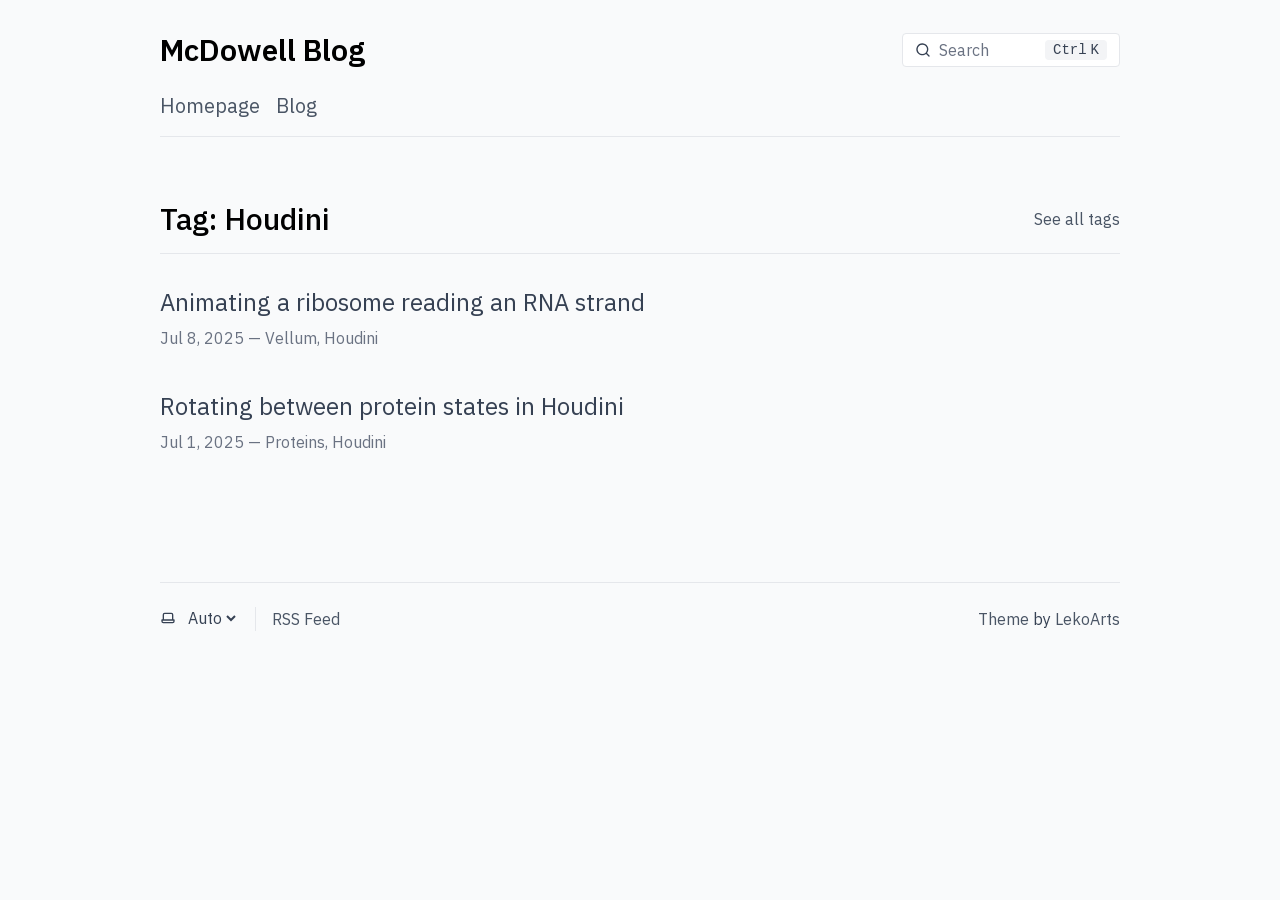
<file: tags/houdini/index.html>
<!DOCTYPE html><html lang="en-US"> <head><meta charset="UTF-8"><meta name="viewport" content="width=device-width"><link rel="icon" type="image/svg+xml" href="/favicon.svg"><meta name="generator" content="Astro v5.18.0"><style>@font-face{font-family:"IBM Plex Sans-6c876a4f399f8af5";src:url("/_astro/fonts/c8daa8b7a2b17472.woff2") format("woff2");font-display:swap;unicode-range:U+0000-00FF,U+0131,U+0152-0153,U+02BB-02BC,U+02C6,U+02DA,U+02DC,U+0304,U+0308,U+0329,U+2000-206F,U+20AC,U+2122,U+2191,U+2193,U+2212,U+2215,U+FEFF,U+FFFD;font-weight:400;font-style:italic;}@font-face{font-family:"IBM Plex Sans-6c876a4f399f8af5";src:url("/_astro/fonts/c8daa8b7a2b17472.woff2") format("woff2");font-display:swap;unicode-range:U+0000-00FF,U+0131,U+0152-0153,U+02BB-02BC,U+02C6,U+02DA,U+02DC,U+0304,U+0308,U+0329,U+2000-206F,U+20AC,U+2122,U+2191,U+2193,U+2212,U+2215,U+FEFF,U+FFFD;font-weight:500;font-style:italic;}@font-face{font-family:"IBM Plex Sans-6c876a4f399f8af5";src:url("/_astro/fonts/c8daa8b7a2b17472.woff2") format("woff2");font-display:swap;unicode-range:U+0000-00FF,U+0131,U+0152-0153,U+02BB-02BC,U+02C6,U+02DA,U+02DC,U+0304,U+0308,U+0329,U+2000-206F,U+20AC,U+2122,U+2191,U+2193,U+2212,U+2215,U+FEFF,U+FFFD;font-weight:600;font-style:italic;}@font-face{font-family:"IBM Plex Sans-6c876a4f399f8af5";src:url("/_astro/fonts/2eb6e0e4fc33dd24.woff2") format("woff2");font-display:swap;unicode-range:U+0000-00FF,U+0131,U+0152-0153,U+02BB-02BC,U+02C6,U+02DA,U+02DC,U+0304,U+0308,U+0329,U+2000-206F,U+20AC,U+2122,U+2191,U+2193,U+2212,U+2215,U+FEFF,U+FFFD;font-weight:400;font-style:normal;}@font-face{font-family:"IBM Plex Sans-6c876a4f399f8af5";src:url("/_astro/fonts/2eb6e0e4fc33dd24.woff2") format("woff2");font-display:swap;unicode-range:U+0000-00FF,U+0131,U+0152-0153,U+02BB-02BC,U+02C6,U+02DA,U+02DC,U+0304,U+0308,U+0329,U+2000-206F,U+20AC,U+2122,U+2191,U+2193,U+2212,U+2215,U+FEFF,U+FFFD;font-weight:500;font-style:normal;}@font-face{font-family:"IBM Plex Sans-6c876a4f399f8af5";src:url("/_astro/fonts/2eb6e0e4fc33dd24.woff2") format("woff2");font-display:swap;unicode-range:U+0000-00FF,U+0131,U+0152-0153,U+02BB-02BC,U+02C6,U+02DA,U+02DC,U+0304,U+0308,U+0329,U+2000-206F,U+20AC,U+2122,U+2191,U+2193,U+2212,U+2215,U+FEFF,U+FFFD;font-weight:600;font-style:normal;}@font-face{font-family:"IBM Plex Sans-6c876a4f399f8af5 fallback: Arial";src:local("Arial");font-display:swap;font-weight:400;font-style:italic;size-adjust:99.5961%;ascent-override:102.9157%;descent-override:27.6115%;line-gap-override:0%;}@font-face{font-family:"IBM Plex Sans-6c876a4f399f8af5 fallback: Arial";src:local("Arial");font-display:swap;font-weight:500;font-style:italic;size-adjust:99.5961%;ascent-override:102.9157%;descent-override:27.6115%;line-gap-override:0%;}@font-face{font-family:"IBM Plex Sans-6c876a4f399f8af5 fallback: Arial";src:local("Arial");font-display:swap;font-weight:600;font-style:italic;size-adjust:99.5961%;ascent-override:102.9157%;descent-override:27.6115%;line-gap-override:0%;}@font-face{font-family:"IBM Plex Sans-6c876a4f399f8af5 fallback: Arial";src:local("Arial");font-display:swap;font-weight:400;font-style:normal;size-adjust:99.5961%;ascent-override:102.9157%;descent-override:27.6115%;line-gap-override:0%;}@font-face{font-family:"IBM Plex Sans-6c876a4f399f8af5 fallback: Arial";src:local("Arial");font-display:swap;font-weight:500;font-style:normal;size-adjust:99.5961%;ascent-override:102.9157%;descent-override:27.6115%;line-gap-override:0%;}@font-face{font-family:"IBM Plex Sans-6c876a4f399f8af5 fallback: Arial";src:local("Arial");font-display:swap;font-weight:600;font-style:normal;size-adjust:99.5961%;ascent-override:102.9157%;descent-override:27.6115%;line-gap-override:0%;}:root{--font-plex-sans:"IBM Plex Sans-6c876a4f399f8af5","IBM Plex Sans-6c876a4f399f8af5 fallback: Arial",sans-serif;}</style><link rel="preload" href="/_astro/fonts/c8daa8b7a2b17472.woff2" as="font" type="font/woff2" crossorigin><link rel="preload" href="/_astro/fonts/2eb6e0e4fc33dd24.woff2" as="font" type="font/woff2" crossorigin><script>
	window.AtmbThemeProvider = (() => {
		const storedTheme = typeof localStorage !== 'undefined' && localStorage.getItem('atmb-theme')
		const theme = storedTheme || (window.matchMedia('(prefers-color-scheme: light)').matches ? 'light' : 'dark')
		document.documentElement.dataset.theme = theme === 'light' ? 'light' : 'dark'
		return {
			updatePickers(theme = storedTheme || 'auto') {
				document.querySelectorAll('atmb-theme-select').forEach((picker) => {
					const select = picker.querySelector('select')
					// prettier-ignore
					if (select)
select.value = theme
					/** @type {HTMLTemplateElement | null} */
					const tmpl = document.querySelector(`#theme-icons`)
					const newIcon = tmpl && tmpl.content.querySelector(`.${theme}`)
					if (newIcon) {
						const oldIcon = picker.querySelector('svg.label-icon')
						if (oldIcon) {
							oldIcon.replaceChildren(...newIcon.cloneNode(true).childNodes)
						}
					}
				})
			},
		}
	})()
</script><template id="theme-icons"><svg aria-hidden="true" class="light label-icon" width="16" height="16" viewBox="0 0 24 24" fill="currentColor"><path d="M5 12a1 1 0 0 0-1-1H3a1 1 0 0 0 0 2h1a1 1 0 0 0 1-1Zm.64 5-.71.71a1 1 0 0 0 0 1.41 1 1 0 0 0 1.41 0l.71-.71A1 1 0 0 0 5.64 17ZM12 5a1 1 0 0 0 1-1V3a1 1 0 0 0-2 0v1a1 1 0 0 0 1 1Zm5.66 2.34a1 1 0 0 0 .7-.29l.71-.71a1 1 0 1 0-1.41-1.41l-.66.71a1 1 0 0 0 0 1.41 1 1 0 0 0 .66.29Zm-12-.29a1 1 0 0 0 1.41 0 1 1 0 0 0 0-1.41l-.71-.71a1.004 1.004 0 1 0-1.43 1.41l.73.71ZM21 11h-1a1 1 0 0 0 0 2h1a1 1 0 0 0 0-2Zm-2.64 6A1 1 0 0 0 17 18.36l.71.71a1 1 0 0 0 1.41 0 1 1 0 0 0 0-1.41l-.76-.66ZM12 6.5a5.5 5.5 0 1 0 5.5 5.5A5.51 5.51 0 0 0 12 6.5Zm0 9a3.5 3.5 0 1 1 0-7 3.5 3.5 0 0 1 0 7Zm0 3.5a1 1 0 0 0-1 1v1a1 1 0 0 0 2 0v-1a1 1 0 0 0-1-1Z"/></svg><svg aria-hidden="true" class="dark label-icon" width="16" height="16" viewBox="0 0 24 24" fill="currentColor"><path d="M21.64 13a1 1 0 0 0-1.05-.14 8.049 8.049 0 0 1-3.37.73 8.15 8.15 0 0 1-8.14-8.1 8.59 8.59 0 0 1 .25-2A1 1 0 0 0 8 2.36a10.14 10.14 0 1 0 14 11.69 1 1 0 0 0-.36-1.05Zm-9.5 6.69A8.14 8.14 0 0 1 7.08 5.22v.27a10.15 10.15 0 0 0 10.14 10.14 9.784 9.784 0 0 0 2.1-.22 8.11 8.11 0 0 1-7.18 4.32v-.04Z"/></svg><svg aria-hidden="true" class="auto label-icon" width="16" height="16" viewBox="0 0 24 24" fill="currentColor"><path d="M21 14h-1V7a3 3 0 0 0-3-3H7a3 3 0 0 0-3 3v7H3a1 1 0 0 0-1 1v2a3 3 0 0 0 3 3h14a3 3 0 0 0 3-3v-2a1 1 0 0 0-1-1ZM6 7a1 1 0 0 1 1-1h10a1 1 0 0 1 1 1v7H6V7Zm14 10a1 1 0 0 1-1 1H5a1 1 0 0 1-1-1v-1h16v1Z"/></svg></template><title>Tag: Houdini | McDowell Blog</title><meta name="description" content="This blog is about medical animation. Mainly technical Houdini stuff and behind-the-scenes."><meta name="image" content="https://mcdowell-animation.github.io/og-image.png"><link rel="alternate" type="application/rss+xml" title="McDowell Blog" href="https://mcdowell-animation.github.io/rss.xml"><link rel="canonical" href="https://mcdowell-animation.github.io/tags/houdini/"><meta property="og:title" content="Tag: Houdini | McDowell Blog"><meta property="og:url" content="https://mcdowell-animation.github.io/tags/houdini/"><meta property="og:description" content="This blog is about medical animation. Mainly technical Houdini stuff and behind-the-scenes."><meta property="og:image" content="https://mcdowell-animation.github.io/og-image.png"><meta property="og:type" content="website"><meta name="twitter:card" content="summary_large_image"><meta name="twitter:title" content="Tag: Houdini | McDowell Blog"><meta name="twitter:url" content="https://mcdowell-animation.github.io/tags/houdini/"><meta name="twitter:description" content="This blog is about medical animation. Mainly technical Houdini stuff and behind-the-scenes."><meta name="twitter:image" content="https://mcdowell-animation.github.io/og-image.png"><link rel="stylesheet" href="/_astro/_blog_.CKvP8Qco.css"></head> <body class="min-h-screen bg-bg text-text"> <a class="border-0 h-px w-px -m-px p-0 overflow-hidden absolute focus:p-4 focus:fixed focus:top-1 focus:left-1 focus:bg-gray-100 dark:focus:bg-gray-800 focus:z-50 focus:w-auto focus:h-auto focus:text-black dark:focus:text-white" href="#skip-to-content" data-astro-cid-efynd3a5>Skip to content</a>  <header class="container"> <span class="block" style="height:calc(var(--spacing) * 8);min-height:calc(var(--spacing) * 8);width:1px;min-width:1px"></span> <div class="flex flex-row justify-between items-center"> <div> <a class="font-semibold text-xl md:text-2xl lg:text-3xl text-highlight" href="/" aria-label="McDowell Blog - Back to home">McDowell Blog</a> </div> <site-search class="contents"> <button class="flex items-center sm:border sm:border-border sm:rounded-sm gap-2 sm:py-1 sm:px-3 sm:bg-white sm:dark:bg-black hover:cursor-pointer hover:border-gray-400 dark:hover:border-gray-500" data-open-modal disabled aria-label="Search" aria-keyshortcuts="Control+K"> <svg aria-hidden="true" class="w-5 h-5 sm:w-4 sm:h-4" width="16" height="16" viewBox="0 0 24 24" fill="currentColor"><path d="M21.71 20.29 18 16.61A9 9 0 1 0 16.61 18l3.68 3.68a.999.999 0 0 0 1.42 0 1 1 0 0 0 0-1.39ZM11 18a7 7 0 1 1 0-14 7 7 0 0 1 0 14Z"/></svg> <span class="hidden sm:block text-faded" aria-hidden="true">Search</span> <kbd class="hidden sm:flex bg-gray-100 dark:bg-gray-800 px-2 rounded-sm gap-1 ml-0 sm:ml-8 md:ml-12" style="display: none;"> <kbd class="text-sm">Ctrl</kbd><kbd class="text-sm">K</kbd> </kbd> </button> <dialog class="p-0 m-0 w-full h-full max-w-full max-h-full shadow-xl open:flex flex-col backdrop:backdrop-blur-lg backdrop:bg-gray-900/20 border border-gray-300 dark:border-gray-600 sm:w-[90%] sm:max-w-3xl sm:h-max sm:min-h-64 sm:max-h-[calc(100%-8rem)] sm:rounded-lg sm:mt-12 sm:mx-auto bg-gray-100 dark:bg-gray-800" aria-label="Search"> <div id="dialog-frame" class="relative overflow-auto flex flex-col gap-2 p-4 grow"> <button data-close-modal class="flex absolute self-end items-center p-0.5 text-subtle z-10 cursor-pointer sm:hidden">
Cancel
</button> <div class="search-container"> <div id="search"></div> </div> </div> <div class="hidden sm:block px-4 py-2 bg-gray-50 dark:bg-gray-900 text-faded"> <kbd class="text-sm bg-gray-100 dark:bg-gray-800 px-2 py-1 rounded-sm mr-1">Esc</kbd> to close
</div> </dialog> </site-search> <script>
	/* eslint-disable antfu/if-newline */
	;(() => {
		const openBtn = document.querySelector('button[data-open-modal]')
		const shortcut = openBtn?.querySelector('kbd')
		if (!openBtn || !(shortcut instanceof HTMLElement)) return
		const platformKey = shortcut.querySelector('kbd')
		if (platformKey && /Mac|iPhone|iPod|iPad/i.test(navigator.platform)) {
			platformKey.textContent = '⌘'
			openBtn.setAttribute('aria-keyshortcuts', 'Meta+K')
		}
		shortcut.style.display = ''
	})()
</script> <script type="module" src="/_astro/search.astro_astro_type_script_index_0_lang.BXQOI-XX.js"></script>  </div> <span class="block" style="height:calc(var(--spacing) * 6);min-height:calc(var(--spacing) * 6);width:1px;min-width:1px"></span> <div class="flex flex-row justify-between items-center border-b border-border pb-4 text-lg md:text-xl"> <nav aria-label="Primary navigation" class="flex gap-4"> <a class="text-subtle hover:underline hover:text-highlight" href="https://www.mcdowell.nl" aria-current="false">Homepage</a><a class="text-subtle hover:underline hover:text-highlight" href="/blog/" aria-current="false">Blog</a> </nav> <div class="flex gap-4">  </div> </div> <span class="block" style="height:calc(var(--spacing) * 16);min-height:calc(var(--spacing) * 16);width:1px;min-width:1px"></span> </header>   <main id="skip-to-content" class="container"> <div class="border-b border-border pb-4 flex justify-between items-center"> <h1 class="font-medium text-xl md:text-2xl lg:text-3xl text-highlight">Tag: Houdini</h1> <div><a class="text-subtle hover:underline hover:text-highlight" href="/tags/">See all tags</a></div> </div> <span class="block" style="height:calc(var(--spacing) * 8);min-height:calc(var(--spacing) * 8);width:1px;min-width:1px"></span> <div class="flex gap-10 flex-col"> <div> <a class="text-lg md:text-xl lg:text-2xl hover:underline hover:text-highlight" href="/animating-a-ribosome-reading-an-rna-strand/">Animating a ribosome reading an RNA strand</a> <span class="block" style="height:calc(var(--spacing) * 2);min-height:calc(var(--spacing) * 2);width:1px;min-width:1px"></span> <div class="text-faded"> Jul 8, 2025 — Vellum, Houdini </div> </div><div> <a class="text-lg md:text-xl lg:text-2xl hover:underline hover:text-highlight" href="/rotating-between-protein-states-in-houdini/">Rotating between protein states in Houdini</a> <span class="block" style="height:calc(var(--spacing) * 2);min-height:calc(var(--spacing) * 2);width:1px;min-width:1px"></span> <div class="text-faded"> Jul 1, 2025 — Proteins, Houdini </div> </div> </div> </main>  <footer class="container"> <span class="block" style="height:calc(var(--spacing) * 32);min-height:calc(var(--spacing) * 32);width:1px;min-width:1px"></span> <div class="flex flex-row justify-between items-center pt-6 border-t border-border"> <div class="flex gap-4"> <atmb-theme-select> <label class="relative flex items-center gap-2"> <span class="sr-only">Select theme</span> <svg aria-hidden="true" class="icon label-icon" width="16" height="16" viewBox="0 0 24 24" fill="currentColor"><path d="M21 14h-1V7a3 3 0 0 0-3-3H7a3 3 0 0 0-3 3v7H3a1 1 0 0 0-1 1v2a3 3 0 0 0 3 3h14a3 3 0 0 0 3-3v-2a1 1 0 0 0-1-1ZM6 7a1 1 0 0 1 1-1h10a1 1 0 0 1 1 1v7H6V7Zm14 10a1 1 0 0 1-1 1H5a1 1 0 0 1-1-1v-1h16v1Z"/></svg> <select value="auto" autocomplete="off"> <option value="dark">Dark</option><option value="light">Light</option><option value="auto" selected>Auto</option> </select> </label> </atmb-theme-select>  <script>
	AtmbThemeProvider.updatePickers()
</script> <script type="module">const a="atmb-theme";function n(e){return e==="auto"||e==="dark"||e==="light"?e:"auto"}function o(){return n(typeof localStorage<"u"&&localStorage.getItem(a))}function c(e){typeof localStorage<"u"&&localStorage.setItem(a,e==="light"||e==="dark"?e:"")}function l(){return matchMedia("(prefers-color-scheme: light)").matches?"light":"dark"}function t(e){AtmbThemeProvider.updatePickers(e),document.documentElement.dataset.theme=e==="auto"?l():e,c(e)}matchMedia("(prefers-color-scheme: light)").addEventListener("change",()=>{o()==="auto"&&t("auto")});class s extends HTMLElement{constructor(){super(),t(o()),this.querySelector("select")?.addEventListener("change",r=>{r.currentTarget instanceof HTMLSelectElement&&t(n(r.currentTarget.value))})}}customElements.get("atmb-theme-select")||customElements.define("atmb-theme-select",s);</script> <span class="w-px h-auto bg-border"></span> <a class="text-subtle hover:underline hover:text-highlight" href="/rss.xml">RSS Feed</a> </div> <div> <a class="text-subtle hover:underline hover:text-highlight" href="http://github.com/LekoArts/astro-theme-minimal-blog">Theme</a> by <a class="text-subtle hover:underline hover:text-highlight" href="https://www.lekoarts.de/?utm_source=astro-theme-minimal-blog">LekoArts</a> </div> </div> <span class="block" style="height:calc(var(--spacing) * 8);min-height:calc(var(--spacing) * 8);width:1px;min-width:1px"></span> </footer> </body></html>
</file>
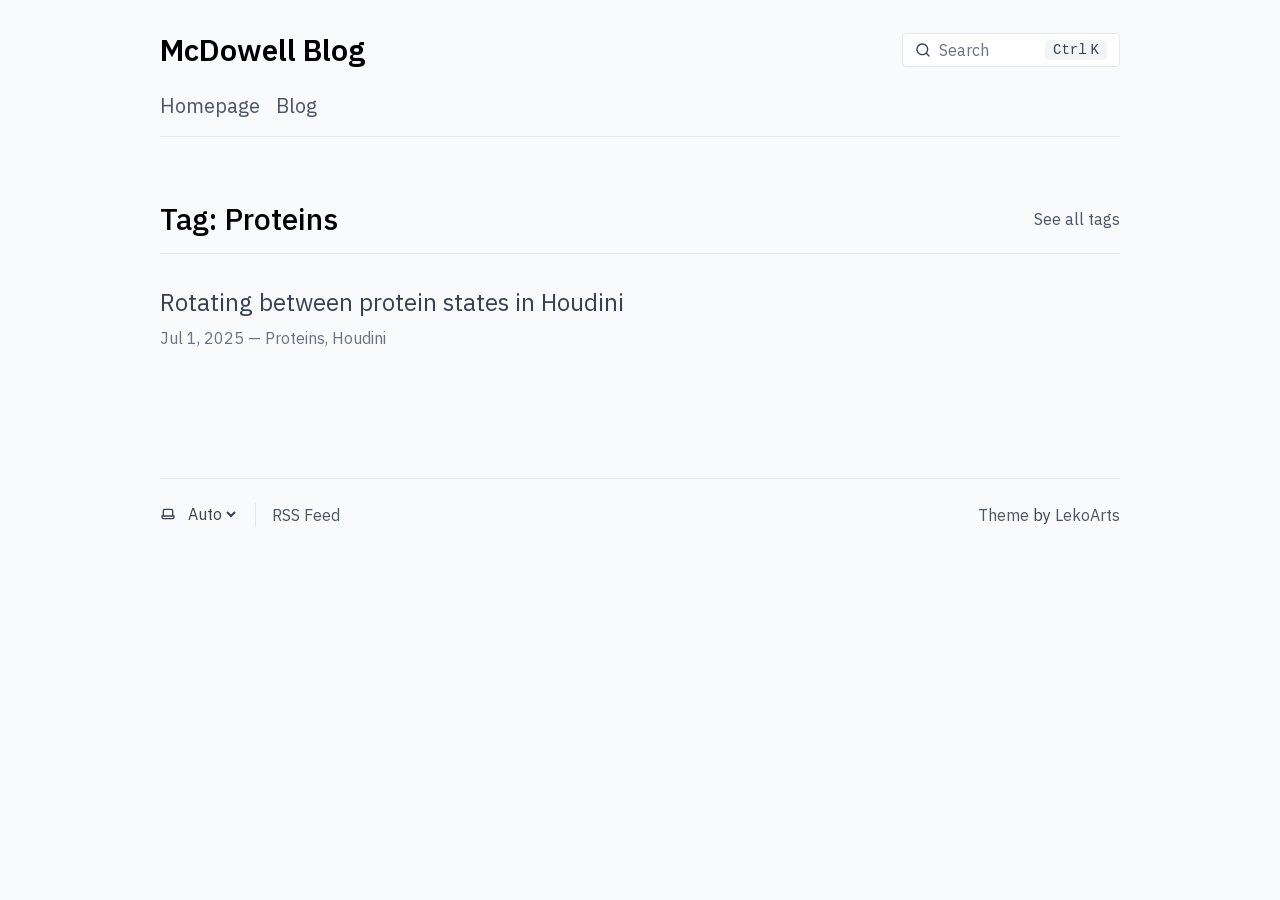
<file: tags/proteins/index.html>
<!DOCTYPE html><html lang="en-US"> <head><meta charset="UTF-8"><meta name="viewport" content="width=device-width"><link rel="icon" type="image/svg+xml" href="/favicon.svg"><meta name="generator" content="Astro v5.18.0"><style>@font-face{font-family:"IBM Plex Sans-6c876a4f399f8af5";src:url("/_astro/fonts/c8daa8b7a2b17472.woff2") format("woff2");font-display:swap;unicode-range:U+0000-00FF,U+0131,U+0152-0153,U+02BB-02BC,U+02C6,U+02DA,U+02DC,U+0304,U+0308,U+0329,U+2000-206F,U+20AC,U+2122,U+2191,U+2193,U+2212,U+2215,U+FEFF,U+FFFD;font-weight:400;font-style:italic;}@font-face{font-family:"IBM Plex Sans-6c876a4f399f8af5";src:url("/_astro/fonts/c8daa8b7a2b17472.woff2") format("woff2");font-display:swap;unicode-range:U+0000-00FF,U+0131,U+0152-0153,U+02BB-02BC,U+02C6,U+02DA,U+02DC,U+0304,U+0308,U+0329,U+2000-206F,U+20AC,U+2122,U+2191,U+2193,U+2212,U+2215,U+FEFF,U+FFFD;font-weight:500;font-style:italic;}@font-face{font-family:"IBM Plex Sans-6c876a4f399f8af5";src:url("/_astro/fonts/c8daa8b7a2b17472.woff2") format("woff2");font-display:swap;unicode-range:U+0000-00FF,U+0131,U+0152-0153,U+02BB-02BC,U+02C6,U+02DA,U+02DC,U+0304,U+0308,U+0329,U+2000-206F,U+20AC,U+2122,U+2191,U+2193,U+2212,U+2215,U+FEFF,U+FFFD;font-weight:600;font-style:italic;}@font-face{font-family:"IBM Plex Sans-6c876a4f399f8af5";src:url("/_astro/fonts/2eb6e0e4fc33dd24.woff2") format("woff2");font-display:swap;unicode-range:U+0000-00FF,U+0131,U+0152-0153,U+02BB-02BC,U+02C6,U+02DA,U+02DC,U+0304,U+0308,U+0329,U+2000-206F,U+20AC,U+2122,U+2191,U+2193,U+2212,U+2215,U+FEFF,U+FFFD;font-weight:400;font-style:normal;}@font-face{font-family:"IBM Plex Sans-6c876a4f399f8af5";src:url("/_astro/fonts/2eb6e0e4fc33dd24.woff2") format("woff2");font-display:swap;unicode-range:U+0000-00FF,U+0131,U+0152-0153,U+02BB-02BC,U+02C6,U+02DA,U+02DC,U+0304,U+0308,U+0329,U+2000-206F,U+20AC,U+2122,U+2191,U+2193,U+2212,U+2215,U+FEFF,U+FFFD;font-weight:500;font-style:normal;}@font-face{font-family:"IBM Plex Sans-6c876a4f399f8af5";src:url("/_astro/fonts/2eb6e0e4fc33dd24.woff2") format("woff2");font-display:swap;unicode-range:U+0000-00FF,U+0131,U+0152-0153,U+02BB-02BC,U+02C6,U+02DA,U+02DC,U+0304,U+0308,U+0329,U+2000-206F,U+20AC,U+2122,U+2191,U+2193,U+2212,U+2215,U+FEFF,U+FFFD;font-weight:600;font-style:normal;}@font-face{font-family:"IBM Plex Sans-6c876a4f399f8af5 fallback: Arial";src:local("Arial");font-display:swap;font-weight:400;font-style:italic;size-adjust:99.5961%;ascent-override:102.9157%;descent-override:27.6115%;line-gap-override:0%;}@font-face{font-family:"IBM Plex Sans-6c876a4f399f8af5 fallback: Arial";src:local("Arial");font-display:swap;font-weight:500;font-style:italic;size-adjust:99.5961%;ascent-override:102.9157%;descent-override:27.6115%;line-gap-override:0%;}@font-face{font-family:"IBM Plex Sans-6c876a4f399f8af5 fallback: Arial";src:local("Arial");font-display:swap;font-weight:600;font-style:italic;size-adjust:99.5961%;ascent-override:102.9157%;descent-override:27.6115%;line-gap-override:0%;}@font-face{font-family:"IBM Plex Sans-6c876a4f399f8af5 fallback: Arial";src:local("Arial");font-display:swap;font-weight:400;font-style:normal;size-adjust:99.5961%;ascent-override:102.9157%;descent-override:27.6115%;line-gap-override:0%;}@font-face{font-family:"IBM Plex Sans-6c876a4f399f8af5 fallback: Arial";src:local("Arial");font-display:swap;font-weight:500;font-style:normal;size-adjust:99.5961%;ascent-override:102.9157%;descent-override:27.6115%;line-gap-override:0%;}@font-face{font-family:"IBM Plex Sans-6c876a4f399f8af5 fallback: Arial";src:local("Arial");font-display:swap;font-weight:600;font-style:normal;size-adjust:99.5961%;ascent-override:102.9157%;descent-override:27.6115%;line-gap-override:0%;}:root{--font-plex-sans:"IBM Plex Sans-6c876a4f399f8af5","IBM Plex Sans-6c876a4f399f8af5 fallback: Arial",sans-serif;}</style><link rel="preload" href="/_astro/fonts/c8daa8b7a2b17472.woff2" as="font" type="font/woff2" crossorigin><link rel="preload" href="/_astro/fonts/2eb6e0e4fc33dd24.woff2" as="font" type="font/woff2" crossorigin><script>
	window.AtmbThemeProvider = (() => {
		const storedTheme = typeof localStorage !== 'undefined' && localStorage.getItem('atmb-theme')
		const theme = storedTheme || (window.matchMedia('(prefers-color-scheme: light)').matches ? 'light' : 'dark')
		document.documentElement.dataset.theme = theme === 'light' ? 'light' : 'dark'
		return {
			updatePickers(theme = storedTheme || 'auto') {
				document.querySelectorAll('atmb-theme-select').forEach((picker) => {
					const select = picker.querySelector('select')
					// prettier-ignore
					if (select)
select.value = theme
					/** @type {HTMLTemplateElement | null} */
					const tmpl = document.querySelector(`#theme-icons`)
					const newIcon = tmpl && tmpl.content.querySelector(`.${theme}`)
					if (newIcon) {
						const oldIcon = picker.querySelector('svg.label-icon')
						if (oldIcon) {
							oldIcon.replaceChildren(...newIcon.cloneNode(true).childNodes)
						}
					}
				})
			},
		}
	})()
</script><template id="theme-icons"><svg aria-hidden="true" class="light label-icon" width="16" height="16" viewBox="0 0 24 24" fill="currentColor"><path d="M5 12a1 1 0 0 0-1-1H3a1 1 0 0 0 0 2h1a1 1 0 0 0 1-1Zm.64 5-.71.71a1 1 0 0 0 0 1.41 1 1 0 0 0 1.41 0l.71-.71A1 1 0 0 0 5.64 17ZM12 5a1 1 0 0 0 1-1V3a1 1 0 0 0-2 0v1a1 1 0 0 0 1 1Zm5.66 2.34a1 1 0 0 0 .7-.29l.71-.71a1 1 0 1 0-1.41-1.41l-.66.71a1 1 0 0 0 0 1.41 1 1 0 0 0 .66.29Zm-12-.29a1 1 0 0 0 1.41 0 1 1 0 0 0 0-1.41l-.71-.71a1.004 1.004 0 1 0-1.43 1.41l.73.71ZM21 11h-1a1 1 0 0 0 0 2h1a1 1 0 0 0 0-2Zm-2.64 6A1 1 0 0 0 17 18.36l.71.71a1 1 0 0 0 1.41 0 1 1 0 0 0 0-1.41l-.76-.66ZM12 6.5a5.5 5.5 0 1 0 5.5 5.5A5.51 5.51 0 0 0 12 6.5Zm0 9a3.5 3.5 0 1 1 0-7 3.5 3.5 0 0 1 0 7Zm0 3.5a1 1 0 0 0-1 1v1a1 1 0 0 0 2 0v-1a1 1 0 0 0-1-1Z"/></svg><svg aria-hidden="true" class="dark label-icon" width="16" height="16" viewBox="0 0 24 24" fill="currentColor"><path d="M21.64 13a1 1 0 0 0-1.05-.14 8.049 8.049 0 0 1-3.37.73 8.15 8.15 0 0 1-8.14-8.1 8.59 8.59 0 0 1 .25-2A1 1 0 0 0 8 2.36a10.14 10.14 0 1 0 14 11.69 1 1 0 0 0-.36-1.05Zm-9.5 6.69A8.14 8.14 0 0 1 7.08 5.22v.27a10.15 10.15 0 0 0 10.14 10.14 9.784 9.784 0 0 0 2.1-.22 8.11 8.11 0 0 1-7.18 4.32v-.04Z"/></svg><svg aria-hidden="true" class="auto label-icon" width="16" height="16" viewBox="0 0 24 24" fill="currentColor"><path d="M21 14h-1V7a3 3 0 0 0-3-3H7a3 3 0 0 0-3 3v7H3a1 1 0 0 0-1 1v2a3 3 0 0 0 3 3h14a3 3 0 0 0 3-3v-2a1 1 0 0 0-1-1ZM6 7a1 1 0 0 1 1-1h10a1 1 0 0 1 1 1v7H6V7Zm14 10a1 1 0 0 1-1 1H5a1 1 0 0 1-1-1v-1h16v1Z"/></svg></template><title>Tag: Proteins | McDowell Blog</title><meta name="description" content="This blog is about medical animation. Mainly technical Houdini stuff and behind-the-scenes."><meta name="image" content="https://mcdowell-animation.github.io/og-image.png"><link rel="alternate" type="application/rss+xml" title="McDowell Blog" href="https://mcdowell-animation.github.io/rss.xml"><link rel="canonical" href="https://mcdowell-animation.github.io/tags/proteins/"><meta property="og:title" content="Tag: Proteins | McDowell Blog"><meta property="og:url" content="https://mcdowell-animation.github.io/tags/proteins/"><meta property="og:description" content="This blog is about medical animation. Mainly technical Houdini stuff and behind-the-scenes."><meta property="og:image" content="https://mcdowell-animation.github.io/og-image.png"><meta property="og:type" content="website"><meta name="twitter:card" content="summary_large_image"><meta name="twitter:title" content="Tag: Proteins | McDowell Blog"><meta name="twitter:url" content="https://mcdowell-animation.github.io/tags/proteins/"><meta name="twitter:description" content="This blog is about medical animation. Mainly technical Houdini stuff and behind-the-scenes."><meta name="twitter:image" content="https://mcdowell-animation.github.io/og-image.png"><link rel="stylesheet" href="/_astro/_blog_.CKvP8Qco.css"></head> <body class="min-h-screen bg-bg text-text"> <a class="border-0 h-px w-px -m-px p-0 overflow-hidden absolute focus:p-4 focus:fixed focus:top-1 focus:left-1 focus:bg-gray-100 dark:focus:bg-gray-800 focus:z-50 focus:w-auto focus:h-auto focus:text-black dark:focus:text-white" href="#skip-to-content" data-astro-cid-efynd3a5>Skip to content</a>  <header class="container"> <span class="block" style="height:calc(var(--spacing) * 8);min-height:calc(var(--spacing) * 8);width:1px;min-width:1px"></span> <div class="flex flex-row justify-between items-center"> <div> <a class="font-semibold text-xl md:text-2xl lg:text-3xl text-highlight" href="/" aria-label="McDowell Blog - Back to home">McDowell Blog</a> </div> <site-search class="contents"> <button class="flex items-center sm:border sm:border-border sm:rounded-sm gap-2 sm:py-1 sm:px-3 sm:bg-white sm:dark:bg-black hover:cursor-pointer hover:border-gray-400 dark:hover:border-gray-500" data-open-modal disabled aria-label="Search" aria-keyshortcuts="Control+K"> <svg aria-hidden="true" class="w-5 h-5 sm:w-4 sm:h-4" width="16" height="16" viewBox="0 0 24 24" fill="currentColor"><path d="M21.71 20.29 18 16.61A9 9 0 1 0 16.61 18l3.68 3.68a.999.999 0 0 0 1.42 0 1 1 0 0 0 0-1.39ZM11 18a7 7 0 1 1 0-14 7 7 0 0 1 0 14Z"/></svg> <span class="hidden sm:block text-faded" aria-hidden="true">Search</span> <kbd class="hidden sm:flex bg-gray-100 dark:bg-gray-800 px-2 rounded-sm gap-1 ml-0 sm:ml-8 md:ml-12" style="display: none;"> <kbd class="text-sm">Ctrl</kbd><kbd class="text-sm">K</kbd> </kbd> </button> <dialog class="p-0 m-0 w-full h-full max-w-full max-h-full shadow-xl open:flex flex-col backdrop:backdrop-blur-lg backdrop:bg-gray-900/20 border border-gray-300 dark:border-gray-600 sm:w-[90%] sm:max-w-3xl sm:h-max sm:min-h-64 sm:max-h-[calc(100%-8rem)] sm:rounded-lg sm:mt-12 sm:mx-auto bg-gray-100 dark:bg-gray-800" aria-label="Search"> <div id="dialog-frame" class="relative overflow-auto flex flex-col gap-2 p-4 grow"> <button data-close-modal class="flex absolute self-end items-center p-0.5 text-subtle z-10 cursor-pointer sm:hidden">
Cancel
</button> <div class="search-container"> <div id="search"></div> </div> </div> <div class="hidden sm:block px-4 py-2 bg-gray-50 dark:bg-gray-900 text-faded"> <kbd class="text-sm bg-gray-100 dark:bg-gray-800 px-2 py-1 rounded-sm mr-1">Esc</kbd> to close
</div> </dialog> </site-search> <script>
	/* eslint-disable antfu/if-newline */
	;(() => {
		const openBtn = document.querySelector('button[data-open-modal]')
		const shortcut = openBtn?.querySelector('kbd')
		if (!openBtn || !(shortcut instanceof HTMLElement)) return
		const platformKey = shortcut.querySelector('kbd')
		if (platformKey && /Mac|iPhone|iPod|iPad/i.test(navigator.platform)) {
			platformKey.textContent = '⌘'
			openBtn.setAttribute('aria-keyshortcuts', 'Meta+K')
		}
		shortcut.style.display = ''
	})()
</script> <script type="module" src="/_astro/search.astro_astro_type_script_index_0_lang.BXQOI-XX.js"></script>  </div> <span class="block" style="height:calc(var(--spacing) * 6);min-height:calc(var(--spacing) * 6);width:1px;min-width:1px"></span> <div class="flex flex-row justify-between items-center border-b border-border pb-4 text-lg md:text-xl"> <nav aria-label="Primary navigation" class="flex gap-4"> <a class="text-subtle hover:underline hover:text-highlight" href="https://www.mcdowell.nl" aria-current="false">Homepage</a><a class="text-subtle hover:underline hover:text-highlight" href="/blog/" aria-current="false">Blog</a> </nav> <div class="flex gap-4">  </div> </div> <span class="block" style="height:calc(var(--spacing) * 16);min-height:calc(var(--spacing) * 16);width:1px;min-width:1px"></span> </header>   <main id="skip-to-content" class="container"> <div class="border-b border-border pb-4 flex justify-between items-center"> <h1 class="font-medium text-xl md:text-2xl lg:text-3xl text-highlight">Tag: Proteins</h1> <div><a class="text-subtle hover:underline hover:text-highlight" href="/tags/">See all tags</a></div> </div> <span class="block" style="height:calc(var(--spacing) * 8);min-height:calc(var(--spacing) * 8);width:1px;min-width:1px"></span> <div class="flex gap-10 flex-col"> <div> <a class="text-lg md:text-xl lg:text-2xl hover:underline hover:text-highlight" href="/rotating-between-protein-states-in-houdini/">Rotating between protein states in Houdini</a> <span class="block" style="height:calc(var(--spacing) * 2);min-height:calc(var(--spacing) * 2);width:1px;min-width:1px"></span> <div class="text-faded"> Jul 1, 2025 — Proteins, Houdini </div> </div> </div> </main>  <footer class="container"> <span class="block" style="height:calc(var(--spacing) * 32);min-height:calc(var(--spacing) * 32);width:1px;min-width:1px"></span> <div class="flex flex-row justify-between items-center pt-6 border-t border-border"> <div class="flex gap-4"> <atmb-theme-select> <label class="relative flex items-center gap-2"> <span class="sr-only">Select theme</span> <svg aria-hidden="true" class="icon label-icon" width="16" height="16" viewBox="0 0 24 24" fill="currentColor"><path d="M21 14h-1V7a3 3 0 0 0-3-3H7a3 3 0 0 0-3 3v7H3a1 1 0 0 0-1 1v2a3 3 0 0 0 3 3h14a3 3 0 0 0 3-3v-2a1 1 0 0 0-1-1ZM6 7a1 1 0 0 1 1-1h10a1 1 0 0 1 1 1v7H6V7Zm14 10a1 1 0 0 1-1 1H5a1 1 0 0 1-1-1v-1h16v1Z"/></svg> <select value="auto" autocomplete="off"> <option value="dark">Dark</option><option value="light">Light</option><option value="auto" selected>Auto</option> </select> </label> </atmb-theme-select>  <script>
	AtmbThemeProvider.updatePickers()
</script> <script type="module">const a="atmb-theme";function n(e){return e==="auto"||e==="dark"||e==="light"?e:"auto"}function o(){return n(typeof localStorage<"u"&&localStorage.getItem(a))}function c(e){typeof localStorage<"u"&&localStorage.setItem(a,e==="light"||e==="dark"?e:"")}function l(){return matchMedia("(prefers-color-scheme: light)").matches?"light":"dark"}function t(e){AtmbThemeProvider.updatePickers(e),document.documentElement.dataset.theme=e==="auto"?l():e,c(e)}matchMedia("(prefers-color-scheme: light)").addEventListener("change",()=>{o()==="auto"&&t("auto")});class s extends HTMLElement{constructor(){super(),t(o()),this.querySelector("select")?.addEventListener("change",r=>{r.currentTarget instanceof HTMLSelectElement&&t(n(r.currentTarget.value))})}}customElements.get("atmb-theme-select")||customElements.define("atmb-theme-select",s);</script> <span class="w-px h-auto bg-border"></span> <a class="text-subtle hover:underline hover:text-highlight" href="/rss.xml">RSS Feed</a> </div> <div> <a class="text-subtle hover:underline hover:text-highlight" href="http://github.com/LekoArts/astro-theme-minimal-blog">Theme</a> by <a class="text-subtle hover:underline hover:text-highlight" href="https://www.lekoarts.de/?utm_source=astro-theme-minimal-blog">LekoArts</a> </div> </div> <span class="block" style="height:calc(var(--spacing) * 8);min-height:calc(var(--spacing) * 8);width:1px;min-width:1px"></span> </footer> </body></html>
</file>
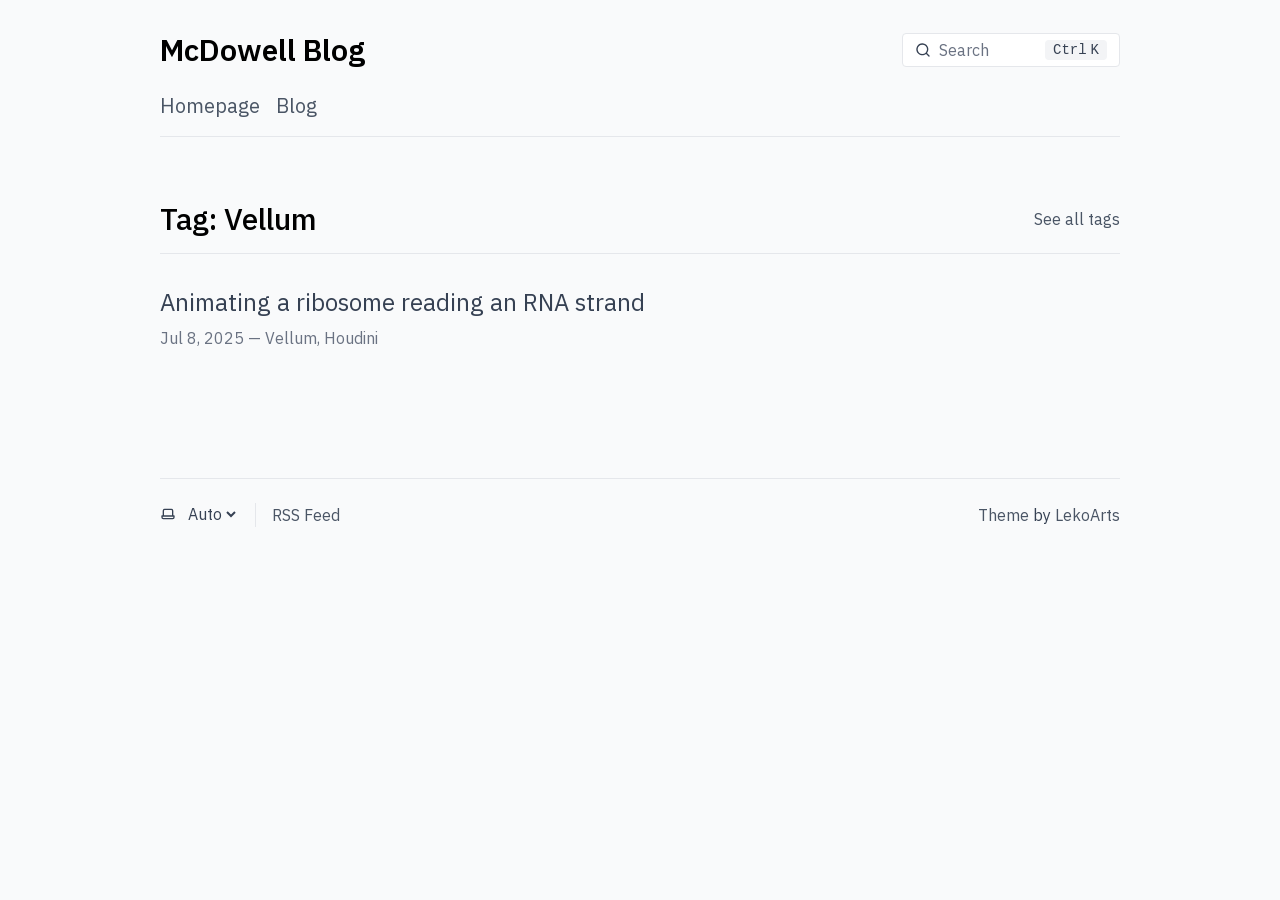
<file: tags/vellum/index.html>
<!DOCTYPE html><html lang="en-US"> <head><meta charset="UTF-8"><meta name="viewport" content="width=device-width"><link rel="icon" type="image/svg+xml" href="/favicon.svg"><meta name="generator" content="Astro v5.18.0"><style>@font-face{font-family:"IBM Plex Sans-6c876a4f399f8af5";src:url("/_astro/fonts/c8daa8b7a2b17472.woff2") format("woff2");font-display:swap;unicode-range:U+0000-00FF,U+0131,U+0152-0153,U+02BB-02BC,U+02C6,U+02DA,U+02DC,U+0304,U+0308,U+0329,U+2000-206F,U+20AC,U+2122,U+2191,U+2193,U+2212,U+2215,U+FEFF,U+FFFD;font-weight:400;font-style:italic;}@font-face{font-family:"IBM Plex Sans-6c876a4f399f8af5";src:url("/_astro/fonts/c8daa8b7a2b17472.woff2") format("woff2");font-display:swap;unicode-range:U+0000-00FF,U+0131,U+0152-0153,U+02BB-02BC,U+02C6,U+02DA,U+02DC,U+0304,U+0308,U+0329,U+2000-206F,U+20AC,U+2122,U+2191,U+2193,U+2212,U+2215,U+FEFF,U+FFFD;font-weight:500;font-style:italic;}@font-face{font-family:"IBM Plex Sans-6c876a4f399f8af5";src:url("/_astro/fonts/c8daa8b7a2b17472.woff2") format("woff2");font-display:swap;unicode-range:U+0000-00FF,U+0131,U+0152-0153,U+02BB-02BC,U+02C6,U+02DA,U+02DC,U+0304,U+0308,U+0329,U+2000-206F,U+20AC,U+2122,U+2191,U+2193,U+2212,U+2215,U+FEFF,U+FFFD;font-weight:600;font-style:italic;}@font-face{font-family:"IBM Plex Sans-6c876a4f399f8af5";src:url("/_astro/fonts/2eb6e0e4fc33dd24.woff2") format("woff2");font-display:swap;unicode-range:U+0000-00FF,U+0131,U+0152-0153,U+02BB-02BC,U+02C6,U+02DA,U+02DC,U+0304,U+0308,U+0329,U+2000-206F,U+20AC,U+2122,U+2191,U+2193,U+2212,U+2215,U+FEFF,U+FFFD;font-weight:400;font-style:normal;}@font-face{font-family:"IBM Plex Sans-6c876a4f399f8af5";src:url("/_astro/fonts/2eb6e0e4fc33dd24.woff2") format("woff2");font-display:swap;unicode-range:U+0000-00FF,U+0131,U+0152-0153,U+02BB-02BC,U+02C6,U+02DA,U+02DC,U+0304,U+0308,U+0329,U+2000-206F,U+20AC,U+2122,U+2191,U+2193,U+2212,U+2215,U+FEFF,U+FFFD;font-weight:500;font-style:normal;}@font-face{font-family:"IBM Plex Sans-6c876a4f399f8af5";src:url("/_astro/fonts/2eb6e0e4fc33dd24.woff2") format("woff2");font-display:swap;unicode-range:U+0000-00FF,U+0131,U+0152-0153,U+02BB-02BC,U+02C6,U+02DA,U+02DC,U+0304,U+0308,U+0329,U+2000-206F,U+20AC,U+2122,U+2191,U+2193,U+2212,U+2215,U+FEFF,U+FFFD;font-weight:600;font-style:normal;}@font-face{font-family:"IBM Plex Sans-6c876a4f399f8af5 fallback: Arial";src:local("Arial");font-display:swap;font-weight:400;font-style:italic;size-adjust:99.5961%;ascent-override:102.9157%;descent-override:27.6115%;line-gap-override:0%;}@font-face{font-family:"IBM Plex Sans-6c876a4f399f8af5 fallback: Arial";src:local("Arial");font-display:swap;font-weight:500;font-style:italic;size-adjust:99.5961%;ascent-override:102.9157%;descent-override:27.6115%;line-gap-override:0%;}@font-face{font-family:"IBM Plex Sans-6c876a4f399f8af5 fallback: Arial";src:local("Arial");font-display:swap;font-weight:600;font-style:italic;size-adjust:99.5961%;ascent-override:102.9157%;descent-override:27.6115%;line-gap-override:0%;}@font-face{font-family:"IBM Plex Sans-6c876a4f399f8af5 fallback: Arial";src:local("Arial");font-display:swap;font-weight:400;font-style:normal;size-adjust:99.5961%;ascent-override:102.9157%;descent-override:27.6115%;line-gap-override:0%;}@font-face{font-family:"IBM Plex Sans-6c876a4f399f8af5 fallback: Arial";src:local("Arial");font-display:swap;font-weight:500;font-style:normal;size-adjust:99.5961%;ascent-override:102.9157%;descent-override:27.6115%;line-gap-override:0%;}@font-face{font-family:"IBM Plex Sans-6c876a4f399f8af5 fallback: Arial";src:local("Arial");font-display:swap;font-weight:600;font-style:normal;size-adjust:99.5961%;ascent-override:102.9157%;descent-override:27.6115%;line-gap-override:0%;}:root{--font-plex-sans:"IBM Plex Sans-6c876a4f399f8af5","IBM Plex Sans-6c876a4f399f8af5 fallback: Arial",sans-serif;}</style><link rel="preload" href="/_astro/fonts/c8daa8b7a2b17472.woff2" as="font" type="font/woff2" crossorigin><link rel="preload" href="/_astro/fonts/2eb6e0e4fc33dd24.woff2" as="font" type="font/woff2" crossorigin><script>
	window.AtmbThemeProvider = (() => {
		const storedTheme = typeof localStorage !== 'undefined' && localStorage.getItem('atmb-theme')
		const theme = storedTheme || (window.matchMedia('(prefers-color-scheme: light)').matches ? 'light' : 'dark')
		document.documentElement.dataset.theme = theme === 'light' ? 'light' : 'dark'
		return {
			updatePickers(theme = storedTheme || 'auto') {
				document.querySelectorAll('atmb-theme-select').forEach((picker) => {
					const select = picker.querySelector('select')
					// prettier-ignore
					if (select)
select.value = theme
					/** @type {HTMLTemplateElement | null} */
					const tmpl = document.querySelector(`#theme-icons`)
					const newIcon = tmpl && tmpl.content.querySelector(`.${theme}`)
					if (newIcon) {
						const oldIcon = picker.querySelector('svg.label-icon')
						if (oldIcon) {
							oldIcon.replaceChildren(...newIcon.cloneNode(true).childNodes)
						}
					}
				})
			},
		}
	})()
</script><template id="theme-icons"><svg aria-hidden="true" class="light label-icon" width="16" height="16" viewBox="0 0 24 24" fill="currentColor"><path d="M5 12a1 1 0 0 0-1-1H3a1 1 0 0 0 0 2h1a1 1 0 0 0 1-1Zm.64 5-.71.71a1 1 0 0 0 0 1.41 1 1 0 0 0 1.41 0l.71-.71A1 1 0 0 0 5.64 17ZM12 5a1 1 0 0 0 1-1V3a1 1 0 0 0-2 0v1a1 1 0 0 0 1 1Zm5.66 2.34a1 1 0 0 0 .7-.29l.71-.71a1 1 0 1 0-1.41-1.41l-.66.71a1 1 0 0 0 0 1.41 1 1 0 0 0 .66.29Zm-12-.29a1 1 0 0 0 1.41 0 1 1 0 0 0 0-1.41l-.71-.71a1.004 1.004 0 1 0-1.43 1.41l.73.71ZM21 11h-1a1 1 0 0 0 0 2h1a1 1 0 0 0 0-2Zm-2.64 6A1 1 0 0 0 17 18.36l.71.71a1 1 0 0 0 1.41 0 1 1 0 0 0 0-1.41l-.76-.66ZM12 6.5a5.5 5.5 0 1 0 5.5 5.5A5.51 5.51 0 0 0 12 6.5Zm0 9a3.5 3.5 0 1 1 0-7 3.5 3.5 0 0 1 0 7Zm0 3.5a1 1 0 0 0-1 1v1a1 1 0 0 0 2 0v-1a1 1 0 0 0-1-1Z"/></svg><svg aria-hidden="true" class="dark label-icon" width="16" height="16" viewBox="0 0 24 24" fill="currentColor"><path d="M21.64 13a1 1 0 0 0-1.05-.14 8.049 8.049 0 0 1-3.37.73 8.15 8.15 0 0 1-8.14-8.1 8.59 8.59 0 0 1 .25-2A1 1 0 0 0 8 2.36a10.14 10.14 0 1 0 14 11.69 1 1 0 0 0-.36-1.05Zm-9.5 6.69A8.14 8.14 0 0 1 7.08 5.22v.27a10.15 10.15 0 0 0 10.14 10.14 9.784 9.784 0 0 0 2.1-.22 8.11 8.11 0 0 1-7.18 4.32v-.04Z"/></svg><svg aria-hidden="true" class="auto label-icon" width="16" height="16" viewBox="0 0 24 24" fill="currentColor"><path d="M21 14h-1V7a3 3 0 0 0-3-3H7a3 3 0 0 0-3 3v7H3a1 1 0 0 0-1 1v2a3 3 0 0 0 3 3h14a3 3 0 0 0 3-3v-2a1 1 0 0 0-1-1ZM6 7a1 1 0 0 1 1-1h10a1 1 0 0 1 1 1v7H6V7Zm14 10a1 1 0 0 1-1 1H5a1 1 0 0 1-1-1v-1h16v1Z"/></svg></template><title>Tag: Vellum | McDowell Blog</title><meta name="description" content="This blog is about medical animation. Mainly technical Houdini stuff and behind-the-scenes."><meta name="image" content="https://mcdowell-animation.github.io/og-image.png"><link rel="alternate" type="application/rss+xml" title="McDowell Blog" href="https://mcdowell-animation.github.io/rss.xml"><link rel="canonical" href="https://mcdowell-animation.github.io/tags/vellum/"><meta property="og:title" content="Tag: Vellum | McDowell Blog"><meta property="og:url" content="https://mcdowell-animation.github.io/tags/vellum/"><meta property="og:description" content="This blog is about medical animation. Mainly technical Houdini stuff and behind-the-scenes."><meta property="og:image" content="https://mcdowell-animation.github.io/og-image.png"><meta property="og:type" content="website"><meta name="twitter:card" content="summary_large_image"><meta name="twitter:title" content="Tag: Vellum | McDowell Blog"><meta name="twitter:url" content="https://mcdowell-animation.github.io/tags/vellum/"><meta name="twitter:description" content="This blog is about medical animation. Mainly technical Houdini stuff and behind-the-scenes."><meta name="twitter:image" content="https://mcdowell-animation.github.io/og-image.png"><link rel="stylesheet" href="/_astro/_blog_.CKvP8Qco.css"></head> <body class="min-h-screen bg-bg text-text"> <a class="border-0 h-px w-px -m-px p-0 overflow-hidden absolute focus:p-4 focus:fixed focus:top-1 focus:left-1 focus:bg-gray-100 dark:focus:bg-gray-800 focus:z-50 focus:w-auto focus:h-auto focus:text-black dark:focus:text-white" href="#skip-to-content" data-astro-cid-efynd3a5>Skip to content</a>  <header class="container"> <span class="block" style="height:calc(var(--spacing) * 8);min-height:calc(var(--spacing) * 8);width:1px;min-width:1px"></span> <div class="flex flex-row justify-between items-center"> <div> <a class="font-semibold text-xl md:text-2xl lg:text-3xl text-highlight" href="/" aria-label="McDowell Blog - Back to home">McDowell Blog</a> </div> <site-search class="contents"> <button class="flex items-center sm:border sm:border-border sm:rounded-sm gap-2 sm:py-1 sm:px-3 sm:bg-white sm:dark:bg-black hover:cursor-pointer hover:border-gray-400 dark:hover:border-gray-500" data-open-modal disabled aria-label="Search" aria-keyshortcuts="Control+K"> <svg aria-hidden="true" class="w-5 h-5 sm:w-4 sm:h-4" width="16" height="16" viewBox="0 0 24 24" fill="currentColor"><path d="M21.71 20.29 18 16.61A9 9 0 1 0 16.61 18l3.68 3.68a.999.999 0 0 0 1.42 0 1 1 0 0 0 0-1.39ZM11 18a7 7 0 1 1 0-14 7 7 0 0 1 0 14Z"/></svg> <span class="hidden sm:block text-faded" aria-hidden="true">Search</span> <kbd class="hidden sm:flex bg-gray-100 dark:bg-gray-800 px-2 rounded-sm gap-1 ml-0 sm:ml-8 md:ml-12" style="display: none;"> <kbd class="text-sm">Ctrl</kbd><kbd class="text-sm">K</kbd> </kbd> </button> <dialog class="p-0 m-0 w-full h-full max-w-full max-h-full shadow-xl open:flex flex-col backdrop:backdrop-blur-lg backdrop:bg-gray-900/20 border border-gray-300 dark:border-gray-600 sm:w-[90%] sm:max-w-3xl sm:h-max sm:min-h-64 sm:max-h-[calc(100%-8rem)] sm:rounded-lg sm:mt-12 sm:mx-auto bg-gray-100 dark:bg-gray-800" aria-label="Search"> <div id="dialog-frame" class="relative overflow-auto flex flex-col gap-2 p-4 grow"> <button data-close-modal class="flex absolute self-end items-center p-0.5 text-subtle z-10 cursor-pointer sm:hidden">
Cancel
</button> <div class="search-container"> <div id="search"></div> </div> </div> <div class="hidden sm:block px-4 py-2 bg-gray-50 dark:bg-gray-900 text-faded"> <kbd class="text-sm bg-gray-100 dark:bg-gray-800 px-2 py-1 rounded-sm mr-1">Esc</kbd> to close
</div> </dialog> </site-search> <script>
	/* eslint-disable antfu/if-newline */
	;(() => {
		const openBtn = document.querySelector('button[data-open-modal]')
		const shortcut = openBtn?.querySelector('kbd')
		if (!openBtn || !(shortcut instanceof HTMLElement)) return
		const platformKey = shortcut.querySelector('kbd')
		if (platformKey && /Mac|iPhone|iPod|iPad/i.test(navigator.platform)) {
			platformKey.textContent = '⌘'
			openBtn.setAttribute('aria-keyshortcuts', 'Meta+K')
		}
		shortcut.style.display = ''
	})()
</script> <script type="module" src="/_astro/search.astro_astro_type_script_index_0_lang.BXQOI-XX.js"></script>  </div> <span class="block" style="height:calc(var(--spacing) * 6);min-height:calc(var(--spacing) * 6);width:1px;min-width:1px"></span> <div class="flex flex-row justify-between items-center border-b border-border pb-4 text-lg md:text-xl"> <nav aria-label="Primary navigation" class="flex gap-4"> <a class="text-subtle hover:underline hover:text-highlight" href="https://www.mcdowell.nl" aria-current="false">Homepage</a><a class="text-subtle hover:underline hover:text-highlight" href="/blog/" aria-current="false">Blog</a> </nav> <div class="flex gap-4">  </div> </div> <span class="block" style="height:calc(var(--spacing) * 16);min-height:calc(var(--spacing) * 16);width:1px;min-width:1px"></span> </header>   <main id="skip-to-content" class="container"> <div class="border-b border-border pb-4 flex justify-between items-center"> <h1 class="font-medium text-xl md:text-2xl lg:text-3xl text-highlight">Tag: Vellum</h1> <div><a class="text-subtle hover:underline hover:text-highlight" href="/tags/">See all tags</a></div> </div> <span class="block" style="height:calc(var(--spacing) * 8);min-height:calc(var(--spacing) * 8);width:1px;min-width:1px"></span> <div class="flex gap-10 flex-col"> <div> <a class="text-lg md:text-xl lg:text-2xl hover:underline hover:text-highlight" href="/animating-a-ribosome-reading-an-rna-strand/">Animating a ribosome reading an RNA strand</a> <span class="block" style="height:calc(var(--spacing) * 2);min-height:calc(var(--spacing) * 2);width:1px;min-width:1px"></span> <div class="text-faded"> Jul 8, 2025 — Vellum, Houdini </div> </div> </div> </main>  <footer class="container"> <span class="block" style="height:calc(var(--spacing) * 32);min-height:calc(var(--spacing) * 32);width:1px;min-width:1px"></span> <div class="flex flex-row justify-between items-center pt-6 border-t border-border"> <div class="flex gap-4"> <atmb-theme-select> <label class="relative flex items-center gap-2"> <span class="sr-only">Select theme</span> <svg aria-hidden="true" class="icon label-icon" width="16" height="16" viewBox="0 0 24 24" fill="currentColor"><path d="M21 14h-1V7a3 3 0 0 0-3-3H7a3 3 0 0 0-3 3v7H3a1 1 0 0 0-1 1v2a3 3 0 0 0 3 3h14a3 3 0 0 0 3-3v-2a1 1 0 0 0-1-1ZM6 7a1 1 0 0 1 1-1h10a1 1 0 0 1 1 1v7H6V7Zm14 10a1 1 0 0 1-1 1H5a1 1 0 0 1-1-1v-1h16v1Z"/></svg> <select value="auto" autocomplete="off"> <option value="dark">Dark</option><option value="light">Light</option><option value="auto" selected>Auto</option> </select> </label> </atmb-theme-select>  <script>
	AtmbThemeProvider.updatePickers()
</script> <script type="module">const a="atmb-theme";function n(e){return e==="auto"||e==="dark"||e==="light"?e:"auto"}function o(){return n(typeof localStorage<"u"&&localStorage.getItem(a))}function c(e){typeof localStorage<"u"&&localStorage.setItem(a,e==="light"||e==="dark"?e:"")}function l(){return matchMedia("(prefers-color-scheme: light)").matches?"light":"dark"}function t(e){AtmbThemeProvider.updatePickers(e),document.documentElement.dataset.theme=e==="auto"?l():e,c(e)}matchMedia("(prefers-color-scheme: light)").addEventListener("change",()=>{o()==="auto"&&t("auto")});class s extends HTMLElement{constructor(){super(),t(o()),this.querySelector("select")?.addEventListener("change",r=>{r.currentTarget instanceof HTMLSelectElement&&t(n(r.currentTarget.value))})}}customElements.get("atmb-theme-select")||customElements.define("atmb-theme-select",s);</script> <span class="w-px h-auto bg-border"></span> <a class="text-subtle hover:underline hover:text-highlight" href="/rss.xml">RSS Feed</a> </div> <div> <a class="text-subtle hover:underline hover:text-highlight" href="http://github.com/LekoArts/astro-theme-minimal-blog">Theme</a> by <a class="text-subtle hover:underline hover:text-highlight" href="https://www.lekoarts.de/?utm_source=astro-theme-minimal-blog">LekoArts</a> </div> </div> <span class="block" style="height:calc(var(--spacing) * 8);min-height:calc(var(--spacing) * 8);width:1px;min-width:1px"></span> </footer> </body></html>
</file>
<file: _astro/_blog_.CKvP8Qco.css>
a[data-astro-cid-efynd3a5]{clip:rect(0,0,0,0)}a[data-astro-cid-efynd3a5]:focus{clip:auto}.pagefind-ui__result.svelte-j9e30.svelte-j9e30{list-style-type:none;display:flex;align-items:flex-start;gap:min(calc(40px * var(--pagefind-ui-scale)),3%);padding:calc(30px * var(--pagefind-ui-scale)) 0 calc(40px * var(--pagefind-ui-scale));border-top:solid var(--pagefind-ui-border-width) var(--pagefind-ui-border)}.pagefind-ui__result.svelte-j9e30.svelte-j9e30:last-of-type{border-bottom:solid var(--pagefind-ui-border-width) var(--pagefind-ui-border)}.pagefind-ui__result-thumb.svelte-j9e30.svelte-j9e30{width:min(30%,calc((30% - (100px * var(--pagefind-ui-scale))) * 100000));max-width:calc(120px * var(--pagefind-ui-scale));margin-top:calc(10px * var(--pagefind-ui-scale));aspect-ratio:var(--pagefind-ui-image-box-ratio);position:relative}.pagefind-ui__result-image.svelte-j9e30.svelte-j9e30{display:block;position:absolute;left:50%;transform:translate(-50%);font-size:0;width:auto;height:auto;max-width:100%;max-height:100%;border-radius:var(--pagefind-ui-image-border-radius)}.pagefind-ui__result-inner.svelte-j9e30.svelte-j9e30{flex:1;display:flex;flex-direction:column;align-items:flex-start;margin-top:calc(10px * var(--pagefind-ui-scale))}.pagefind-ui__result-title.svelte-j9e30.svelte-j9e30{display:inline-block;font-weight:700;font-size:calc(21px * var(--pagefind-ui-scale));margin-top:0;margin-bottom:0}.pagefind-ui__result-title.svelte-j9e30 .pagefind-ui__result-link.svelte-j9e30{color:var(--pagefind-ui-text);text-decoration:none}.pagefind-ui__result-title.svelte-j9e30 .pagefind-ui__result-link.svelte-j9e30:hover{text-decoration:underline}.pagefind-ui__result-excerpt.svelte-j9e30.svelte-j9e30{display:inline-block;font-weight:400;font-size:calc(16px * var(--pagefind-ui-scale));margin-top:calc(4px * var(--pagefind-ui-scale));margin-bottom:0;min-width:calc(250px * var(--pagefind-ui-scale))}.pagefind-ui__loading.svelte-j9e30.svelte-j9e30{color:var(--pagefind-ui-text);background-color:var(--pagefind-ui-text);border-radius:var(--pagefind-ui-border-radius);opacity:.1;pointer-events:none}.pagefind-ui__result-tags.svelte-j9e30.svelte-j9e30{list-style-type:none;padding:0;display:flex;gap:calc(20px * var(--pagefind-ui-scale));flex-wrap:wrap;margin-top:calc(20px * var(--pagefind-ui-scale))}.pagefind-ui__result-tag.svelte-j9e30.svelte-j9e30{padding:calc(4px * var(--pagefind-ui-scale)) calc(8px * var(--pagefind-ui-scale));font-size:calc(14px * var(--pagefind-ui-scale));border-radius:var(--pagefind-ui-border-radius);background-color:var(--pagefind-ui-tag)}.pagefind-ui__result.svelte-4xnkmf.svelte-4xnkmf{list-style-type:none;display:flex;align-items:flex-start;gap:min(calc(40px * var(--pagefind-ui-scale)),3%);padding:calc(30px * var(--pagefind-ui-scale)) 0 calc(40px * var(--pagefind-ui-scale));border-top:solid var(--pagefind-ui-border-width) var(--pagefind-ui-border)}.pagefind-ui__result.svelte-4xnkmf.svelte-4xnkmf:last-of-type{border-bottom:solid var(--pagefind-ui-border-width) var(--pagefind-ui-border)}.pagefind-ui__result-nested.svelte-4xnkmf.svelte-4xnkmf{display:flex;flex-direction:column;padding-left:calc(20px * var(--pagefind-ui-scale))}.pagefind-ui__result-nested.svelte-4xnkmf.svelte-4xnkmf:first-of-type{padding-top:calc(10px * var(--pagefind-ui-scale))}.pagefind-ui__result-nested.svelte-4xnkmf .pagefind-ui__result-link.svelte-4xnkmf{font-size:.9em;position:relative}.pagefind-ui__result-nested.svelte-4xnkmf .pagefind-ui__result-link.svelte-4xnkmf:before{content:"⤷ ";position:absolute;top:0;right:calc(100% + .1em)}.pagefind-ui__result-thumb.svelte-4xnkmf.svelte-4xnkmf{width:min(30%,calc((30% - (100px * var(--pagefind-ui-scale))) * 100000));max-width:calc(120px * var(--pagefind-ui-scale));margin-top:calc(10px * var(--pagefind-ui-scale));aspect-ratio:var(--pagefind-ui-image-box-ratio);position:relative}.pagefind-ui__result-image.svelte-4xnkmf.svelte-4xnkmf{display:block;position:absolute;left:50%;transform:translate(-50%);font-size:0;width:auto;height:auto;max-width:100%;max-height:100%;border-radius:var(--pagefind-ui-image-border-radius)}.pagefind-ui__result-inner.svelte-4xnkmf.svelte-4xnkmf{flex:1;display:flex;flex-direction:column;align-items:flex-start;margin-top:calc(10px * var(--pagefind-ui-scale))}.pagefind-ui__result-title.svelte-4xnkmf.svelte-4xnkmf{display:inline-block;font-weight:700;font-size:calc(21px * var(--pagefind-ui-scale));margin-top:0;margin-bottom:0}.pagefind-ui__result-title.svelte-4xnkmf .pagefind-ui__result-link.svelte-4xnkmf{color:var(--pagefind-ui-text);text-decoration:none}.pagefind-ui__result-title.svelte-4xnkmf .pagefind-ui__result-link.svelte-4xnkmf:hover{text-decoration:underline}.pagefind-ui__result-excerpt.svelte-4xnkmf.svelte-4xnkmf{display:inline-block;font-weight:400;font-size:calc(16px * var(--pagefind-ui-scale));margin-top:calc(4px * var(--pagefind-ui-scale));margin-bottom:0;min-width:calc(250px * var(--pagefind-ui-scale))}.pagefind-ui__loading.svelte-4xnkmf.svelte-4xnkmf{color:var(--pagefind-ui-text);background-color:var(--pagefind-ui-text);border-radius:var(--pagefind-ui-border-radius);opacity:.1;pointer-events:none}.pagefind-ui__result-tags.svelte-4xnkmf.svelte-4xnkmf{list-style-type:none;padding:0;display:flex;gap:calc(20px * var(--pagefind-ui-scale));flex-wrap:wrap;margin-top:calc(20px * var(--pagefind-ui-scale))}.pagefind-ui__result-tag.svelte-4xnkmf.svelte-4xnkmf{padding:calc(4px * var(--pagefind-ui-scale)) calc(8px * var(--pagefind-ui-scale));font-size:calc(14px * var(--pagefind-ui-scale));border-radius:var(--pagefind-ui-border-radius);background-color:var(--pagefind-ui-tag)}legend.svelte-1v2r7ls.svelte-1v2r7ls{position:absolute;clip:rect(0 0 0 0)}.pagefind-ui__filter-panel.svelte-1v2r7ls.svelte-1v2r7ls{min-width:min(calc(260px * var(--pagefind-ui-scale)),100%);flex:1;display:flex;flex-direction:column;margin-top:calc(20px * var(--pagefind-ui-scale))}.pagefind-ui__filter-group.svelte-1v2r7ls.svelte-1v2r7ls{border:0;padding:0}.pagefind-ui__filter-block.svelte-1v2r7ls.svelte-1v2r7ls{padding:0;display:block;border-bottom:solid calc(2px * var(--pagefind-ui-scale)) var(--pagefind-ui-border);padding:calc(20px * var(--pagefind-ui-scale)) 0}.pagefind-ui__filter-name.svelte-1v2r7ls.svelte-1v2r7ls{font-size:calc(16px * var(--pagefind-ui-scale));position:relative;display:flex;align-items:center;list-style:none;font-weight:700;cursor:pointer;height:calc(24px * var(--pagefind-ui-scale))}.pagefind-ui__filter-name.svelte-1v2r7ls.svelte-1v2r7ls::-webkit-details-marker{display:none}.pagefind-ui__filter-name.svelte-1v2r7ls.svelte-1v2r7ls:after{position:absolute;content:"";right:calc(6px * var(--pagefind-ui-scale));top:50%;width:calc(8px * var(--pagefind-ui-scale));height:calc(8px * var(--pagefind-ui-scale));border:solid calc(2px * var(--pagefind-ui-scale)) currentColor;border-right:0;border-top:0;transform:translateY(-70%) rotate(-45deg)}.pagefind-ui__filter-block[open].svelte-1v2r7ls .pagefind-ui__filter-name.svelte-1v2r7ls:after{transform:translateY(-70%) rotate(-225deg)}.pagefind-ui__filter-group.svelte-1v2r7ls.svelte-1v2r7ls{display:flex;flex-direction:column;gap:calc(20px * var(--pagefind-ui-scale));padding-top:calc(30px * var(--pagefind-ui-scale))}.pagefind-ui__filter-value.svelte-1v2r7ls.svelte-1v2r7ls{position:relative;display:flex;align-items:center;gap:calc(8px * var(--pagefind-ui-scale))}.pagefind-ui__filter-value.svelte-1v2r7ls.svelte-1v2r7ls:before{position:absolute;content:"";top:50%;left:calc(8px * var(--pagefind-ui-scale));width:0px;height:0px;border:solid 1px #fff;opacity:0;transform:translate(calc(4.5px * var(--pagefind-ui-scale) * -1),calc(.8px * var(--pagefind-ui-scale))) skew(-5deg) rotate(-45deg);transform-origin:top left;border-top:0;border-right:0;pointer-events:none}.pagefind-ui__filter-value.pagefind-ui__filter-value--checked.svelte-1v2r7ls.svelte-1v2r7ls:before{opacity:1;width:calc(9px * var(--pagefind-ui-scale));height:calc(4px * var(--pagefind-ui-scale));transition:width .1s ease-out .1s,height .1s ease-in}.pagefind-ui__filter-checkbox.svelte-1v2r7ls.svelte-1v2r7ls{margin:0;width:calc(16px * var(--pagefind-ui-scale));height:calc(16px * var(--pagefind-ui-scale));border:solid 1px var(--pagefind-ui-border);appearance:none;-webkit-appearance:none;border-radius:calc(var(--pagefind-ui-border-radius) / 2);background-color:var(--pagefind-ui-background);cursor:pointer}.pagefind-ui__filter-checkbox.svelte-1v2r7ls.svelte-1v2r7ls:checked{background-color:var(--pagefind-ui-primary);border:solid 1px var(--pagefind-ui-primary)}.pagefind-ui__filter-label.svelte-1v2r7ls.svelte-1v2r7ls{cursor:pointer;font-size:calc(16px * var(--pagefind-ui-scale));font-weight:400}.pagefind-ui--reset *:where(:not(html,iframe,canvas,img,svg,video):not(svg *,symbol *)){all:unset;display:revert;outline:revert}.pagefind-ui--reset *,.pagefind-ui--reset *:before,.pagefind-ui--reset *:after{box-sizing:border-box}.pagefind-ui--reset a,.pagefind-ui--reset button{cursor:revert}.pagefind-ui--reset ol,.pagefind-ui--reset ul,.pagefind-ui--reset menu{list-style:none}.pagefind-ui--reset img{max-width:100%}.pagefind-ui--reset table{border-collapse:collapse}.pagefind-ui--reset input,.pagefind-ui--reset textarea{-webkit-user-select:auto}.pagefind-ui--reset textarea{white-space:revert}.pagefind-ui--reset meter{-webkit-appearance:revert;appearance:revert}.pagefind-ui--reset ::placeholder{color:unset}.pagefind-ui--reset :where([hidden]){display:none}.pagefind-ui--reset :where([contenteditable]:not([contenteditable=false])){-moz-user-modify:read-write;-webkit-user-modify:read-write;overflow-wrap:break-word;-webkit-line-break:after-white-space;-webkit-user-select:auto}.pagefind-ui--reset :where([draggable=true]){-webkit-user-drag:element}.pagefind-ui--reset mark{all:revert}:root{--pagefind-ui-scale:.8;--pagefind-ui-primary:#393939;--pagefind-ui-text:#393939;--pagefind-ui-background:#ffffff;--pagefind-ui-border:#eeeeee;--pagefind-ui-tag:#eeeeee;--pagefind-ui-border-width:2px;--pagefind-ui-border-radius:8px;--pagefind-ui-image-border-radius:8px;--pagefind-ui-image-box-ratio:3 / 2;--pagefind-ui-font:system, -apple-system, "BlinkMacSystemFont", ".SFNSText-Regular", "San Francisco", "Roboto", "Segoe UI", "Helvetica Neue", "Lucida Grande", "Ubuntu", "arial", sans-serif}.pagefind-ui.svelte-e9gkc3{width:100%;color:var(--pagefind-ui-text);font-family:var(--pagefind-ui-font)}.pagefind-ui__hidden.svelte-e9gkc3{display:none!important}.pagefind-ui__suppressed.svelte-e9gkc3{opacity:0;pointer-events:none}.pagefind-ui__form.svelte-e9gkc3{position:relative}.pagefind-ui__form.svelte-e9gkc3:before{background-color:var(--pagefind-ui-text);width:calc(18px * var(--pagefind-ui-scale));height:calc(18px * var(--pagefind-ui-scale));top:calc(23px * var(--pagefind-ui-scale));left:calc(20px * var(--pagefind-ui-scale));content:"";position:absolute;display:block;opacity:.7;-webkit-mask-image:url("data:image/svg+xml,%3Csvg width='18' height='18' viewBox='0 0 18 18' fill='none' xmlns='http://www.w3.org/2000/svg'%3E%3Cpath d='M12.7549 11.255H11.9649L11.6849 10.985C12.6649 9.845 13.2549 8.365 13.2549 6.755C13.2549 3.165 10.3449 0.255005 6.75488 0.255005C3.16488 0.255005 0.254883 3.165 0.254883 6.755C0.254883 10.345 3.16488 13.255 6.75488 13.255C8.36488 13.255 9.84488 12.665 10.9849 11.685L11.2549 11.965V12.755L16.2549 17.745L17.7449 16.255L12.7549 11.255ZM6.75488 11.255C4.26488 11.255 2.25488 9.245 2.25488 6.755C2.25488 4.26501 4.26488 2.255 6.75488 2.255C9.24488 2.255 11.2549 4.26501 11.2549 6.755C11.2549 9.245 9.24488 11.255 6.75488 11.255Z' fill='%23000000'/%3E%3C/svg%3E%0A");mask-image:url("data:image/svg+xml,%3Csvg width='18' height='18' viewBox='0 0 18 18' fill='none' xmlns='http://www.w3.org/2000/svg'%3E%3Cpath d='M12.7549 11.255H11.9649L11.6849 10.985C12.6649 9.845 13.2549 8.365 13.2549 6.755C13.2549 3.165 10.3449 0.255005 6.75488 0.255005C3.16488 0.255005 0.254883 3.165 0.254883 6.755C0.254883 10.345 3.16488 13.255 6.75488 13.255C8.36488 13.255 9.84488 12.665 10.9849 11.685L11.2549 11.965V12.755L16.2549 17.745L17.7449 16.255L12.7549 11.255ZM6.75488 11.255C4.26488 11.255 2.25488 9.245 2.25488 6.755C2.25488 4.26501 4.26488 2.255 6.75488 2.255C9.24488 2.255 11.2549 4.26501 11.2549 6.755C11.2549 9.245 9.24488 11.255 6.75488 11.255Z' fill='%23000000'/%3E%3C/svg%3E%0A");-webkit-mask-size:100%;mask-size:100%;z-index:9;pointer-events:none}.pagefind-ui__search-input.svelte-e9gkc3{height:calc(64px * var(--pagefind-ui-scale));padding:0 calc(70px * var(--pagefind-ui-scale)) 0 calc(54px * var(--pagefind-ui-scale));background-color:var(--pagefind-ui-background);border:var(--pagefind-ui-border-width) solid var(--pagefind-ui-border);border-radius:var(--pagefind-ui-border-radius);font-size:calc(21px * var(--pagefind-ui-scale));position:relative;appearance:none;-webkit-appearance:none;display:flex;width:100%;box-sizing:border-box;font-weight:700}.pagefind-ui__search-input.svelte-e9gkc3::placeholder{opacity:.2}.pagefind-ui__search-clear.svelte-e9gkc3{position:absolute;top:calc(3px * var(--pagefind-ui-scale));right:calc(3px * var(--pagefind-ui-scale));height:calc(58px * var(--pagefind-ui-scale));padding:0 calc(15px * var(--pagefind-ui-scale)) 0 calc(2px * var(--pagefind-ui-scale));color:var(--pagefind-ui-text);font-size:calc(14px * var(--pagefind-ui-scale));cursor:pointer;background-color:var(--pagefind-ui-background);border-radius:var(--pagefind-ui-border-radius)}.pagefind-ui__drawer.svelte-e9gkc3{gap:calc(60px * var(--pagefind-ui-scale));display:flex;flex-direction:row;flex-wrap:wrap}.pagefind-ui__results-area.svelte-e9gkc3{min-width:min(calc(400px * var(--pagefind-ui-scale)),100%);flex:1000;margin-top:calc(20px * var(--pagefind-ui-scale))}.pagefind-ui__results.svelte-e9gkc3{padding:0}.pagefind-ui__message.svelte-e9gkc3{box-sizing:content-box;font-size:calc(16px * var(--pagefind-ui-scale));height:calc(24px * var(--pagefind-ui-scale));padding:calc(20px * var(--pagefind-ui-scale)) 0;display:flex;align-items:center;font-weight:700;margin-top:0}.pagefind-ui__button.svelte-e9gkc3{margin-top:calc(40px * var(--pagefind-ui-scale));border:var(--pagefind-ui-border-width) solid var(--pagefind-ui-border);border-radius:var(--pagefind-ui-border-radius);height:calc(48px * var(--pagefind-ui-scale));padding:0 calc(12px * var(--pagefind-ui-scale));font-size:calc(16px * var(--pagefind-ui-scale));color:var(--pagefind-ui-primary);background:var(--pagefind-ui-background);width:100%;text-align:center;font-weight:700;cursor:pointer}.pagefind-ui__button.svelte-e9gkc3:hover{border-color:var(--pagefind-ui-primary);color:var(--pagefind-ui-primary);background:var(--pagefind-ui-background)}[data-search-modal-open]{overflow:hidden}[data-close-modal]{height:calc(64px * var(--pagefind-ui-scale))}:root{--pagefind-ui-primary: var(--color-primary);--pagefind-ui-text: var(--color-text);--pagefind-ui-background: var(--color-bg);--pagefind-ui-border: var(--color-border)}/*! tailwindcss v4.2.2 | MIT License | https://tailwindcss.com */@layer properties{@supports (((-webkit-hyphens:none)) and (not (margin-trim:inline))) or ((-moz-orient:inline) and (not (color:rgb(from red r g b)))){*,:before,:after,::backdrop{--tw-border-style:solid;--tw-font-weight:initial;--tw-shadow:0 0 #0000;--tw-shadow-color:initial;--tw-shadow-alpha:100%;--tw-inset-shadow:0 0 #0000;--tw-inset-shadow-color:initial;--tw-inset-shadow-alpha:100%;--tw-ring-color:initial;--tw-ring-shadow:0 0 #0000;--tw-inset-ring-color:initial;--tw-inset-ring-shadow:0 0 #0000;--tw-ring-inset:initial;--tw-ring-offset-width:0px;--tw-ring-offset-color:#fff;--tw-ring-offset-shadow:0 0 #0000;--tw-blur:initial;--tw-brightness:initial;--tw-contrast:initial;--tw-grayscale:initial;--tw-hue-rotate:initial;--tw-invert:initial;--tw-opacity:initial;--tw-saturate:initial;--tw-sepia:initial;--tw-drop-shadow:initial;--tw-drop-shadow-color:initial;--tw-drop-shadow-alpha:100%;--tw-drop-shadow-size:initial;--tw-backdrop-blur:initial;--tw-backdrop-brightness:initial;--tw-backdrop-contrast:initial;--tw-backdrop-grayscale:initial;--tw-backdrop-hue-rotate:initial;--tw-backdrop-invert:initial;--tw-backdrop-opacity:initial;--tw-backdrop-saturate:initial;--tw-backdrop-sepia:initial;--tw-content:""}}}@layer theme{:root,:host{--font-sans:var(--font-plex-sans);--font-mono:ui-monospace, SFMono-Regular, Menlo, Monaco, Consolas, "Liberation Mono", "Courier New", monospace;--color-red-100:oklch(93.6% .032 17.717);--color-red-300:oklch(80.8% .114 19.571);--color-red-400:oklch(70.4% .191 22.216);--color-red-600:oklch(57.7% .245 27.325);--color-red-900:oklch(39.6% .141 25.723);--color-yellow-100:oklch(97.3% .071 103.193);--color-yellow-300:oklch(90.5% .182 98.111);--color-yellow-400:oklch(85.2% .199 91.936);--color-yellow-600:oklch(68.1% .162 75.834);--color-yellow-900:oklch(42.1% .095 57.708);--color-blue-100:oklch(93.2% .032 255.585);--color-blue-300:oklch(80.9% .105 251.813);--color-blue-400:oklch(70.7% .165 254.624);--color-blue-600:oklch(54.6% .245 262.881);--color-blue-900:oklch(37.9% .146 265.522);--color-purple-100:oklch(94.6% .033 307.174);--color-purple-300:oklch(82.7% .119 306.383);--color-purple-400:oklch(71.4% .203 305.504);--color-purple-600:oklch(55.8% .288 302.321);--color-purple-900:oklch(38.1% .176 304.987);--color-gray-50:oklch(98.5% .002 247.839);--color-gray-100:oklch(96.7% .003 264.542);--color-gray-200:oklch(92.8% .006 264.531);--color-gray-300:oklch(87.2% .01 258.338);--color-gray-400:oklch(70.7% .022 261.325);--color-gray-500:oklch(55.1% .027 264.364);--color-gray-600:oklch(44.6% .03 256.802);--color-gray-700:oklch(37.3% .034 259.733);--color-gray-800:oklch(27.8% .033 256.848);--color-gray-900:oklch(21% .034 264.665);--color-black:#000;--color-white:#fff;--spacing:.25rem;--container-3xl:48rem;--container-5xl:64rem;--text-sm:.875rem;--text-sm--line-height:calc(1.25 / .875);--text-lg:1.125rem;--text-lg--line-height:calc(1.75 / 1.125);--text-xl:1.25rem;--text-xl--line-height:calc(1.75 / 1.25);--text-2xl:1.5rem;--text-2xl--line-height:calc(2 / 1.5);--text-3xl:1.875rem;--text-3xl--line-height: 1.2 ;--font-weight-normal:400;--font-weight-medium:500;--font-weight-semibold:600;--radius-sm:.25rem;--radius-lg:.5rem;--blur-lg:16px;--default-font-family:var(--font-sans);--default-mono-font-family:var(--font-mono);--color-bg:var(--color-gray-50);--color-text:var(--color-gray-700);--color-highlight:var(--color-black);--color-primary:var(--color-blue-600);--color-subtle:var(--color-gray-600);--color-faded:var(--color-gray-500);--color-border:var(--color-gray-200);--color-ic-bg:var(--color-white);--color-ic-border:var(--color-gray-200)}:root:where([data-theme=dark],[data-theme=dark] *){--color-bg:var(--color-gray-900);--color-text:var(--color-gray-200);--color-highlight:var(--color-white);--color-primary:var(--color-blue-400);--color-subtle:var(--color-gray-300);--color-faded:var(--color-gray-400);--color-border:var(--color-gray-700);--color-ic-bg:var(--color-gray-700);--color-ic-border:var(--color-gray-600)}}@layer base{*,:after,:before,::backdrop{box-sizing:border-box;border:0 solid;margin:0;padding:0}::file-selector-button{box-sizing:border-box;border:0 solid;margin:0;padding:0}html,:host{-webkit-text-size-adjust:100%;tab-size:4;line-height:1.5;font-family:var(--default-font-family,ui-sans-serif, system-ui, sans-serif, "Apple Color Emoji", "Segoe UI Emoji", "Segoe UI Symbol", "Noto Color Emoji");font-feature-settings:var(--default-font-feature-settings,normal);font-variation-settings:var(--default-font-variation-settings,normal);-webkit-tap-highlight-color:transparent}hr{height:0;color:inherit;border-top-width:1px}abbr:where([title]){-webkit-text-decoration:underline dotted;text-decoration:underline dotted}h1,h2,h3,h4,h5,h6{font-size:inherit;font-weight:inherit}a{color:inherit;-webkit-text-decoration:inherit;text-decoration:inherit}b,strong{font-weight:bolder}code,kbd,samp,pre{font-family:var(--default-mono-font-family,ui-monospace, SFMono-Regular, Menlo, Monaco, Consolas, "Liberation Mono", "Courier New", monospace);font-feature-settings:var(--default-mono-font-feature-settings,normal);font-variation-settings:var(--default-mono-font-variation-settings,normal);font-size:1em}small{font-size:80%}sub,sup{vertical-align:baseline;font-size:75%;line-height:0;position:relative}sub{bottom:-.25em}sup{top:-.5em}table{text-indent:0;border-color:inherit;border-collapse:collapse}:-moz-focusring{outline:auto}progress{vertical-align:baseline}summary{display:list-item}ol,ul,menu{list-style:none}img,svg,video,canvas,audio,iframe,embed,object{vertical-align:middle;display:block}img,video{max-width:100%;height:auto}button,input,select,optgroup,textarea{font:inherit;font-feature-settings:inherit;font-variation-settings:inherit;letter-spacing:inherit;color:inherit;opacity:1;background-color:#0000;border-radius:0}::file-selector-button{font:inherit;font-feature-settings:inherit;font-variation-settings:inherit;letter-spacing:inherit;color:inherit;opacity:1;background-color:#0000;border-radius:0}:where(select:is([multiple],[size])) optgroup{font-weight:bolder}:where(select:is([multiple],[size])) optgroup option{padding-inline-start:20px}::file-selector-button{margin-inline-end:4px}::placeholder{opacity:1}@supports (not ((-webkit-appearance:-apple-pay-button))) or (contain-intrinsic-size:1px){::placeholder{color:currentColor}@supports (color:color-mix(in lab,red,red)){::placeholder{color:color-mix(in oklab,currentcolor 50%,transparent)}}}textarea{resize:vertical}::-webkit-search-decoration{-webkit-appearance:none}::-webkit-date-and-time-value{min-height:1lh;text-align:inherit}::-webkit-datetime-edit{display:inline-flex}::-webkit-datetime-edit-fields-wrapper{padding:0}::-webkit-datetime-edit{padding-block:0}::-webkit-datetime-edit-year-field{padding-block:0}::-webkit-datetime-edit-month-field{padding-block:0}::-webkit-datetime-edit-day-field{padding-block:0}::-webkit-datetime-edit-hour-field{padding-block:0}::-webkit-datetime-edit-minute-field{padding-block:0}::-webkit-datetime-edit-second-field{padding-block:0}::-webkit-datetime-edit-millisecond-field{padding-block:0}::-webkit-datetime-edit-meridiem-field{padding-block:0}::-webkit-calendar-picker-indicator{line-height:1}:-moz-ui-invalid{box-shadow:none}button,input:where([type=button],[type=reset],[type=submit]){appearance:button}::file-selector-button{appearance:button}::-webkit-inner-spin-button{height:auto}::-webkit-outer-spin-button{height:auto}[hidden]:where(:not([hidden=until-found])){display:none!important}}@layer components;@layer utilities{.visible{visibility:visible}.sr-only{clip-path:inset(50%);white-space:nowrap;border-width:0;width:1px;height:1px;margin:-1px;padding:0;position:absolute;overflow:hidden}.absolute{position:absolute}.fixed{position:fixed}.relative{position:relative}.static{position:static}.start{inset-inline-start:var(--spacing)}.end{inset-inline-end:var(--spacing)}.z-10{z-index:10}.container{width:100%}@media(min-width:40rem){.container{max-width:40rem}}@media(min-width:48rem){.container{max-width:48rem}}@media(min-width:64rem){.container{max-width:64rem}}@media(min-width:80rem){.container{max-width:80rem}}@media(min-width:96rem){.container{max-width:96rem}}.-m-px{margin:-1px}.m-0{margin:calc(var(--spacing) * 0)}.container{margin-inline:auto;padding-inline:1rem}@media(min-width:40rem){.container{padding-inline:2rem}}@media(min-width:48rem){.container{padding-inline:2rem}}@media(min-width:64rem){.container{max-width:var(--container-5xl)}}.my-6{margin-block:calc(var(--spacing) * 6)}.prose{color:var(--tw-prose-body);max-width:65ch}.prose :where(p):not(:where([class~=not-prose],[class~=not-prose] *)){margin-top:1.25em;margin-bottom:1.25em}.prose :where([class~=lead]):not(:where([class~=not-prose],[class~=not-prose] *)){color:var(--tw-prose-lead);margin-top:1.2em;margin-bottom:1.2em;font-size:1.25em;line-height:1.6}.prose :where(a):not(:where([class~=not-prose],[class~=not-prose] *)){color:var(--tw-prose-links);font-weight:500;text-decoration:underline}.prose :where(strong):not(:where([class~=not-prose],[class~=not-prose] *)){color:var(--tw-prose-bold);font-weight:600}.prose :where(a strong):not(:where([class~=not-prose],[class~=not-prose] *)),.prose :where(blockquote strong):not(:where([class~=not-prose],[class~=not-prose] *)),.prose :where(thead th strong):not(:where([class~=not-prose],[class~=not-prose] *)){color:inherit}.prose :where(ol):not(:where([class~=not-prose],[class~=not-prose] *)){margin-top:1.25em;margin-bottom:1.25em;padding-inline-start:1.625em;list-style-type:decimal}.prose :where(ol[type=A]):not(:where([class~=not-prose],[class~=not-prose] *)){list-style-type:upper-alpha}.prose :where(ol[type=a]):not(:where([class~=not-prose],[class~=not-prose] *)){list-style-type:lower-alpha}.prose :where(ol[type=A s]):not(:where([class~=not-prose],[class~=not-prose] *)){list-style-type:upper-alpha}.prose :where(ol[type=a s]):not(:where([class~=not-prose],[class~=not-prose] *)){list-style-type:lower-alpha}.prose :where(ol[type=I]):not(:where([class~=not-prose],[class~=not-prose] *)){list-style-type:upper-roman}.prose :where(ol[type=i]):not(:where([class~=not-prose],[class~=not-prose] *)){list-style-type:lower-roman}.prose :where(ol[type=I s]):not(:where([class~=not-prose],[class~=not-prose] *)){list-style-type:upper-roman}.prose :where(ol[type=i s]):not(:where([class~=not-prose],[class~=not-prose] *)){list-style-type:lower-roman}.prose :where(ol[type="1"]):not(:where([class~=not-prose],[class~=not-prose] *)){list-style-type:decimal}.prose :where(ul):not(:where([class~=not-prose],[class~=not-prose] *)){margin-top:1.25em;margin-bottom:1.25em;padding-inline-start:1.625em;list-style-type:disc}.prose :where(ol>li):not(:where([class~=not-prose],[class~=not-prose] *))::marker{color:var(--tw-prose-counters);font-weight:400}.prose :where(ul>li):not(:where([class~=not-prose],[class~=not-prose] *))::marker{color:var(--tw-prose-bullets)}.prose :where(dt):not(:where([class~=not-prose],[class~=not-prose] *)){color:var(--tw-prose-headings);margin-top:1.25em;font-weight:600}.prose :where(hr):not(:where([class~=not-prose],[class~=not-prose] *)){border-color:var(--tw-prose-hr);border-top-width:1px;margin-top:3em;margin-bottom:3em}.prose :where(blockquote):not(:where([class~=not-prose],[class~=not-prose] *)){color:var(--tw-prose-quotes);border-inline-start-width:.25rem;border-inline-start-color:var(--tw-prose-quote-borders);quotes:"“""”""‘""’";margin-top:1.6em;margin-bottom:1.6em;padding-inline-start:1em;font-style:italic;font-weight:500}.prose :where(blockquote p:first-of-type):not(:where([class~=not-prose],[class~=not-prose] *)):before{content:open-quote}.prose :where(blockquote p:last-of-type):not(:where([class~=not-prose],[class~=not-prose] *)):after{content:close-quote}.prose :where(h1):not(:where([class~=not-prose],[class~=not-prose] *)){color:var(--tw-prose-headings);margin-top:0;margin-bottom:.888889em;font-size:2.25em;font-weight:800;line-height:1.11111}.prose :where(h1 strong):not(:where([class~=not-prose],[class~=not-prose] *)){color:inherit;font-weight:900}.prose :where(h2):not(:where([class~=not-prose],[class~=not-prose] *)){color:var(--tw-prose-headings);margin-top:2em;margin-bottom:1em;font-size:1.5em;font-weight:700;line-height:1.33333}.prose :where(h2 strong):not(:where([class~=not-prose],[class~=not-prose] *)){color:inherit;font-weight:800}.prose :where(h3):not(:where([class~=not-prose],[class~=not-prose] *)){color:var(--tw-prose-headings);margin-top:1.6em;margin-bottom:.6em;font-size:1.25em;font-weight:600;line-height:1.6}.prose :where(h3 strong):not(:where([class~=not-prose],[class~=not-prose] *)){color:inherit;font-weight:700}.prose :where(h4):not(:where([class~=not-prose],[class~=not-prose] *)){color:var(--tw-prose-headings);margin-top:1.5em;margin-bottom:.5em;font-weight:600;line-height:1.5}.prose :where(h4 strong):not(:where([class~=not-prose],[class~=not-prose] *)){color:inherit;font-weight:700}.prose :where(img):not(:where([class~=not-prose],[class~=not-prose] *)){margin-top:2em;margin-bottom:2em}.prose :where(picture):not(:where([class~=not-prose],[class~=not-prose] *)){margin-top:2em;margin-bottom:2em;display:block}.prose :where(video):not(:where([class~=not-prose],[class~=not-prose] *)){margin-top:2em;margin-bottom:2em}.prose :where(kbd):not(:where([class~=not-prose],[class~=not-prose] *)){color:var(--tw-prose-kbd);box-shadow:0 0 0 1px var(--tw-prose-kbd-shadows),0 3px 0 var(--tw-prose-kbd-shadows);padding-top:.1875em;padding-inline-end:.375em;padding-bottom:.1875em;border-radius:.3125rem;padding-inline-start:.375em;font-family:inherit;font-size:.875em;font-weight:500}.prose :where(code):not(:where([class~=not-prose],[class~=not-prose] *)){color:var(--tw-prose-code);font-size:.875em;font-weight:600}.prose :where(code):not(:where([class~=not-prose],[class~=not-prose] *)):before,.prose :where(code):not(:where([class~=not-prose],[class~=not-prose] *)):after{content:"`"}.prose :where(a code):not(:where([class~=not-prose],[class~=not-prose] *)),.prose :where(h1 code):not(:where([class~=not-prose],[class~=not-prose] *)){color:inherit}.prose :where(h2 code):not(:where([class~=not-prose],[class~=not-prose] *)){color:inherit;font-size:.875em}.prose :where(h3 code):not(:where([class~=not-prose],[class~=not-prose] *)){color:inherit;font-size:.9em}.prose :where(h4 code):not(:where([class~=not-prose],[class~=not-prose] *)),.prose :where(blockquote code):not(:where([class~=not-prose],[class~=not-prose] *)),.prose :where(thead th code):not(:where([class~=not-prose],[class~=not-prose] *)){color:inherit}.prose :where(pre):not(:where([class~=not-prose],[class~=not-prose] *)){color:var(--tw-prose-pre-code);background-color:var(--tw-prose-pre-bg);padding-top:.857143em;padding-inline-end:1.14286em;padding-bottom:.857143em;border-radius:.375rem;margin-top:1.71429em;margin-bottom:1.71429em;padding-inline-start:1.14286em;font-size:.875em;font-weight:400;line-height:1.71429;overflow-x:auto}.prose :where(pre code):not(:where([class~=not-prose],[class~=not-prose] *)){font-weight:inherit;color:inherit;font-size:inherit;font-family:inherit;line-height:inherit;background-color:#0000;border-width:0;border-radius:0;padding:0}.prose :where(pre code):not(:where([class~=not-prose],[class~=not-prose] *)):before,.prose :where(pre code):not(:where([class~=not-prose],[class~=not-prose] *)):after{content:none}.prose :where(table):not(:where([class~=not-prose],[class~=not-prose] *)){table-layout:auto;width:100%;margin-top:2em;margin-bottom:2em;font-size:.875em;line-height:1.71429}.prose :where(thead):not(:where([class~=not-prose],[class~=not-prose] *)){border-bottom-width:1px;border-bottom-color:var(--tw-prose-th-borders)}.prose :where(thead th):not(:where([class~=not-prose],[class~=not-prose] *)){color:var(--tw-prose-headings);vertical-align:bottom;padding-inline-end:.571429em;padding-bottom:.571429em;padding-inline-start:.571429em;font-weight:600}.prose :where(tbody tr):not(:where([class~=not-prose],[class~=not-prose] *)){border-bottom-width:1px;border-bottom-color:var(--tw-prose-td-borders)}.prose :where(tbody tr:last-child):not(:where([class~=not-prose],[class~=not-prose] *)){border-bottom-width:0}.prose :where(tbody td):not(:where([class~=not-prose],[class~=not-prose] *)){vertical-align:baseline}.prose :where(tfoot):not(:where([class~=not-prose],[class~=not-prose] *)){border-top-width:1px;border-top-color:var(--tw-prose-th-borders)}.prose :where(tfoot td):not(:where([class~=not-prose],[class~=not-prose] *)){vertical-align:top}.prose :where(th,td):not(:where([class~=not-prose],[class~=not-prose] *)){text-align:start}.prose :where(figure>*):not(:where([class~=not-prose],[class~=not-prose] *)){margin-top:0;margin-bottom:0}.prose :where(figcaption):not(:where([class~=not-prose],[class~=not-prose] *)){color:var(--tw-prose-captions);margin-top:.857143em;font-size:.875em;line-height:1.42857}.prose{--tw-prose-body:oklch(37.3% .034 259.733);--tw-prose-headings:oklch(21% .034 264.665);--tw-prose-lead:oklch(44.6% .03 256.802);--tw-prose-links:oklch(21% .034 264.665);--tw-prose-bold:oklch(21% .034 264.665);--tw-prose-counters:oklch(55.1% .027 264.364);--tw-prose-bullets:oklch(87.2% .01 258.338);--tw-prose-hr:oklch(92.8% .006 264.531);--tw-prose-quotes:oklch(21% .034 264.665);--tw-prose-quote-borders:oklch(92.8% .006 264.531);--tw-prose-captions:oklch(55.1% .027 264.364);--tw-prose-kbd:oklch(21% .034 264.665);--tw-prose-kbd-shadows:oklab(21% -.00316127 -.0338527/.1);--tw-prose-code:oklch(21% .034 264.665);--tw-prose-pre-code:oklch(92.8% .006 264.531);--tw-prose-pre-bg:oklch(27.8% .033 256.848);--tw-prose-th-borders:oklch(87.2% .01 258.338);--tw-prose-td-borders:oklch(92.8% .006 264.531);--tw-prose-invert-body:oklch(87.2% .01 258.338);--tw-prose-invert-headings:#fff;--tw-prose-invert-lead:oklch(70.7% .022 261.325);--tw-prose-invert-links:#fff;--tw-prose-invert-bold:#fff;--tw-prose-invert-counters:oklch(70.7% .022 261.325);--tw-prose-invert-bullets:oklch(44.6% .03 256.802);--tw-prose-invert-hr:oklch(37.3% .034 259.733);--tw-prose-invert-quotes:oklch(96.7% .003 264.542);--tw-prose-invert-quote-borders:oklch(37.3% .034 259.733);--tw-prose-invert-captions:oklch(70.7% .022 261.325);--tw-prose-invert-kbd:#fff;--tw-prose-invert-kbd-shadows:#ffffff1a;--tw-prose-invert-code:#fff;--tw-prose-invert-pre-code:oklch(87.2% .01 258.338);--tw-prose-invert-pre-bg:#00000080;--tw-prose-invert-th-borders:oklch(44.6% .03 256.802);--tw-prose-invert-td-borders:oklch(37.3% .034 259.733);font-size:1rem;line-height:1.75}.prose :where(picture>img):not(:where([class~=not-prose],[class~=not-prose] *)){margin-top:0;margin-bottom:0}.prose :where(li):not(:where([class~=not-prose],[class~=not-prose] *)){margin-top:.5em;margin-bottom:.5em}.prose :where(ol>li):not(:where([class~=not-prose],[class~=not-prose] *)),.prose :where(ul>li):not(:where([class~=not-prose],[class~=not-prose] *)){padding-inline-start:.375em}.prose :where(.prose>ul>li p):not(:where([class~=not-prose],[class~=not-prose] *)){margin-top:.75em;margin-bottom:.75em}.prose :where(.prose>ul>li>p:first-child):not(:where([class~=not-prose],[class~=not-prose] *)){margin-top:1.25em}.prose :where(.prose>ul>li>p:last-child):not(:where([class~=not-prose],[class~=not-prose] *)){margin-bottom:1.25em}.prose :where(.prose>ol>li>p:first-child):not(:where([class~=not-prose],[class~=not-prose] *)){margin-top:1.25em}.prose :where(.prose>ol>li>p:last-child):not(:where([class~=not-prose],[class~=not-prose] *)){margin-bottom:1.25em}.prose :where(ul ul,ul ol,ol ul,ol ol):not(:where([class~=not-prose],[class~=not-prose] *)){margin-top:.75em;margin-bottom:.75em}.prose :where(dl):not(:where([class~=not-prose],[class~=not-prose] *)){margin-top:1.25em;margin-bottom:1.25em}.prose :where(dd):not(:where([class~=not-prose],[class~=not-prose] *)){margin-top:.5em;padding-inline-start:1.625em}.prose :where(hr+*):not(:where([class~=not-prose],[class~=not-prose] *)),.prose :where(h2+*):not(:where([class~=not-prose],[class~=not-prose] *)),.prose :where(h3+*):not(:where([class~=not-prose],[class~=not-prose] *)),.prose :where(h4+*):not(:where([class~=not-prose],[class~=not-prose] *)){margin-top:0}.prose :where(thead th:first-child):not(:where([class~=not-prose],[class~=not-prose] *)){padding-inline-start:0}.prose :where(thead th:last-child):not(:where([class~=not-prose],[class~=not-prose] *)){padding-inline-end:0}.prose :where(tbody td,tfoot td):not(:where([class~=not-prose],[class~=not-prose] *)){padding-top:.571429em;padding-inline-end:.571429em;padding-bottom:.571429em;padding-inline-start:.571429em}.prose :where(tbody td:first-child,tfoot td:first-child):not(:where([class~=not-prose],[class~=not-prose] *)){padding-inline-start:0}.prose :where(tbody td:last-child,tfoot td:last-child):not(:where([class~=not-prose],[class~=not-prose] *)){padding-inline-end:0}.prose :where(figure):not(:where([class~=not-prose],[class~=not-prose] *)){margin-top:2em;margin-bottom:2em}.prose :where(.prose>:first-child):not(:where([class~=not-prose],[class~=not-prose] *)){margin-top:0}.prose :where(.prose>:last-child):not(:where([class~=not-prose],[class~=not-prose] *)){margin-bottom:0}.prose-base{font-size:1rem;line-height:1.75}.prose-base :where(p):not(:where([class~=not-prose],[class~=not-prose] *)){margin-top:1.25em;margin-bottom:1.25em}.prose-base :where([class~=lead]):not(:where([class~=not-prose],[class~=not-prose] *)){margin-top:1.2em;margin-bottom:1.2em;font-size:1.25em;line-height:1.6}.prose-base :where(blockquote):not(:where([class~=not-prose],[class~=not-prose] *)){margin-top:1.6em;margin-bottom:1.6em;padding-inline-start:1em}.prose-base :where(h1):not(:where([class~=not-prose],[class~=not-prose] *)){margin-top:0;margin-bottom:.888889em;font-size:2.25em;line-height:1.11111}.prose-base :where(h2):not(:where([class~=not-prose],[class~=not-prose] *)){margin-top:2em;margin-bottom:1em;font-size:1.5em;line-height:1.33333}.prose-base :where(h3):not(:where([class~=not-prose],[class~=not-prose] *)){margin-top:1.6em;margin-bottom:.6em;font-size:1.25em;line-height:1.6}.prose-base :where(h4):not(:where([class~=not-prose],[class~=not-prose] *)){margin-top:1.5em;margin-bottom:.5em;line-height:1.5}.prose-base :where(img):not(:where([class~=not-prose],[class~=not-prose] *)),.prose-base :where(picture):not(:where([class~=not-prose],[class~=not-prose] *)){margin-top:2em;margin-bottom:2em}.prose-base :where(picture>img):not(:where([class~=not-prose],[class~=not-prose] *)){margin-top:0;margin-bottom:0}.prose-base :where(video):not(:where([class~=not-prose],[class~=not-prose] *)){margin-top:2em;margin-bottom:2em}.prose-base :where(kbd):not(:where([class~=not-prose],[class~=not-prose] *)){padding-top:.1875em;padding-inline-end:.375em;padding-bottom:.1875em;border-radius:.3125rem;padding-inline-start:.375em;font-size:.875em}.prose-base :where(code):not(:where([class~=not-prose],[class~=not-prose] *)),.prose-base :where(h2 code):not(:where([class~=not-prose],[class~=not-prose] *)){font-size:.875em}.prose-base :where(h3 code):not(:where([class~=not-prose],[class~=not-prose] *)){font-size:.9em}.prose-base :where(pre):not(:where([class~=not-prose],[class~=not-prose] *)){padding-top:.857143em;padding-inline-end:1.14286em;padding-bottom:.857143em;border-radius:.375rem;margin-top:1.71429em;margin-bottom:1.71429em;padding-inline-start:1.14286em;font-size:.875em;line-height:1.71429}.prose-base :where(ol):not(:where([class~=not-prose],[class~=not-prose] *)),.prose-base :where(ul):not(:where([class~=not-prose],[class~=not-prose] *)){margin-top:1.25em;margin-bottom:1.25em;padding-inline-start:1.625em}.prose-base :where(li):not(:where([class~=not-prose],[class~=not-prose] *)){margin-top:.5em;margin-bottom:.5em}.prose-base :where(ol>li):not(:where([class~=not-prose],[class~=not-prose] *)),.prose-base :where(ul>li):not(:where([class~=not-prose],[class~=not-prose] *)){padding-inline-start:.375em}.prose-base :where(.prose-base>ul>li p):not(:where([class~=not-prose],[class~=not-prose] *)){margin-top:.75em;margin-bottom:.75em}.prose-base :where(.prose-base>ul>li>p:first-child):not(:where([class~=not-prose],[class~=not-prose] *)){margin-top:1.25em}.prose-base :where(.prose-base>ul>li>p:last-child):not(:where([class~=not-prose],[class~=not-prose] *)){margin-bottom:1.25em}.prose-base :where(.prose-base>ol>li>p:first-child):not(:where([class~=not-prose],[class~=not-prose] *)){margin-top:1.25em}.prose-base :where(.prose-base>ol>li>p:last-child):not(:where([class~=not-prose],[class~=not-prose] *)){margin-bottom:1.25em}.prose-base :where(ul ul,ul ol,ol ul,ol ol):not(:where([class~=not-prose],[class~=not-prose] *)){margin-top:.75em;margin-bottom:.75em}.prose-base :where(dl):not(:where([class~=not-prose],[class~=not-prose] *)){margin-top:1.25em;margin-bottom:1.25em}.prose-base :where(dt):not(:where([class~=not-prose],[class~=not-prose] *)){margin-top:1.25em}.prose-base :where(dd):not(:where([class~=not-prose],[class~=not-prose] *)){margin-top:.5em;padding-inline-start:1.625em}.prose-base :where(hr):not(:where([class~=not-prose],[class~=not-prose] *)){margin-top:3em;margin-bottom:3em}.prose-base :where(hr+*):not(:where([class~=not-prose],[class~=not-prose] *)),.prose-base :where(h2+*):not(:where([class~=not-prose],[class~=not-prose] *)),.prose-base :where(h3+*):not(:where([class~=not-prose],[class~=not-prose] *)),.prose-base :where(h4+*):not(:where([class~=not-prose],[class~=not-prose] *)){margin-top:0}.prose-base :where(table):not(:where([class~=not-prose],[class~=not-prose] *)){font-size:.875em;line-height:1.71429}.prose-base :where(thead th):not(:where([class~=not-prose],[class~=not-prose] *)){padding-inline-end:.571429em;padding-bottom:.571429em;padding-inline-start:.571429em}.prose-base :where(thead th:first-child):not(:where([class~=not-prose],[class~=not-prose] *)){padding-inline-start:0}.prose-base :where(thead th:last-child):not(:where([class~=not-prose],[class~=not-prose] *)){padding-inline-end:0}.prose-base :where(tbody td,tfoot td):not(:where([class~=not-prose],[class~=not-prose] *)){padding-top:.571429em;padding-inline-end:.571429em;padding-bottom:.571429em;padding-inline-start:.571429em}.prose-base :where(tbody td:first-child,tfoot td:first-child):not(:where([class~=not-prose],[class~=not-prose] *)){padding-inline-start:0}.prose-base :where(tbody td:last-child,tfoot td:last-child):not(:where([class~=not-prose],[class~=not-prose] *)){padding-inline-end:0}.prose-base :where(figure):not(:where([class~=not-prose],[class~=not-prose] *)){margin-top:2em;margin-bottom:2em}.prose-base :where(figure>*):not(:where([class~=not-prose],[class~=not-prose] *)){margin-top:0;margin-bottom:0}.prose-base :where(figcaption):not(:where([class~=not-prose],[class~=not-prose] *)){margin-top:.857143em;font-size:.875em;line-height:1.42857}.prose-base :where(.prose-base>:first-child):not(:where([class~=not-prose],[class~=not-prose] *)){margin-top:0}.prose-base :where(.prose-base>:last-child):not(:where([class~=not-prose],[class~=not-prose] *)){margin-bottom:0}.mt-0\!{margin-top:calc(var(--spacing) * 0)!important}.mr-1{margin-right:calc(var(--spacing) * 1)}.mb-0\!{margin-bottom:calc(var(--spacing) * 0)!important}.ml-0{margin-left:calc(var(--spacing) * 0)}.block{display:block}.contents{display:contents}.flex{display:flex}.grid{display:grid}.hidden{display:none}.h-5{height:calc(var(--spacing) * 5)}.h-7{height:calc(var(--spacing) * 7)}.h-auto{height:auto}.h-full{height:100%}.h-px{height:1px}.max-h-full{max-height:100%}.min-h-screen{min-height:100vh}.w-5{width:calc(var(--spacing) * 5)}.w-7{width:calc(var(--spacing) * 7)}.w-full{width:100%}.w-px{width:1px}.max-w-full{max-width:100%}.max-w-none{max-width:none}.shrink-0{flex-shrink:0}.grow{flex-grow:1}.cursor-pointer{cursor:pointer}.grid-cols-1{grid-template-columns:repeat(1,minmax(0,1fr))}.flex-col{flex-direction:column}.flex-row{flex-direction:row}.items-center{align-items:center}.justify-between{justify-content:space-between}.gap-1{gap:calc(var(--spacing) * 1)}.gap-2{gap:calc(var(--spacing) * 2)}.gap-4{gap:calc(var(--spacing) * 4)}.gap-6{gap:calc(var(--spacing) * 6)}.gap-10{gap:calc(var(--spacing) * 10)}.gap-x-6{column-gap:calc(var(--spacing) * 6)}.self-end{align-self:flex-end}.overflow-auto{overflow:auto}.overflow-hidden{overflow:hidden}.rounded-lg{border-radius:var(--radius-lg)}.rounded-sm{border-radius:var(--radius-sm)}.border{border-style:var(--tw-border-style);border-width:1px}.border-0{border-style:var(--tw-border-style);border-width:0}.border-t{border-top-style:var(--tw-border-style);border-top-width:1px}.border-b{border-bottom-style:var(--tw-border-style);border-bottom-width:1px}.border-l-4{border-left-style:var(--tw-border-style);border-left-width:4px}.border-blue-400{border-color:var(--color-blue-400)}.border-border{border-color:var(--color-border)}.border-gray-300{border-color:var(--color-gray-300)}.border-purple-400{border-color:var(--color-purple-400)}.border-red-400{border-color:var(--color-red-400)}.border-yellow-400{border-color:var(--color-yellow-400)}.bg-bg{background-color:var(--color-bg)}.bg-blue-100{background-color:var(--color-blue-100)}.bg-border{background-color:var(--color-border)}.bg-gray-50{background-color:var(--color-gray-50)}.bg-gray-100{background-color:var(--color-gray-100)}.bg-purple-100{background-color:var(--color-purple-100)}.bg-red-100{background-color:var(--color-red-100)}.bg-yellow-100{background-color:var(--color-yellow-100)}.fill-current{fill:currentColor}.p-0{padding:calc(var(--spacing) * 0)}.p-0\.5{padding:calc(var(--spacing) * .5)}.p-4{padding:calc(var(--spacing) * 4)}.px-2{padding-inline:calc(var(--spacing) * 2)}.px-4{padding-inline:calc(var(--spacing) * 4)}.py-1{padding-block:calc(var(--spacing) * 1)}.py-2{padding-block:calc(var(--spacing) * 2)}.pt-6{padding-top:calc(var(--spacing) * 6)}.pb-4{padding-bottom:calc(var(--spacing) * 4)}.text-lg{font-size:var(--text-lg);line-height:var(--tw-leading,var(--text-lg--line-height))}.text-sm{font-size:var(--text-sm);line-height:var(--tw-leading,var(--text-sm--line-height))}.text-xl{font-size:var(--text-xl);line-height:var(--tw-leading,var(--text-xl--line-height))}.font-medium{--tw-font-weight:var(--font-weight-medium);font-weight:var(--font-weight-medium)}.font-normal{--tw-font-weight:var(--font-weight-normal);font-weight:var(--font-weight-normal)}.font-semibold{--tw-font-weight:var(--font-weight-semibold);font-weight:var(--font-weight-semibold)}.text-blue-600{color:var(--color-blue-600)}.text-faded{color:var(--color-faded)}.text-highlight{color:var(--color-highlight)}.text-purple-600{color:var(--color-purple-600)}.text-red-600{color:var(--color-red-600)}.text-subtle{color:var(--color-subtle)}.text-text{color:var(--color-text)}.text-yellow-600{color:var(--color-yellow-600)}.capitalize{text-transform:capitalize}.italic{font-style:italic}.no-underline{text-decoration-line:none}.shadow-xl{--tw-shadow:0 20px 25px -5px var(--tw-shadow-color,#0000001a), 0 8px 10px -6px var(--tw-shadow-color,#0000001a);box-shadow:var(--tw-inset-shadow),var(--tw-inset-ring-shadow),var(--tw-ring-offset-shadow),var(--tw-ring-shadow),var(--tw-shadow)}.filter{filter:var(--tw-blur,) var(--tw-brightness,) var(--tw-contrast,) var(--tw-grayscale,) var(--tw-hue-rotate,) var(--tw-invert,) var(--tw-saturate,) var(--tw-sepia,) var(--tw-drop-shadow,)}.backdrop\:bg-gray-900\/20::backdrop{background-color:#10182833}@supports (color:color-mix(in lab,red,red)){.backdrop\:bg-gray-900\/20::backdrop{background-color:color-mix(in oklab,var(--color-gray-900) 20%,transparent)}}.backdrop\:backdrop-blur-lg::backdrop{--tw-backdrop-blur:blur(var(--blur-lg));-webkit-backdrop-filter:var(--tw-backdrop-blur,) var(--tw-backdrop-brightness,) var(--tw-backdrop-contrast,) var(--tw-backdrop-grayscale,) var(--tw-backdrop-hue-rotate,) var(--tw-backdrop-invert,) var(--tw-backdrop-opacity,) var(--tw-backdrop-saturate,) var(--tw-backdrop-sepia,);backdrop-filter:var(--tw-backdrop-blur,) var(--tw-backdrop-brightness,) var(--tw-backdrop-contrast,) var(--tw-backdrop-grayscale,) var(--tw-backdrop-hue-rotate,) var(--tw-backdrop-invert,) var(--tw-backdrop-opacity,) var(--tw-backdrop-saturate,) var(--tw-backdrop-sepia,)}.open\:flex:is([open],:popover-open,:open){display:flex}@media(hover:hover){.hover\:cursor-pointer:hover{cursor:pointer}.hover\:border-gray-400:hover{border-color:var(--color-gray-400)}.hover\:text-highlight:hover{color:var(--color-highlight)}.hover\:underline:hover{text-decoration-line:underline}.hover\:underline\!:hover{text-decoration-line:underline!important}}.focus\:fixed:focus{position:fixed}.focus\:top-1:focus{top:calc(var(--spacing) * 1)}.focus\:left-1:focus{left:calc(var(--spacing) * 1)}.focus\:z-50:focus{z-index:50}.focus\:h-auto:focus{height:auto}.focus\:w-auto:focus{width:auto}.focus\:bg-gray-100:focus{background-color:var(--color-gray-100)}.focus\:p-4:focus{padding:calc(var(--spacing) * 4)}.focus\:text-black:focus{color:var(--color-black)}@media(min-width:40rem){.sm\:mx-auto{margin-inline:auto}.sm\:mt-12{margin-top:calc(var(--spacing) * 12)}.sm\:ml-8{margin-left:calc(var(--spacing) * 8)}.sm\:block{display:block}.sm\:flex{display:flex}.sm\:hidden{display:none}.sm\:h-4{height:calc(var(--spacing) * 4)}.sm\:h-max{height:max-content}.sm\:max-h-\[calc\(100\%-8rem\)\]{max-height:calc(100% - 8rem)}.sm\:min-h-64{min-height:calc(var(--spacing) * 64)}.sm\:w-4{width:calc(var(--spacing) * 4)}.sm\:w-\[90\%\]{width:90%}.sm\:max-w-3xl{max-width:var(--container-3xl)}.sm\:rounded-lg{border-radius:var(--radius-lg)}.sm\:rounded-sm{border-radius:var(--radius-sm)}.sm\:border{border-style:var(--tw-border-style);border-width:1px}.sm\:border-border{border-color:var(--color-border)}.sm\:bg-white{background-color:var(--color-white)}.sm\:px-3{padding-inline:calc(var(--spacing) * 3)}.sm\:py-1{padding-block:calc(var(--spacing) * 1)}}@media(min-width:48rem){.md\:prose-lg{font-size:1.125rem;line-height:1.77778}.md\:prose-lg :where(p):not(:where([class~=not-prose],[class~=not-prose] *)){margin-top:1.33333em;margin-bottom:1.33333em}.md\:prose-lg :where([class~=lead]):not(:where([class~=not-prose],[class~=not-prose] *)){margin-top:1.09091em;margin-bottom:1.09091em;font-size:1.22222em;line-height:1.45455}.md\:prose-lg :where(blockquote):not(:where([class~=not-prose],[class~=not-prose] *)){margin-top:1.66667em;margin-bottom:1.66667em;padding-inline-start:1em}.md\:prose-lg :where(h1):not(:where([class~=not-prose],[class~=not-prose] *)){margin-top:0;margin-bottom:.833333em;font-size:2.66667em;line-height:1}.md\:prose-lg :where(h2):not(:where([class~=not-prose],[class~=not-prose] *)){margin-top:1.86667em;margin-bottom:1.06667em;font-size:1.66667em;line-height:1.33333}.md\:prose-lg :where(h3):not(:where([class~=not-prose],[class~=not-prose] *)){margin-top:1.66667em;margin-bottom:.666667em;font-size:1.33333em;line-height:1.5}.md\:prose-lg :where(h4):not(:where([class~=not-prose],[class~=not-prose] *)){margin-top:1.77778em;margin-bottom:.444444em;line-height:1.55556}.md\:prose-lg :where(img):not(:where([class~=not-prose],[class~=not-prose] *)),.md\:prose-lg :where(picture):not(:where([class~=not-prose],[class~=not-prose] *)){margin-top:1.77778em;margin-bottom:1.77778em}.md\:prose-lg :where(picture>img):not(:where([class~=not-prose],[class~=not-prose] *)){margin-top:0;margin-bottom:0}.md\:prose-lg :where(video):not(:where([class~=not-prose],[class~=not-prose] *)){margin-top:1.77778em;margin-bottom:1.77778em}.md\:prose-lg :where(kbd):not(:where([class~=not-prose],[class~=not-prose] *)){padding-top:.222222em;padding-inline-end:.444444em;padding-bottom:.222222em;border-radius:.3125rem;padding-inline-start:.444444em;font-size:.888889em}.md\:prose-lg :where(code):not(:where([class~=not-prose],[class~=not-prose] *)){font-size:.888889em}.md\:prose-lg :where(h2 code):not(:where([class~=not-prose],[class~=not-prose] *)){font-size:.866667em}.md\:prose-lg :where(h3 code):not(:where([class~=not-prose],[class~=not-prose] *)){font-size:.875em}.md\:prose-lg :where(pre):not(:where([class~=not-prose],[class~=not-prose] *)){padding-top:1em;padding-inline-end:1.5em;padding-bottom:1em;border-radius:.375rem;margin-top:2em;margin-bottom:2em;padding-inline-start:1.5em;font-size:.888889em;line-height:1.75}.md\:prose-lg :where(ol):not(:where([class~=not-prose],[class~=not-prose] *)),.md\:prose-lg :where(ul):not(:where([class~=not-prose],[class~=not-prose] *)){margin-top:1.33333em;margin-bottom:1.33333em;padding-inline-start:1.55556em}.md\:prose-lg :where(li):not(:where([class~=not-prose],[class~=not-prose] *)){margin-top:.666667em;margin-bottom:.666667em}.md\:prose-lg :where(ol>li):not(:where([class~=not-prose],[class~=not-prose] *)),.md\:prose-lg :where(ul>li):not(:where([class~=not-prose],[class~=not-prose] *)){padding-inline-start:.444444em}.md\:prose-lg :where(.md\:prose-lg>ul>li p):not(:where([class~=not-prose],[class~=not-prose] *)){margin-top:.888889em;margin-bottom:.888889em}.md\:prose-lg :where(.md\:prose-lg>ul>li>p:first-child):not(:where([class~=not-prose],[class~=not-prose] *)){margin-top:1.33333em}.md\:prose-lg :where(.md\:prose-lg>ul>li>p:last-child):not(:where([class~=not-prose],[class~=not-prose] *)){margin-bottom:1.33333em}.md\:prose-lg :where(.md\:prose-lg>ol>li>p:first-child):not(:where([class~=not-prose],[class~=not-prose] *)){margin-top:1.33333em}.md\:prose-lg :where(.md\:prose-lg>ol>li>p:last-child):not(:where([class~=not-prose],[class~=not-prose] *)){margin-bottom:1.33333em}.md\:prose-lg :where(ul ul,ul ol,ol ul,ol ol):not(:where([class~=not-prose],[class~=not-prose] *)){margin-top:.888889em;margin-bottom:.888889em}.md\:prose-lg :where(dl):not(:where([class~=not-prose],[class~=not-prose] *)){margin-top:1.33333em;margin-bottom:1.33333em}.md\:prose-lg :where(dt):not(:where([class~=not-prose],[class~=not-prose] *)){margin-top:1.33333em}.md\:prose-lg :where(dd):not(:where([class~=not-prose],[class~=not-prose] *)){margin-top:.666667em;padding-inline-start:1.55556em}.md\:prose-lg :where(hr):not(:where([class~=not-prose],[class~=not-prose] *)){margin-top:3.11111em;margin-bottom:3.11111em}.md\:prose-lg :where(hr+*):not(:where([class~=not-prose],[class~=not-prose] *)),.md\:prose-lg :where(h2+*):not(:where([class~=not-prose],[class~=not-prose] *)),.md\:prose-lg :where(h3+*):not(:where([class~=not-prose],[class~=not-prose] *)),.md\:prose-lg :where(h4+*):not(:where([class~=not-prose],[class~=not-prose] *)){margin-top:0}.md\:prose-lg :where(table):not(:where([class~=not-prose],[class~=not-prose] *)){font-size:.888889em;line-height:1.5}.md\:prose-lg :where(thead th):not(:where([class~=not-prose],[class~=not-prose] *)){padding-inline-end:.75em;padding-bottom:.75em;padding-inline-start:.75em}.md\:prose-lg :where(thead th:first-child):not(:where([class~=not-prose],[class~=not-prose] *)){padding-inline-start:0}.md\:prose-lg :where(thead th:last-child):not(:where([class~=not-prose],[class~=not-prose] *)){padding-inline-end:0}.md\:prose-lg :where(tbody td,tfoot td):not(:where([class~=not-prose],[class~=not-prose] *)){padding-top:.75em;padding-inline-end:.75em;padding-bottom:.75em;padding-inline-start:.75em}.md\:prose-lg :where(tbody td:first-child,tfoot td:first-child):not(:where([class~=not-prose],[class~=not-prose] *)){padding-inline-start:0}.md\:prose-lg :where(tbody td:last-child,tfoot td:last-child):not(:where([class~=not-prose],[class~=not-prose] *)){padding-inline-end:0}.md\:prose-lg :where(figure):not(:where([class~=not-prose],[class~=not-prose] *)){margin-top:1.77778em;margin-bottom:1.77778em}.md\:prose-lg :where(figure>*):not(:where([class~=not-prose],[class~=not-prose] *)){margin-top:0;margin-bottom:0}.md\:prose-lg :where(figcaption):not(:where([class~=not-prose],[class~=not-prose] *)){margin-top:1em;font-size:.888889em;line-height:1.5}.md\:prose-lg :where(.md\:prose-lg>:first-child):not(:where([class~=not-prose],[class~=not-prose] *)){margin-top:0}.md\:prose-lg :where(.md\:prose-lg>:last-child):not(:where([class~=not-prose],[class~=not-prose] *)){margin-bottom:0}.md\:ml-12{margin-left:calc(var(--spacing) * 12)}.md\:text-2xl{font-size:var(--text-2xl);line-height:var(--tw-leading,var(--text-2xl--line-height))}.md\:text-lg{font-size:var(--text-lg);line-height:var(--tw-leading,var(--text-lg--line-height))}.md\:text-xl{font-size:var(--text-xl);line-height:var(--tw-leading,var(--text-xl--line-height))}}@media(min-width:64rem){.lg\:prose-xl{font-size:1.25rem;line-height:1.8}.lg\:prose-xl :where(p):not(:where([class~=not-prose],[class~=not-prose] *)){margin-top:1.2em;margin-bottom:1.2em}.lg\:prose-xl :where([class~=lead]):not(:where([class~=not-prose],[class~=not-prose] *)){margin-top:1em;margin-bottom:1em;font-size:1.2em;line-height:1.5}.lg\:prose-xl :where(blockquote):not(:where([class~=not-prose],[class~=not-prose] *)){margin-top:1.6em;margin-bottom:1.6em;padding-inline-start:1.06667em}.lg\:prose-xl :where(h1):not(:where([class~=not-prose],[class~=not-prose] *)){margin-top:0;margin-bottom:.857143em;font-size:2.8em;line-height:1}.lg\:prose-xl :where(h2):not(:where([class~=not-prose],[class~=not-prose] *)){margin-top:1.55556em;margin-bottom:.888889em;font-size:1.8em;line-height:1.11111}.lg\:prose-xl :where(h3):not(:where([class~=not-prose],[class~=not-prose] *)){margin-top:1.6em;margin-bottom:.666667em;font-size:1.5em;line-height:1.33333}.lg\:prose-xl :where(h4):not(:where([class~=not-prose],[class~=not-prose] *)){margin-top:1.8em;margin-bottom:.6em;line-height:1.6}.lg\:prose-xl :where(img):not(:where([class~=not-prose],[class~=not-prose] *)),.lg\:prose-xl :where(picture):not(:where([class~=not-prose],[class~=not-prose] *)){margin-top:2em;margin-bottom:2em}.lg\:prose-xl :where(picture>img):not(:where([class~=not-prose],[class~=not-prose] *)){margin-top:0;margin-bottom:0}.lg\:prose-xl :where(video):not(:where([class~=not-prose],[class~=not-prose] *)){margin-top:2em;margin-bottom:2em}.lg\:prose-xl :where(kbd):not(:where([class~=not-prose],[class~=not-prose] *)){padding-top:.25em;padding-inline-end:.4em;padding-bottom:.25em;border-radius:.3125rem;padding-inline-start:.4em;font-size:.9em}.lg\:prose-xl :where(code):not(:where([class~=not-prose],[class~=not-prose] *)){font-size:.9em}.lg\:prose-xl :where(h2 code):not(:where([class~=not-prose],[class~=not-prose] *)){font-size:.861111em}.lg\:prose-xl :where(h3 code):not(:where([class~=not-prose],[class~=not-prose] *)){font-size:.9em}.lg\:prose-xl :where(pre):not(:where([class~=not-prose],[class~=not-prose] *)){padding-top:1.11111em;padding-inline-end:1.33333em;padding-bottom:1.11111em;border-radius:.5rem;margin-top:2em;margin-bottom:2em;padding-inline-start:1.33333em;font-size:.9em;line-height:1.77778}.lg\:prose-xl :where(ol):not(:where([class~=not-prose],[class~=not-prose] *)),.lg\:prose-xl :where(ul):not(:where([class~=not-prose],[class~=not-prose] *)){margin-top:1.2em;margin-bottom:1.2em;padding-inline-start:1.6em}.lg\:prose-xl :where(li):not(:where([class~=not-prose],[class~=not-prose] *)){margin-top:.6em;margin-bottom:.6em}.lg\:prose-xl :where(ol>li):not(:where([class~=not-prose],[class~=not-prose] *)),.lg\:prose-xl :where(ul>li):not(:where([class~=not-prose],[class~=not-prose] *)){padding-inline-start:.4em}.lg\:prose-xl :where(.lg\:prose-xl>ul>li p):not(:where([class~=not-prose],[class~=not-prose] *)){margin-top:.8em;margin-bottom:.8em}.lg\:prose-xl :where(.lg\:prose-xl>ul>li>p:first-child):not(:where([class~=not-prose],[class~=not-prose] *)){margin-top:1.2em}.lg\:prose-xl :where(.lg\:prose-xl>ul>li>p:last-child):not(:where([class~=not-prose],[class~=not-prose] *)){margin-bottom:1.2em}.lg\:prose-xl :where(.lg\:prose-xl>ol>li>p:first-child):not(:where([class~=not-prose],[class~=not-prose] *)){margin-top:1.2em}.lg\:prose-xl :where(.lg\:prose-xl>ol>li>p:last-child):not(:where([class~=not-prose],[class~=not-prose] *)){margin-bottom:1.2em}.lg\:prose-xl :where(ul ul,ul ol,ol ul,ol ol):not(:where([class~=not-prose],[class~=not-prose] *)){margin-top:.8em;margin-bottom:.8em}.lg\:prose-xl :where(dl):not(:where([class~=not-prose],[class~=not-prose] *)){margin-top:1.2em;margin-bottom:1.2em}.lg\:prose-xl :where(dt):not(:where([class~=not-prose],[class~=not-prose] *)){margin-top:1.2em}.lg\:prose-xl :where(dd):not(:where([class~=not-prose],[class~=not-prose] *)){margin-top:.6em;padding-inline-start:1.6em}.lg\:prose-xl :where(hr):not(:where([class~=not-prose],[class~=not-prose] *)){margin-top:2.8em;margin-bottom:2.8em}.lg\:prose-xl :where(hr+*):not(:where([class~=not-prose],[class~=not-prose] *)),.lg\:prose-xl :where(h2+*):not(:where([class~=not-prose],[class~=not-prose] *)),.lg\:prose-xl :where(h3+*):not(:where([class~=not-prose],[class~=not-prose] *)),.lg\:prose-xl :where(h4+*):not(:where([class~=not-prose],[class~=not-prose] *)){margin-top:0}.lg\:prose-xl :where(table):not(:where([class~=not-prose],[class~=not-prose] *)){font-size:.9em;line-height:1.55556}.lg\:prose-xl :where(thead th):not(:where([class~=not-prose],[class~=not-prose] *)){padding-inline-end:.666667em;padding-bottom:.888889em;padding-inline-start:.666667em}.lg\:prose-xl :where(thead th:first-child):not(:where([class~=not-prose],[class~=not-prose] *)){padding-inline-start:0}.lg\:prose-xl :where(thead th:last-child):not(:where([class~=not-prose],[class~=not-prose] *)){padding-inline-end:0}.lg\:prose-xl :where(tbody td,tfoot td):not(:where([class~=not-prose],[class~=not-prose] *)){padding-top:.888889em;padding-inline-end:.666667em;padding-bottom:.888889em;padding-inline-start:.666667em}.lg\:prose-xl :where(tbody td:first-child,tfoot td:first-child):not(:where([class~=not-prose],[class~=not-prose] *)){padding-inline-start:0}.lg\:prose-xl :where(tbody td:last-child,tfoot td:last-child):not(:where([class~=not-prose],[class~=not-prose] *)){padding-inline-end:0}.lg\:prose-xl :where(figure):not(:where([class~=not-prose],[class~=not-prose] *)){margin-top:2em;margin-bottom:2em}.lg\:prose-xl :where(figure>*):not(:where([class~=not-prose],[class~=not-prose] *)){margin-top:0;margin-bottom:0}.lg\:prose-xl :where(figcaption):not(:where([class~=not-prose],[class~=not-prose] *)){margin-top:1em;font-size:.9em;line-height:1.55556}.lg\:prose-xl :where(.lg\:prose-xl>:first-child):not(:where([class~=not-prose],[class~=not-prose] *)){margin-top:0}.lg\:prose-xl :where(.lg\:prose-xl>:last-child):not(:where([class~=not-prose],[class~=not-prose] *)){margin-bottom:0}.lg\:grid-cols-2{grid-template-columns:repeat(2,minmax(0,1fr))}.lg\:text-2xl{font-size:var(--text-2xl);line-height:var(--tw-leading,var(--text-2xl--line-height))}.lg\:text-3xl{font-size:var(--text-3xl);line-height:var(--tw-leading,var(--text-3xl--line-height))}}.dark\:border-blue-600:where([data-theme=dark],[data-theme=dark] *){border-color:var(--color-blue-600)}.dark\:border-gray-600:where([data-theme=dark],[data-theme=dark] *){border-color:var(--color-gray-600)}.dark\:border-purple-600:where([data-theme=dark],[data-theme=dark] *){border-color:var(--color-purple-600)}.dark\:border-red-600:where([data-theme=dark],[data-theme=dark] *){border-color:var(--color-red-600)}.dark\:border-yellow-600:where([data-theme=dark],[data-theme=dark] *){border-color:var(--color-yellow-600)}.dark\:bg-blue-900\/50:where([data-theme=dark],[data-theme=dark] *){background-color:#1c398e80}@supports (color:color-mix(in lab,red,red)){.dark\:bg-blue-900\/50:where([data-theme=dark],[data-theme=dark] *){background-color:color-mix(in oklab,var(--color-blue-900) 50%,transparent)}}.dark\:bg-gray-800:where([data-theme=dark],[data-theme=dark] *){background-color:var(--color-gray-800)}.dark\:bg-gray-900:where([data-theme=dark],[data-theme=dark] *){background-color:var(--color-gray-900)}.dark\:bg-purple-900\/50:where([data-theme=dark],[data-theme=dark] *){background-color:#59168b80}@supports (color:color-mix(in lab,red,red)){.dark\:bg-purple-900\/50:where([data-theme=dark],[data-theme=dark] *){background-color:color-mix(in oklab,var(--color-purple-900) 50%,transparent)}}.dark\:bg-red-900\/50:where([data-theme=dark],[data-theme=dark] *){background-color:#82181a80}@supports (color:color-mix(in lab,red,red)){.dark\:bg-red-900\/50:where([data-theme=dark],[data-theme=dark] *){background-color:color-mix(in oklab,var(--color-red-900) 50%,transparent)}}.dark\:bg-yellow-900\/50:where([data-theme=dark],[data-theme=dark] *){background-color:#733e0a80}@supports (color:color-mix(in lab,red,red)){.dark\:bg-yellow-900\/50:where([data-theme=dark],[data-theme=dark] *){background-color:color-mix(in oklab,var(--color-yellow-900) 50%,transparent)}}.dark\:text-blue-300:where([data-theme=dark],[data-theme=dark] *){color:var(--color-blue-300)}.dark\:text-purple-300:where([data-theme=dark],[data-theme=dark] *){color:var(--color-purple-300)}.dark\:text-red-300:where([data-theme=dark],[data-theme=dark] *){color:var(--color-red-300)}.dark\:text-yellow-300:where([data-theme=dark],[data-theme=dark] *){color:var(--color-yellow-300)}.dark\:prose-invert:where([data-theme=dark],[data-theme=dark] *){--tw-prose-body:var(--tw-prose-invert-body);--tw-prose-headings:var(--tw-prose-invert-headings);--tw-prose-lead:var(--tw-prose-invert-lead);--tw-prose-links:var(--tw-prose-invert-links);--tw-prose-bold:var(--tw-prose-invert-bold);--tw-prose-counters:var(--tw-prose-invert-counters);--tw-prose-bullets:var(--tw-prose-invert-bullets);--tw-prose-hr:var(--tw-prose-invert-hr);--tw-prose-quotes:var(--tw-prose-invert-quotes);--tw-prose-quote-borders:var(--tw-prose-invert-quote-borders);--tw-prose-captions:var(--tw-prose-invert-captions);--tw-prose-kbd:var(--tw-prose-invert-kbd);--tw-prose-kbd-shadows:var(--tw-prose-invert-kbd-shadows);--tw-prose-code:var(--tw-prose-invert-code);--tw-prose-pre-code:var(--tw-prose-invert-pre-code);--tw-prose-pre-bg:var(--tw-prose-invert-pre-bg);--tw-prose-th-borders:var(--tw-prose-invert-th-borders);--tw-prose-td-borders:var(--tw-prose-invert-td-borders)}@media(hover:hover){.dark\:hover\:border-gray-500:where([data-theme=dark],[data-theme=dark] *):hover{border-color:var(--color-gray-500)}}.dark\:focus\:bg-gray-800:where([data-theme=dark],[data-theme=dark] *):focus{background-color:var(--color-gray-800)}.dark\:focus\:text-white:where([data-theme=dark],[data-theme=dark] *):focus{color:var(--color-white)}@media(min-width:40rem){.sm\:dark\:bg-black:where([data-theme=dark],[data-theme=dark] *){background-color:var(--color-black)}}.prose-h1\:\[font-size\:1\.8em\] :where(h1):not(:where([class~=not-prose],[class~=not-prose] *)){font-size:1.8em}@media(min-width:48rem){.md\:prose-h1\:\[font-size\:2\.1em\] :where(h1):not(:where([class~=not-prose],[class~=not-prose] *)){font-size:2.1em}}@media(min-width:64rem){.lg\:prose-h1\:\[font-size\:2\.4em\] :where(h1):not(:where([class~=not-prose],[class~=not-prose] *)){font-size:2.4em}}@media(hover:hover){.prose-a\:hover\:no-underline :where(a):not(:where([class~=not-prose],[class~=not-prose] *)):hover{text-decoration-line:none}}.prose-img\:rounded-lg :where(img):not(:where([class~=not-prose],[class~=not-prose] *)){border-radius:var(--radius-lg)}.prose-inline-code\:rounded.prose :where(:not(pre)>code):not(:where([class~=not-prose] *)){border-radius:.25rem}.prose-inline-code\:border-\(length\:--ec-brdWd\).prose :where(:not(pre)>code):not(:where([class~=not-prose] *)){border-style:var(--tw-border-style);border-width:var(--ec-brdWd)}.prose-inline-code\:border-\(--color-ic-border\).prose :where(:not(pre)>code):not(:where([class~=not-prose] *)){border-color:var(--color-ic-border)}.prose-inline-code\:bg-\(--color-ic-bg\).prose :where(:not(pre)>code):not(:where([class~=not-prose] *)){background-color:var(--color-ic-bg)}.prose-inline-code\:px-1\.5.prose :where(:not(pre)>code):not(:where([class~=not-prose] *)){padding-inline:calc(var(--spacing) * 1.5)}.prose-inline-code\:py-0\.5.prose :where(:not(pre)>code):not(:where([class~=not-prose] *)){padding-block:calc(var(--spacing) * .5)}.prose-inline-code\:font-normal.prose :where(:not(pre)>code):not(:where([class~=not-prose] *)){--tw-font-weight:var(--font-weight-normal);font-weight:var(--font-weight-normal)}.prose-inline-code\:before\:content-\[\'\'\].prose :where(:not(pre)>code):not(:where([class~=not-prose] *)):before,.prose-inline-code\:after\:content-\[\'\'\].prose :where(:not(pre)>code):not(:where([class~=not-prose] *)):after{--tw-content:"";content:var(--tw-content)}.\[\&\>\:first-child\]\:mt-0>:first-child{margin-top:calc(var(--spacing) * 0)}.\[\&\>\:last-child\]\:mb-0>:last-child{margin-bottom:calc(var(--spacing) * 0)}}a.active{color:var(--color-highlight)}#search{--search-cancel-space:calc(var(--spacing) * 20)}#search .pagefind-ui__form:before{opacity:1}#search .pagefind-ui__search-input{width:calc(100% - var(--search-cancel-space))}#search .pagefind-ui__search-input::placeholder{color:var(--color-highlight);letter-spacing:normal;font-weight:400}@media(min-width:40rem){#search{--search-cancel-space:0px}}.markdown-heading{position:relative}.markdown-heading:hover .anchor{visibility:visible}.markdown-heading .anchor{opacity:1;width:calc(var(--spacing) * 10);height:calc(var(--spacing) * 7);padding-right:calc(var(--spacing) * 4);top:50%;left:calc(-9 * var(--spacing));visibility:hidden;justify-content:center;align-items:center;margin:auto;transition:opacity .2s ease-in-out;display:flex;position:absolute;transform:translateY(calc(.1rem - 50%))}.markdown-heading .anchor .anchor-icon{vertical-align:text-bottom;fill:currentColor;height:calc(var(--spacing) * 5);width:calc(var(--spacing) * 5);display:inline-block;overflow:visible!important}select,select option{background-color:var(--color-bg);color:var(--color-text)}@property --tw-border-style{syntax:"*";inherits:false;initial-value:solid}@property --tw-font-weight{syntax:"*";inherits:false}@property --tw-shadow{syntax:"*";inherits:false;initial-value:0 0 #0000}@property --tw-shadow-color{syntax:"*";inherits:false}@property --tw-shadow-alpha{syntax:"<percentage>";inherits:false;initial-value:100%}@property --tw-inset-shadow{syntax:"*";inherits:false;initial-value:0 0 #0000}@property --tw-inset-shadow-color{syntax:"*";inherits:false}@property --tw-inset-shadow-alpha{syntax:"<percentage>";inherits:false;initial-value:100%}@property --tw-ring-color{syntax:"*";inherits:false}@property --tw-ring-shadow{syntax:"*";inherits:false;initial-value:0 0 #0000}@property --tw-inset-ring-color{syntax:"*";inherits:false}@property --tw-inset-ring-shadow{syntax:"*";inherits:false;initial-value:0 0 #0000}@property --tw-ring-inset{syntax:"*";inherits:false}@property --tw-ring-offset-width{syntax:"<length>";inherits:false;initial-value:0}@property --tw-ring-offset-color{syntax:"*";inherits:false;initial-value:#fff}@property --tw-ring-offset-shadow{syntax:"*";inherits:false;initial-value:0 0 #0000}@property --tw-blur{syntax:"*";inherits:false}@property --tw-brightness{syntax:"*";inherits:false}@property --tw-contrast{syntax:"*";inherits:false}@property --tw-grayscale{syntax:"*";inherits:false}@property --tw-hue-rotate{syntax:"*";inherits:false}@property --tw-invert{syntax:"*";inherits:false}@property --tw-opacity{syntax:"*";inherits:false}@property --tw-saturate{syntax:"*";inherits:false}@property --tw-sepia{syntax:"*";inherits:false}@property --tw-drop-shadow{syntax:"*";inherits:false}@property --tw-drop-shadow-color{syntax:"*";inherits:false}@property --tw-drop-shadow-alpha{syntax:"<percentage>";inherits:false;initial-value:100%}@property --tw-drop-shadow-size{syntax:"*";inherits:false}@property --tw-backdrop-blur{syntax:"*";inherits:false}@property --tw-backdrop-brightness{syntax:"*";inherits:false}@property --tw-backdrop-contrast{syntax:"*";inherits:false}@property --tw-backdrop-grayscale{syntax:"*";inherits:false}@property --tw-backdrop-hue-rotate{syntax:"*";inherits:false}@property --tw-backdrop-invert{syntax:"*";inherits:false}@property --tw-backdrop-opacity{syntax:"*";inherits:false}@property --tw-backdrop-saturate{syntax:"*";inherits:false}@property --tw-backdrop-sepia{syntax:"*";inherits:false}@property --tw-content{syntax:"*";inherits:false;initial-value:""}
</file>
<file: _astro/ec.7sjbj.css>
.expressive-code{font-family:var(--ec-uiFontFml);font-size:var(--ec-uiFontSize);font-weight:var(--ec-uiFontWg);line-height:var(--ec-uiLineHt);text-size-adjust:none;-webkit-text-size-adjust:none}.expressive-code *:not(:is(svg, svg *)){all:revert;box-sizing:border-box}.expressive-code pre{display:flex;margin:0;padding:0;border:var(--ec-brdWd) solid var(--ec-brdCol);border-radius:calc(var(--ec-brdRad) + var(--ec-brdWd));background:var(--ec-codeBg)}.expressive-code pre:focus-visible{outline:3px solid var(--ec-focusBrd);outline-offset:-3px}.expressive-code pre > code{all:unset;display:block;flex:1 0 100%;padding:var(--ec-codePadBlk) 0;color:var(--ec-codeFg);font-family:var(--ec-codeFontFml);font-size:var(--ec-codeFontSize);font-weight:var(--ec-codeFontWg);line-height:var(--ec-codeLineHt)}.expressive-code pre{overflow-x:auto}.expressive-code pre.wrap .ec-line .code{white-space:pre-wrap;overflow-wrap:break-word;min-width:min(20ch, var(--ecMaxLine, 20ch))}.expressive-code pre.wrap .ec-line .code span.indent{white-space:pre}.expressive-code pre::-webkit-scrollbar,.expressive-code pre::-webkit-scrollbar-track{background-color:inherit;border-radius:calc(var(--ec-brdRad) + var(--ec-brdWd));border-top-left-radius:0;border-top-right-radius:0}.expressive-code pre::-webkit-scrollbar-thumb{background-color:var(--ec-sbThumbCol);border:4px solid transparent;background-clip:content-box;border-radius:10px}.expressive-code pre::-webkit-scrollbar-thumb:hover{background-color:var(--ec-sbThumbHoverCol)}.expressive-code .ec-line{direction:ltr;unicode-bidi:isolate;display:grid;grid-template-areas:'gutter code';grid-template-columns:auto 1fr;position:relative}.expressive-code .ec-line .gutter{grid-area:gutter;color:var(--ec-gtrFg)}.expressive-code .ec-line .gutter > *{pointer-events:none;user-select:none;-webkit-user-select:none}.expressive-code .ec-line .gutter ~ .code{--ecLineBrdCol:var(--ec-gtrBrdCol)}.expressive-code .ec-line.highlight .gutter{color:var(--ec-gtrHlFg)}.expressive-code .ec-line .code{grid-area:code;position:relative;box-sizing:content-box;padding-inline-start:calc(var(--ecIndent, 0ch) + var(--ec-codePadInl) - var(--ecGtrBrdWd));padding-inline-end:var(--ec-codePadInl);text-indent:calc(var(--ecIndent, 0ch) * -1)}.expressive-code .ec-line .code::before,.expressive-code .ec-line .code::after,.expressive-code .ec-line .code :where(*){text-indent:0}.expressive-code .ec-line .code{--ecGtrBrdWd:var(--ec-gtrBrdWd);border-inline-start:var(--ecGtrBrdWd) solid var(--ecLineBrdCol, transparent)}.expressive-code .sr-only{position:absolute;width:1px;height:1px;padding:0;margin:-1px;overflow:hidden;clip:rect(0, 0, 0, 0);white-space:nowrap;border-width:0}.expressive-code .ec-line.mark{--tmLineBgCol:var(--ec-tm-markBg)}.expressive-code .ec-line.mark .code{--ecLineBrdCol:var(--ec-tm-markBrdCol)}.expressive-code .ec-line.ins{--tmLineBgCol:var(--ec-tm-insBg);--tmLabel:var(--ec-tm-insDiffIndContent)}.expressive-code .ec-line.ins .code{--ecLineBrdCol:var(--ec-tm-insBrdCol)}.expressive-code .ec-line.ins .code::before{color:var(--ec-tm-insDiffIndCol)}.expressive-code .ec-line.del{--tmLineBgCol:var(--ec-tm-delBg);--tmLabel:var(--ec-tm-delDiffIndContent)}.expressive-code .ec-line.del .code{--ecLineBrdCol:var(--ec-tm-delBrdCol)}.expressive-code .ec-line.del .code::before{color:var(--ec-tm-delDiffIndCol)}.expressive-code .ec-line.mark,.expressive-code .ec-line.ins,.expressive-code .ec-line.del{background:var(--tmLineBgCol)}.expressive-code .ec-line.mark .code,.expressive-code .ec-line.ins .code,.expressive-code .ec-line.del .code{--ecGtrBrdWd:var(--ec-tm-lineMarkerAccentWd)}.expressive-code .ec-line.mark .code::before,.expressive-code .ec-line.ins .code::before,.expressive-code .ec-line.del .code::before{display:block;position:absolute;left:0;box-sizing:border-box;content:var(--tmLabel, ' ');padding-inline-start:var(--ec-tm-lineDiffIndMargLeft);text-align:center;white-space:pre}.expressive-code .ec-line.mark.tm-label .code::before,.expressive-code .ec-line.ins.tm-label .code::before,.expressive-code .ec-line.del.tm-label .code::before{background:var(--ecLineBrdCol);padding:0 calc(var(--ec-tm-lineMarkerLabelPadInl) + var(--ec-tm-lineMarkerAccentWd)) 0 var(--ec-tm-lineMarkerLabelPadInl);color:var(--ec-tm-lineMarkerLabelCol)}.expressive-code .ec-line mark{--tmInlineBgCol:var(--ec-tm-markBg);--tmInlineBrdCol:var(--ec-tm-markBrdCol)}.expressive-code .ec-line ins{--tmInlineBgCol:var(--ec-tm-insBg);--tmInlineBrdCol:var(--ec-tm-insBrdCol)}.expressive-code .ec-line del{--tmInlineBgCol:var(--ec-tm-delBg);--tmInlineBrdCol:var(--ec-tm-delBrdCol)}.expressive-code .ec-line mark,.expressive-code .ec-line ins,.expressive-code .ec-line del{all:unset;display:inline-block;position:relative;--tmBrdL:var(--ec-tm-inlMarkerBrdWd);--tmBrdR:var(--ec-tm-inlMarkerBrdWd);--tmRadL:var(--ec-tm-inlMarkerBrdRad);--tmRadR:var(--ec-tm-inlMarkerBrdRad);margin-inline:0.025rem;padding-inline:var(--ec-tm-inlMarkerPad);border-radius:var(--tmRadL) var(--tmRadR) var(--tmRadR) var(--tmRadL);background:var(--tmInlineBgCol);background-clip:padding-box}.expressive-code .ec-line mark.open-start,.expressive-code .ec-line ins.open-start,.expressive-code .ec-line del.open-start{margin-inline-start:0;padding-inline-start:0;--tmBrdL:0px;--tmRadL:0}.expressive-code .ec-line mark.open-end,.expressive-code .ec-line ins.open-end,.expressive-code .ec-line del.open-end{margin-inline-end:0;padding-inline-end:0;--tmBrdR:0px;--tmRadR:0}.expressive-code .ec-line mark::before,.expressive-code .ec-line ins::before,.expressive-code .ec-line del::before{content:'';position:absolute;pointer-events:none;display:inline-block;inset:0;border-radius:var(--tmRadL) var(--tmRadR) var(--tmRadR) var(--tmRadL);border:var(--ec-tm-inlMarkerBrdWd) solid var(--tmInlineBrdCol);border-inline-width:var(--tmBrdL) var(--tmBrdR)}.expressive-code .frame{all:unset;position:relative;display:block;--header-border-radius:calc(var(--ec-brdRad) + var(--ec-brdWd));--tab-border-radius:calc(var(--ec-frm-edTabBrdRad) + var(--ec-brdWd));--button-spacing:0.4rem;--code-background:var(--ec-frm-edBg);border-radius:var(--header-border-radius);box-shadow:var(--ec-frm-frameBoxShdCssVal)}.expressive-code .frame .header{display:none;z-index:1;position:relative;border-radius:var(--header-border-radius) var(--header-border-radius) 0 0}.expressive-code .frame.has-title pre,.expressive-code .frame.has-title code,.expressive-code .frame.is-terminal pre,.expressive-code .frame.is-terminal code{border-top:none;border-top-left-radius:0;border-top-right-radius:0}.expressive-code .frame .title:empty:before{content:'\a0'}.expressive-code .frame.has-title:not(.is-terminal){--button-spacing:calc(1.9rem + 2 * (var(--ec-uiPadBlk) + var(--ec-frm-edActTabIndHt)))}.expressive-code .frame.has-title:not(.is-terminal) .title{position:relative;color:var(--ec-frm-edActTabFg);background:var(--ec-frm-edActTabBg);background-clip:padding-box;margin-block-start:var(--ec-frm-edTabsMargBlkStart);padding:calc(var(--ec-uiPadBlk) + var(--ec-frm-edActTabIndHt)) var(--ec-uiPadInl);border:var(--ec-brdWd) solid var(--ec-frm-edActTabBrdCol);border-radius:var(--tab-border-radius) var(--tab-border-radius) 0 0;border-bottom:none;overflow:hidden}.expressive-code .frame.has-title:not(.is-terminal) .title::after{content:'';position:absolute;pointer-events:none;inset:0;border-top:var(--ec-frm-edActTabIndHt) solid var(--ec-frm-edActTabIndTopCol);border-bottom:var(--ec-frm-edActTabIndHt) solid var(--ec-frm-edActTabIndBtmCol)}.expressive-code .frame.has-title:not(.is-terminal) .header{display:flex;background:linear-gradient(to top, var(--ec-frm-edTabBarBrdBtmCol) var(--ec-brdWd), transparent var(--ec-brdWd)),linear-gradient(var(--ec-frm-edTabBarBg), var(--ec-frm-edTabBarBg));background-repeat:no-repeat;padding-inline-start:var(--ec-frm-edTabsMargInlStart)}.expressive-code .frame.has-title:not(.is-terminal) .header::before{content:'';position:absolute;pointer-events:none;inset:0;border:var(--ec-brdWd) solid var(--ec-frm-edTabBarBrdCol);border-radius:inherit;border-bottom:none}.expressive-code .frame.is-terminal{--button-spacing:calc(1.9rem + var(--ec-brdWd) + 2 * var(--ec-uiPadBlk));--code-background:var(--ec-frm-trmBg)}.expressive-code .frame.is-terminal .header{display:flex;align-items:center;justify-content:center;padding-block:var(--ec-uiPadBlk);padding-block-end:calc(var(--ec-uiPadBlk) + var(--ec-brdWd));position:relative;font-weight:500;letter-spacing:0.025ch;color:var(--ec-frm-trmTtbFg);background:var(--ec-frm-trmTtbBg);border:var(--ec-brdWd) solid var(--ec-brdCol);border-bottom:none}.expressive-code .frame.is-terminal .header::before{content:'';position:absolute;pointer-events:none;left:var(--ec-uiPadInl);width:2.1rem;height:0.56rem;line-height:0;background-color:var(--ec-frm-trmTtbDotsFg);opacity:var(--ec-frm-trmTtbDotsOpa);-webkit-mask-image:var(--ec-frm-trmIcon);-webkit-mask-repeat:no-repeat;mask-image:var(--ec-frm-trmIcon);mask-repeat:no-repeat}.expressive-code .frame.is-terminal .header::after{content:'';position:absolute;pointer-events:none;inset:0;border-bottom:var(--ec-brdWd) solid var(--ec-frm-trmTtbBrdBtmCol)}.expressive-code .frame pre{background:var(--code-background)}.expressive-code .copy{display:flex;gap:0.25rem;flex-direction:row;position:absolute;inset-block-start:calc(var(--ec-brdWd) + var(--button-spacing));inset-inline-end:calc(var(--ec-brdWd) + var(--ec-uiPadInl) / 2)}@media (scripting: none){.expressive-code .copy{display:none}}.expressive-code .copy{direction:ltr;unicode-bidi:isolate}.expressive-code .copy button{position:relative;align-self:flex-end;margin:0;padding:0;border:none;border-radius:0.2rem;z-index:1;cursor:pointer;transition-property:opacity, background, border-color;transition-duration:0.2s;transition-timing-function:cubic-bezier(0.25, 0.46, 0.45, 0.94);width:2.5rem;height:2.5rem;background:var(--code-background);opacity:0.75}.expressive-code .copy button div{position:absolute;inset:0;border-radius:inherit;background:var(--ec-frm-inlBtnBg);opacity:var(--ec-frm-inlBtnBgIdleOpa);transition-property:inherit;transition-duration:inherit;transition-timing-function:inherit}.expressive-code .copy button::before{content:'';position:absolute;pointer-events:none;inset:0;border-radius:inherit;border:var(--ec-brdWd) solid var(--ec-frm-inlBtnBrd);opacity:var(--ec-frm-inlBtnBrdOpa)}.expressive-code .copy button::after{content:'';position:absolute;pointer-events:none;inset:0;background-color:var(--ec-frm-inlBtnFg);-webkit-mask-image:var(--ec-frm-copyIcon);-webkit-mask-repeat:no-repeat;mask-image:var(--ec-frm-copyIcon);mask-repeat:no-repeat;margin:0.475rem;line-height:0}.expressive-code .copy button:hover,.expressive-code .copy button:focus:focus-visible{opacity:1}.expressive-code .copy button:hover div,.expressive-code .copy button:focus:focus-visible div{opacity:var(--ec-frm-inlBtnBgHoverOrFocusOpa)}.expressive-code .copy button:active{opacity:1}.expressive-code .copy button:active div{opacity:var(--ec-frm-inlBtnBgActOpa)}.expressive-code .copy .feedback{--tooltip-arrow-size:0.35rem;--tooltip-bg:var(--ec-frm-tooltipSuccessBg);color:var(--ec-frm-tooltipSuccessFg);pointer-events:none;user-select:none;-webkit-user-select:none;position:relative;align-self:center;background-color:var(--tooltip-bg);z-index:99;padding:0.125rem 0.75rem;border-radius:0.2rem;margin-inline-end:var(--tooltip-arrow-size);opacity:0;transition-property:opacity, transform;transition-duration:0.2s;transition-timing-function:ease-in-out;transform:translate3d(0, 0.25rem, 0)}.expressive-code .copy .feedback::after{content:'';position:absolute;pointer-events:none;top:calc(50% - var(--tooltip-arrow-size));inset-inline-end:calc(-2 * (var(--tooltip-arrow-size) - 0.5px));border:var(--tooltip-arrow-size) solid transparent;border-inline-start-color:var(--tooltip-bg)}.expressive-code .copy .feedback.show{opacity:1;transform:translate3d(0, 0, 0)}@media (hover: hover){.expressive-code{}.expressive-code .copy button{opacity:0;width:2rem;height:2rem}.expressive-code .frame:hover .copy button:not(:hover),.expressive-code .frame:focus-within :focus-visible ~ .copy button:not(:hover),.expressive-code .frame .copy .feedback.show ~ button:not(:hover){opacity:0.75}}.expressive-code :nth-child(1 of .ec-line) .code{padding-inline-end:calc(2rem + var(--ec-codePadInl))}.expressive-code .ec-section{position:relative}.expressive-code .ec-section summary{position:relative;font-family:var(--ec-cs-closedFontFml);font-size:var(--ec-cs-closedFontSize);line-height:var(--ec-cs-closedLineHt);user-select:none;-webkit-user-select:none;cursor:pointer;color:var(--ec-cs-closedTextCol);background-color:var(--ec-cs-closedBgCol);--border-color:var(--ec-cs-closedBrdCol);--border-width:var(--ec-cs-closedBrdWd);box-shadow:inset 0 calc(-1 * var(--border-width)) var(--border-color), inset 0 var(--border-width) var(--border-color);margin:var(--ec-cs-closedMarg);padding:0}.expressive-code .ec-section summary::marker{display:inline-block;content:"";width:16px;height:16px}.expressive-code .ec-section summary::-webkit-details-marker{display:none}.expressive-code .ec-section summary :is(.expand, .collapse){position:relative;display:inline-block;width:16px;height:16px;vertical-align:text-bottom;opacity:0.75}.expressive-code .ec-section summary :is(.expand, .collapse)::after{content:'';position:absolute;pointer-events:none;inset:0;background-color:var(--ec-cs-closedTextCol);-webkit-mask-repeat:no-repeat;mask-repeat:no-repeat;line-height:0}.expressive-code .ec-section summary .expand::after{-webkit-mask-image:var(--ec-cs-expandIcon);mask-image:var(--ec-cs-expandIcon);-webkit-print-color-adjust:exact;print-color-adjust:exact}.expressive-code .ec-section summary .collapse{display:none}.expressive-code .ec-section summary .collapse::after{-webkit-mask-image:var(--ec-cs-collapseIcon);mask-image:var(--ec-cs-collapseIcon)}.expressive-code .ec-section summary .text{margin-left:1em}.expressive-code .ec-section summary .ec-line .code{padding-block:var(--ec-cs-closedPadBlk);text-indent:0}.expressive-code .ec-section[open],.expressive-code .ec-section details[open] + .content-lines{--border-color:var(--ec-cs-openBrdCol);--border-width:var(--ec-cs-openBrdWd);box-shadow:inset 0 calc(-1 * var(--border-width)) var(--border-color), inset 0 var(--border-width) var(--border-color);padding-inline:var(--ec-cs-openPad);margin-inline:var(--ec-cs-openMarg)}.expressive-code .ec-section.github[open] summary{display:none}.expressive-code .ec-section.github[open]{background-color:var(--ec-cs-openBgCol)}.expressive-code .ec-section:is(.collapsible-start, .collapsible-end){display:flex;flex-direction:column}.expressive-code .ec-section:is(.collapsible-start, .collapsible-end) .content-lines{display:none}.expressive-code .ec-section:is(.collapsible-start, .collapsible-end) details[open] .collapse{display:inline-block}.expressive-code .ec-section:is(.collapsible-start, .collapsible-end) details[open] :is(.expand, .text){display:none}.expressive-code .ec-section:is(.collapsible-start, .collapsible-end) details[open] + .content-lines{display:block;background-color:var(--ec-cs-openBgColCollapsible)}@media print{.expressive-code .ec-section:is(.collapsible-start, .collapsible-end) details[open]{display:none}}.expressive-code .ec-section.collapsible-end{flex-direction:column-reverse}.expressive-code .gutter .ln{display:inline-flex;justify-content:flex-end;align-items:flex-start;box-sizing:content-box;min-width:var(--lnWidth, 2ch);padding-inline:2ch;color:var(--ec-lineNumbers-fg)}.highlight .expressive-code .gutter .ln{color:var(--ec-lineNumbers-hlFg)}:root,:root:not([data-theme='light']) .expressive-code[data-theme='light']{--ec-brdRad:0.3rem;--ec-brdWd:1.5px;--ec-brdCol:#e1e4e8;--ec-codeFontFml:ui-monospace,SFMono-Regular,Menlo,Monaco,Consolas,'Liberation Mono','Courier New',monospace;--ec-codeFontSize:0.85rem;--ec-codeFontWg:400;--ec-codeLineHt:1.65;--ec-codePadBlk:1rem;--ec-codePadInl:1.35rem;--ec-codeBg:#fff;--ec-codeFg:#24292e;--ec-codeSelBg:#0366d625;--ec-gtrFg:#1b1f2381;--ec-gtrBrdCol:#1b1f2333;--ec-gtrBrdWd:1.5px;--ec-gtrHlFg:#24292eab;--ec-uiFontFml:ui-sans-serif,system-ui,-apple-system,BlinkMacSystemFont,'Segoe UI',Roboto,'Helvetica Neue',Arial,'Noto Sans',sans-serif,'Apple Color Emoji','Segoe UI Emoji','Segoe UI Symbol','Noto Color Emoji';--ec-uiFontSize:0.9rem;--ec-uiFontWg:400;--ec-uiLineHt:1.65;--ec-uiPadBlk:0.25rem;--ec-uiPadInl:1rem;--ec-uiSelBg:#e2e5e9;--ec-uiSelFg:#2f363d;--ec-focusBrd:#2188ff;--ec-sbThumbCol:#959da533;--ec-sbThumbHoverCol:#959da5eb;--ec-tm-lineMarkerAccentMarg:0rem;--ec-tm-lineMarkerAccentWd:0.15rem;--ec-tm-lineMarkerLabelPadInl:0.2rem;--ec-tm-lineMarkerLabelCol:white;--ec-tm-lineDiffIndMargLeft:0.3rem;--ec-tm-inlMarkerBrdWd:1.5px;--ec-tm-inlMarkerBrdRad:0.2rem;--ec-tm-inlMarkerPad:0.15rem;--ec-tm-insDiffIndContent:'+';--ec-tm-delDiffIndContent:'-';--ec-tm-markBg:#9fb6ff80;--ec-tm-markBrdCol:#5570b3d0;--ec-tm-insBg:#94c68480;--ec-tm-insBrdCol:#4e7e41d0;--ec-tm-insDiffIndCol:#3a692fd0;--ec-tm-delBg:#fea09280;--ec-tm-delBrdCol:#ae594fd0;--ec-tm-delDiffIndCol:#97453dd0;--ec-frm-shdCol:none;--ec-frm-frameBoxShdCssVal:0.1rem 0.1rem 0.2rem none;--ec-frm-edActTabBg:#fff;--ec-frm-edActTabFg:#2f363d;--ec-frm-edActTabBrdCol:transparent;--ec-frm-edActTabIndHt:1.5px;--ec-frm-edActTabIndTopCol:#f9826c;--ec-frm-edActTabIndBtmCol:#fff;--ec-frm-edTabsMargInlStart:0;--ec-frm-edTabsMargBlkStart:0;--ec-frm-edTabBrdRad:0.3rem;--ec-frm-edTabBarBg:#f6f8fa;--ec-frm-edTabBarBrdCol:#e1e4e8;--ec-frm-edTabBarBrdBtmCol:#e1e4e8;--ec-frm-edBg:#fff;--ec-frm-trmTtbFg:#2f363d;--ec-frm-trmTtbDotsFg:#2f363d;--ec-frm-trmTtbDotsOpa:0.15;--ec-frm-trmTtbBg:#fff;--ec-frm-trmTtbBrdBtmCol:#e1e4e8;--ec-frm-trmBg:#f6f8fa;--ec-frm-inlBtnFg:#24292e;--ec-frm-inlBtnBg:#24292e;--ec-frm-inlBtnBgIdleOpa:0;--ec-frm-inlBtnBgHoverOrFocusOpa:0.2;--ec-frm-inlBtnBgActOpa:0.3;--ec-frm-inlBtnBrd:#24292e;--ec-frm-inlBtnBrdOpa:0.4;--ec-frm-tooltipSuccessBg:#208638;--ec-frm-tooltipSuccessFg:white;--ec-frm-copyIcon:url("data:image/svg+xml,%3Csvg%20xmlns%3D'http%3A%2F%2Fwww.w3.org%2F2000%2Fsvg'%20viewBox%3D'0%200%2024%2024'%20fill%3D'none'%20stroke%3D'black'%20stroke-width%3D'1.75'%3E%3Cpath%20d%3D'M3%2019a2%202%200%200%201-1-2V2a2%202%200%200%201%201-1h13a2%202%200%200%201%202%201'%2F%3E%3Crect%20x%3D'6'%20y%3D'5'%20width%3D'16'%20height%3D'18'%20rx%3D'1.5'%20ry%3D'1.5'%2F%3E%3C%2Fsvg%3E");--ec-frm-trmIcon:url("data:image/svg+xml,%3Csvg%20xmlns%3D'http%3A%2F%2Fwww.w3.org%2F2000%2Fsvg'%20viewBox%3D'0%200%2060%2016'%20preserveAspectRatio%3D'xMidYMid%20meet'%3E%3Ccircle%20cx%3D'8'%20cy%3D'8'%20r%3D'8'%2F%3E%3Ccircle%20cx%3D'30'%20cy%3D'8'%20r%3D'8'%2F%3E%3Ccircle%20cx%3D'52'%20cy%3D'8'%20r%3D'8'%2F%3E%3C%2Fsvg%3E");--ec-cs-closedBrdWd:0px;--ec-cs-closedPadBlk:4px;--ec-cs-closedMarg:0;--ec-cs-closedFontFml:inherit;--ec-cs-closedFontSize:inherit;--ec-cs-closedLineHt:inherit;--ec-cs-closedTextCol:#24292e;--ec-cs-closedBgCol:#d1d5da33;--ec-cs-closedBrdCol:#d1d5da80;--ec-cs-openBrdWd:1px;--ec-cs-openPad:0;--ec-cs-openMarg:0;--ec-cs-openBgCol:transparent;--ec-cs-openBgColCollapsible:#d1d5da1a;--ec-cs-openBrdCol:transparent;--ec-cs-expandIcon:url("data:image/svg+xml,%3Csvg%20xmlns%3D'http%3A%2F%2Fwww.w3.org%2F2000%2Fsvg'%20viewBox%3D'0%200%2016%2016'%3E%3Cpath%20d%3D'm8.177.677%202.896%202.896a.25.25%200%200%201-.177.427H8.75v1.25a.75.75%200%200%201-1.5%200V4H5.104a.25.25%200%200%201-.177-.427L7.823.677a.25.25%200%200%201%20.354%200ZM7.25%2010.75a.75.75%200%200%201%201.5%200V12h2.146a.25.25%200%200%201%20.177.427l-2.896%202.896a.25.25%200%200%201-.354%200l-2.896-2.896A.25.25%200%200%201%205.104%2012H7.25v-1.25Zm-5-2a.75.75%200%200%200%200-1.5h-.5a.75.75%200%200%200%200%201.5h.5ZM6%208a.75.75%200%200%201-.75.75h-.5a.75.75%200%200%201%200-1.5h.5A.75.75%200%200%201%206%208Zm2.25.75a.75.75%200%200%200%200-1.5h-.5a.75.75%200%200%200%200%201.5h.5ZM12%208a.75.75%200%200%201-.75.75h-.5a.75.75%200%200%201%200-1.5h.5A.75.75%200%200%201%2012%208Zm2.25.75a.75.75%200%200%200%200-1.5h-.5a.75.75%200%200%200%200%201.5h.5Z'%2F%3E%3C%2Fsvg%3E");--ec-cs-collapseIcon:url("data:image/svg+xml,%3Csvg%20xmlns%3D'http%3A%2F%2Fwww.w3.org%2F2000%2Fsvg'%20viewBox%3D'0%200%2016%2016'%3E%3Cpath%20d%3D'M10.896%202H8.75V.75a.75.75%200%200%200-1.5%200V2H5.104a.25.25%200%200%200-.177.427l2.896%202.896a.25.25%200%200%200%20.354%200l2.896-2.896A.25.25%200%200%200%2010.896%202ZM8.75%2015.25a.75.75%200%200%201-1.5%200V14H5.104a.25.25%200%200%201-.177-.427l2.896-2.896a.25.25%200%200%201%20.354%200l2.896%202.896a.25.25%200%200%201-.177.427H8.75v1.25Zm-6.5-6.5a.75.75%200%200%200%200-1.5h-.5a.75.75%200%200%200%200%201.5h.5ZM6%208a.75.75%200%200%201-.75.75h-.5a.75.75%200%200%201%200-1.5h.5A.75.75%200%200%201%206%208Zm2.25.75a.75.75%200%200%200%200-1.5h-.5a.75.75%200%200%200%200%201.5h.5ZM12%208a.75.75%200%200%201-.75.75h-.5a.75.75%200%200%201%200-1.5h.5A.75.75%200%200%201%2012%208Zm2.25.75a.75.75%200%200%200%200-1.5h-.5a.75.75%200%200%200%200%201.5h.5Z'%2F%3E%3C%2Fsvg%3E");--ec-lineNumbers-fg:inherit;--ec-lineNumbers-hlFg:inherit}.expressive-code .ec-line :where(span[style^='--']:not([class])),:root:not([data-theme='light']) .expressive-code[data-theme='light'] .ec-line :where(span[style^='--']:not([class])){color:var(--0, inherit);background-color:var(--0bg, transparent);font-style:var(--0fs, inherit);font-weight:var(--0fw, inherit);text-decoration:var(--0td, inherit)}@media (prefers-color-scheme: dark){:root:not([data-theme='light']){--ec-brdCol:#1b1f23;--ec-codeBg:#24292e;--ec-codeFg:#e1e4e8;--ec-codeSelBg:#3392ff44;--ec-gtrFg:#727980;--ec-gtrBrdCol:#72798033;--ec-gtrHlFg:#e1e4e896;--ec-uiSelBg:#39414a;--ec-uiSelFg:#e1e4e8;--ec-focusBrd:#005cc5;--ec-sbThumbCol:#6a737d33;--ec-sbThumbHoverCol:#6a737dd1;--ec-tm-markBg:#264a8980;--ec-tm-insBg:#26561c80;--ec-tm-insDiffIndCol:#7eb070d0;--ec-tm-delBg:#81322b80;--ec-tm-delDiffIndCol:#e68a7ed0;--ec-frm-edActTabBg:#24292e;--ec-frm-edActTabFg:#e1e4e8;--ec-frm-edActTabIndBtmCol:#24292e;--ec-frm-edTabBarBg:#1f2428;--ec-frm-edTabBarBrdCol:#1b1f23;--ec-frm-edTabBarBrdBtmCol:#1b1f23;--ec-frm-edBg:#24292e;--ec-frm-trmTtbFg:#e1e4e8;--ec-frm-trmTtbDotsFg:#e1e4e8;--ec-frm-trmTtbBg:#24292e;--ec-frm-trmTtbBrdBtmCol:#1b1f23;--ec-frm-trmBg:#1f2428;--ec-frm-inlBtnFg:#e1e4e8;--ec-frm-inlBtnBg:#e1e4e8;--ec-frm-inlBtnBrd:#e1e4e8;--ec-frm-tooltipSuccessBg:#228739;--ec-cs-closedTextCol:#e1e4e8;--ec-cs-closedBgCol:#58606933;--ec-cs-closedBrdCol:#58606980;--ec-cs-openBgColCollapsible:#5860691a}:root:not([data-theme='light']) .expressive-code .ec-line :where(span[style^='--']:not([class])){color:var(--1, inherit);background-color:var(--1bg, transparent);font-style:var(--1fs, inherit);font-weight:var(--1fw, inherit);text-decoration:var(--1td, inherit)}}:root[data-theme='dark'] .expressive-code:not([data-theme='light']),.expressive-code[data-theme='dark']{--ec-brdCol:#1b1f23;--ec-codeBg:#24292e;--ec-codeFg:#e1e4e8;--ec-codeSelBg:#3392ff44;--ec-gtrFg:#727980;--ec-gtrBrdCol:#72798033;--ec-gtrHlFg:#e1e4e896;--ec-uiSelBg:#39414a;--ec-uiSelFg:#e1e4e8;--ec-focusBrd:#005cc5;--ec-sbThumbCol:#6a737d33;--ec-sbThumbHoverCol:#6a737dd1;--ec-tm-markBg:#264a8980;--ec-tm-insBg:#26561c80;--ec-tm-insDiffIndCol:#7eb070d0;--ec-tm-delBg:#81322b80;--ec-tm-delDiffIndCol:#e68a7ed0;--ec-frm-edActTabBg:#24292e;--ec-frm-edActTabFg:#e1e4e8;--ec-frm-edActTabIndBtmCol:#24292e;--ec-frm-edTabBarBg:#1f2428;--ec-frm-edTabBarBrdCol:#1b1f23;--ec-frm-edTabBarBrdBtmCol:#1b1f23;--ec-frm-edBg:#24292e;--ec-frm-trmTtbFg:#e1e4e8;--ec-frm-trmTtbDotsFg:#e1e4e8;--ec-frm-trmTtbBg:#24292e;--ec-frm-trmTtbBrdBtmCol:#1b1f23;--ec-frm-trmBg:#1f2428;--ec-frm-inlBtnFg:#e1e4e8;--ec-frm-inlBtnBg:#e1e4e8;--ec-frm-inlBtnBrd:#e1e4e8;--ec-frm-tooltipSuccessBg:#228739;--ec-cs-closedTextCol:#e1e4e8;--ec-cs-closedBgCol:#58606933;--ec-cs-closedBrdCol:#58606980;--ec-cs-openBgColCollapsible:#5860691a}:root[data-theme='dark'] .expressive-code:not([data-theme='light']) .ec-line :where(span[style^='--']:not([class])),.expressive-code[data-theme='dark'] .ec-line :where(span[style^='--']:not([class])){color:var(--1, inherit);background-color:var(--1bg, transparent);font-style:var(--1fs, inherit);font-weight:var(--1fw, inherit);text-decoration:var(--1td, inherit)}
</file>
